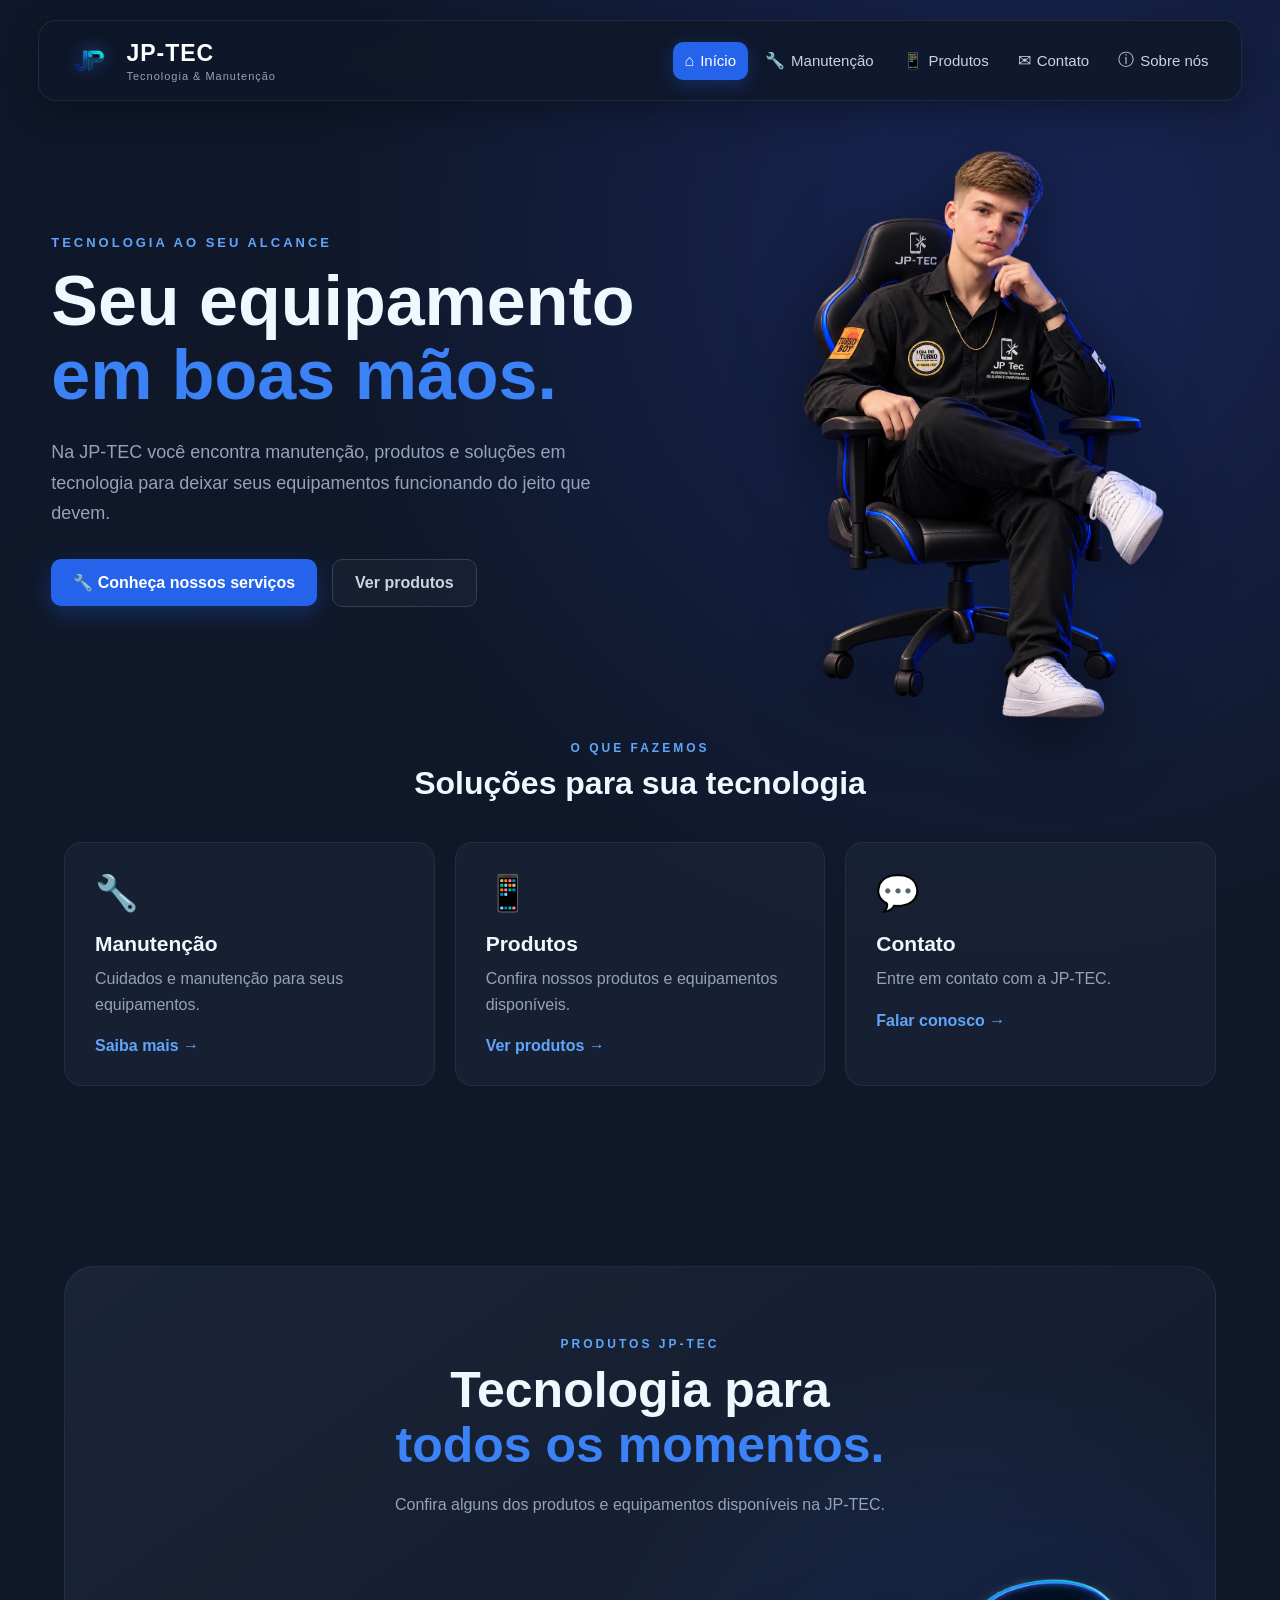
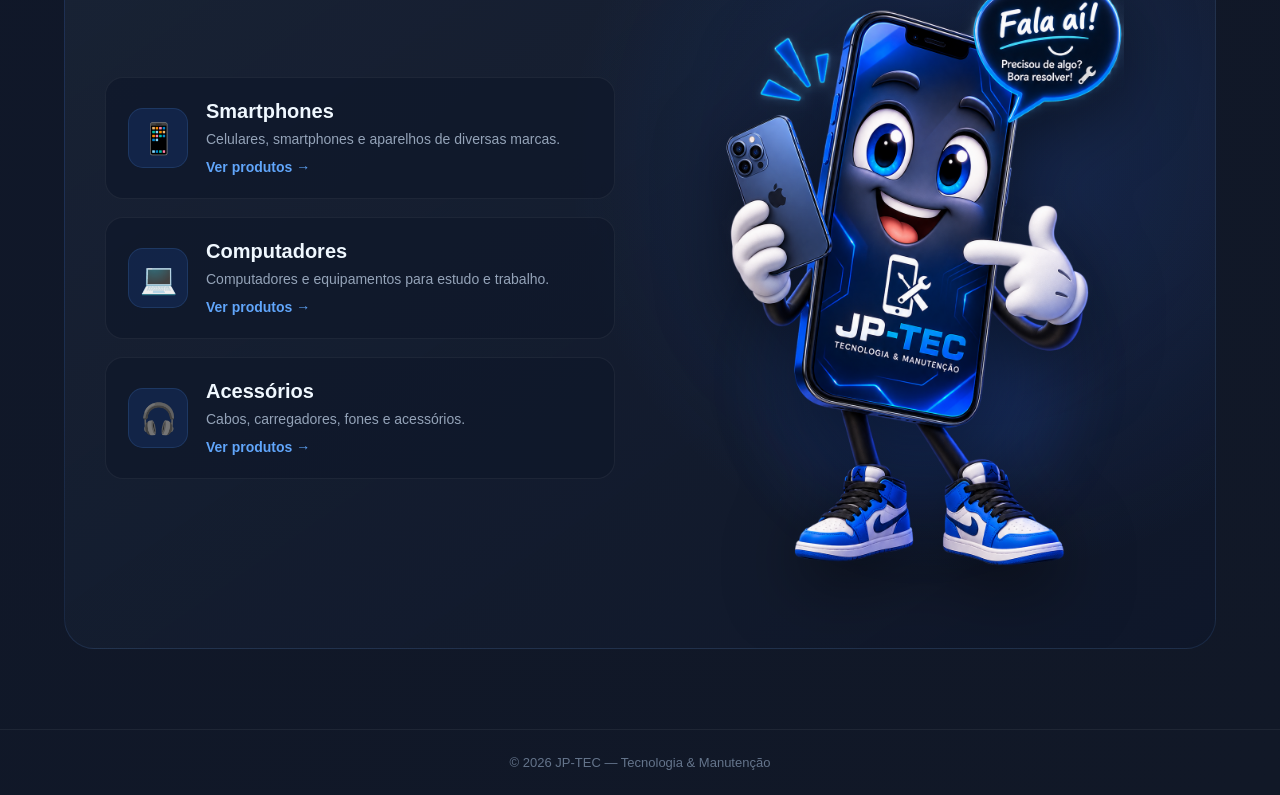
<file: index.html>
<!DOCTYPE html>
<html lang="pt-br">

<head>
    <meta charset="UTF-8">
    <meta name="viewport" content="width=device-width, initial-scale=1.0">

    <link rel="stylesheet" href="estilo.css">

    <title>JP-TEC | Tecnologia e Manutenção</title>
</head>

<body>

    <header id="cabecalho">

        <div id="introducao">
            <img id="logo" src="img/jp.png" alt="Logo da JP-TEC">

            <div>
                <h2>JP-TEC</h2>
                <span>Tecnologia & Manutenção</span>
            </div>
        </div>

        <nav id="paginas">

            <a class="links ativo" href="index.html">
                <span>⌂</span>
                Início
            </a>

            <a class="links" href="manutencao.html">
                <span>🔧</span>
                Manutenção
            </a>

            <a class="links" href="produtos.html">
                <span>📱</span>
                Produtos
            </a>

            <a class="links" href="contato.html">
                <span>✉</span>
                Contato
            </a>

            <a class="links" href="sobre.html">
                <span>ⓘ</span>
                Sobre nós
            </a>

        </nav>

    </header>


    <main>

        <section id="hero">

            <div id="hero-texto">

                <p class="subtitulo">TECNOLOGIA AO SEU ALCANCE</p>

                <h1>
                    Seu equipamento
                    <strong>em boas mãos.</strong>
                </h1>

                <p class="descricao">
                    Na JP-TEC você encontra manutenção,
                    produtos e soluções em tecnologia para
                    deixar seus equipamentos funcionando
                    do jeito que devem.
                </p>

                <div id="botoes">

                    <a href="manutencao.html" class="botao principal">
                        🔧 Conheça nossos serviços
                    </a>

                    <a href="produtos.html" class="botao secundario">
                        Ver produtos
                    </a>

                </div>

            </div>

<div id="personagem-container">

    <div class="personagem-glow"></div>

    <div id="personagem">
        <img 
            src="img/jp (2).png"
            alt="Personagem JP-TEC"
        >
    </div>

</div>

        </section>


        <section id="servicos">

            <div class="titulo-secao">

                <p>O QUE FAZEMOS</p>

                <h2>
                    Soluções para sua tecnologia
                </h2>

            </div>


            <div id="cards">

                <article class="card">

                    <div class="card-icone">
                        🔧
                    </div>

                    <h3>Manutenção</h3>

                    <p>
                        Cuidados e manutenção para
                        seus equipamentos.
                    </p>

                    <a href="manutencao.html">
                        Saiba mais →
                    </a>

                </article>


                <article class="card">

                    <div class="card-icone">
                        📱
                    </div>

                    <h3>Produtos</h3>

                    <p>
                        Confira nossos produtos e
                        equipamentos disponíveis.
                    </p>

                    <a href="produtos.html">
                        Ver produtos →
                    </a>

                </article>


                <article class="card">

                    <div class="card-icone">
                        💬
                    </div>

                    <h3>Contato</h3>

                    <p>
                        Entre em contato com a
                        JP-TEC.
                    </p>

                    <a href="contato.html">
                        Falar conosco →
                    </a>

                </article>

            </div>

        </section>

    </main>

<!-- ==================================================
     PRODUTOS + PERSONAGEM JP-TEC
================================================== -->

<section id="produtos-personagem">

    <div class="produtos-header">

        <p>PRODUTOS JP-TEC</p>

        <h2>
            Tecnologia para
            <strong>todos os momentos.</strong>
        </h2>

        <span>
            Confira alguns dos produtos e equipamentos
            disponíveis na JP-TEC.
        </span>

    </div>


    <div class="produtos-layout">

        <!-- =========================
             LISTA DE PRODUTOS
        ========================== -->

        <div class="produtos-lista">

            <article class="produto-item">

                <div class="produto-icon">
                    📱
                </div>

                <div class="produto-info">

                    <h3>Smartphones</h3>

                    <p>
                        Celulares, smartphones e
                        aparelhos de diversas marcas.
                    </p>

                    <a href="produtos.html">
                        Ver produtos →
                    </a>

                </div>

            </article>


            <article class="produto-item">

                <div class="produto-icon">
                    💻
                </div>

                <div class="produto-info">

                    <h3>Computadores</h3>

                    <p>
                        Computadores e equipamentos
                        para estudo e trabalho.
                    </p>

                    <a href="produtos.html">
                        Ver produtos →
                    </a>

                </div>

            </article>


            <article class="produto-item">

                <div class="produto-icon">
                    🎧
                </div>

                <div class="produto-info">

                    <h3>Acessórios</h3>

                    <p>
                        Cabos, carregadores,
                        fones e acessórios.
                    </p>

                    <a href="produtos.html">
                        Ver produtos →
                    </a>

                </div>

            </article>

        </div>


        <!-- =========================
             PERSONAGEM
        ========================== -->

        <div id="personagem-container">

            <div class="personagem-glow"></div>

            <div id="personagem">

                <img 
                    src="img/celular.png"
                    alt="Personagem JP-TEC"
                >

            </div>


        </div>

    </div>

</section>

<script src="script.js"></script>
    <footer>

        <p>
            © 2026 JP-TEC — Tecnologia & Manutenção
        </p>

    </footer>

</body>

</html>
</file>
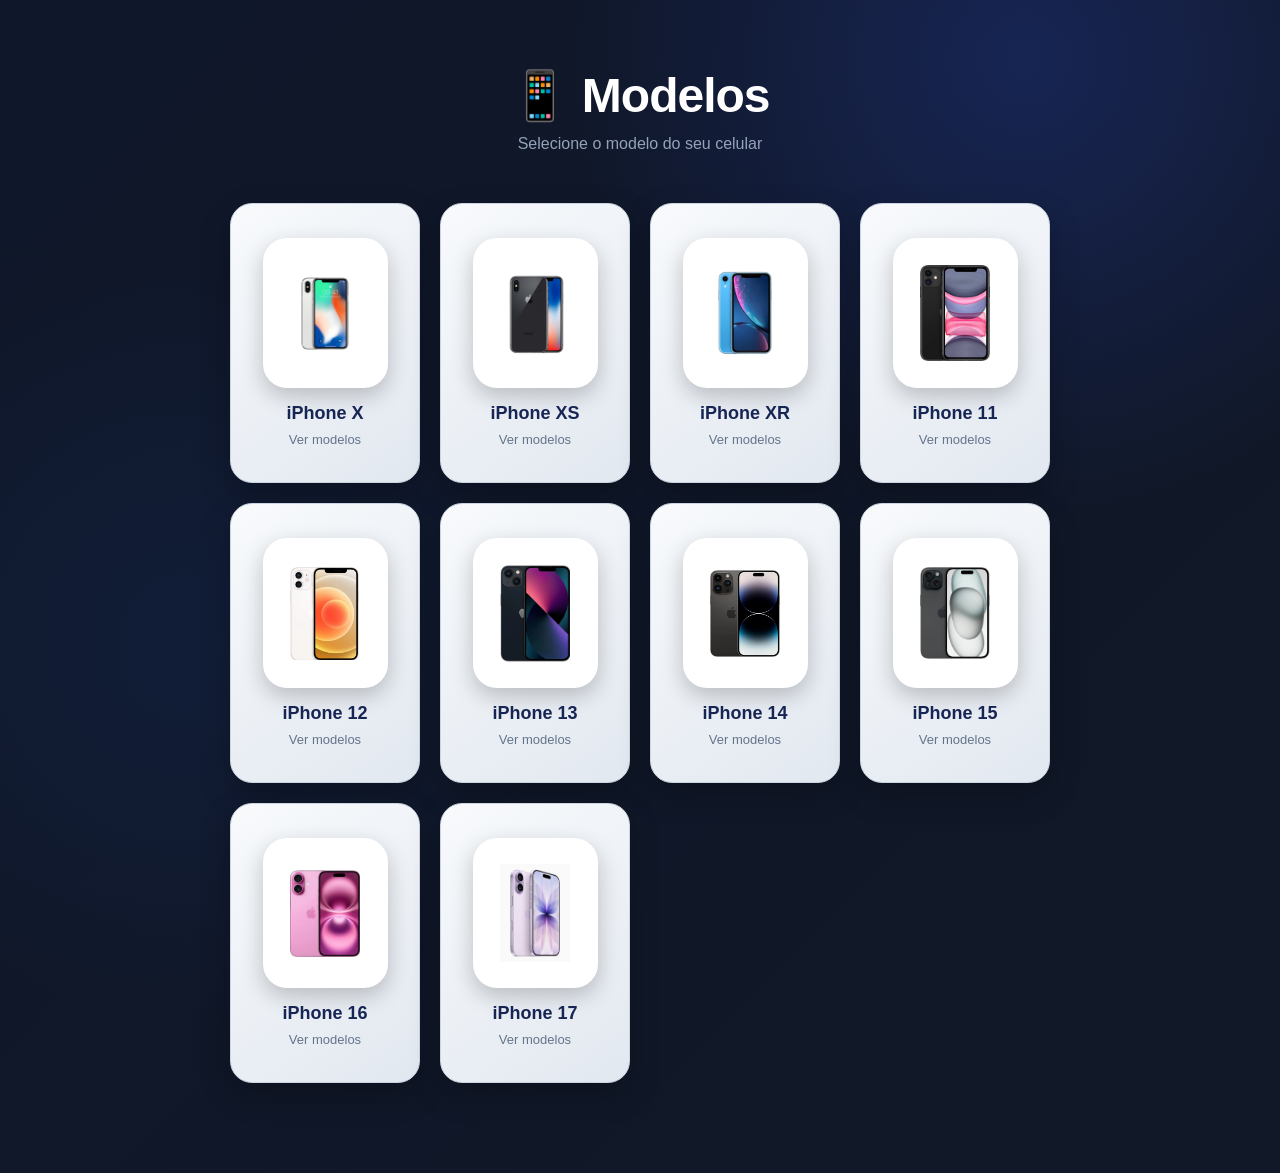
<file: apple.html>
<!DOCTYPE html>
<html lang="pt-br">
<head>
    <meta charset="UTF-8">
    <link rel="stylesheet" href="apple.css">
    <meta name="viewport" content="width=device-width, initial-scale=1.0">
    <title>Preços de Manutenção</title>
</head>

<body>

<div class="container">

    <section class="precos">

        <h1>📱 Modelos</h1>

        <p>Selecione o modelo do seu celular</p>

        <div class="celulares">

            <!-- IPHONE X -->
            <div class="celular-card"
                onclick="abrirModelos('iPhone X')">

                <div class="icone">
                    <img src="img/x.jpg" alt="iPhone X" width="100">
                </div>

                <h2>iPhone X</h2>

                <span>Ver modelos</span>
            </div>


            <!-- IPHONE XS -->
            <div class="celular-card"
                onclick="abrirModelos('iPhone XS')">

                <div class="icone">
                    <img src="img/xs.webp" alt="iPhone XS" width="90">
                </div>

                <h2>iPhone XS</h2>

                <span>Ver modelos</span>
            </div>


            <!-- IPHONE XR -->
            <div class="celular-card"
                onclick="abrirModelos('iPhone XR')">

                <div class="icone">
                    <img src="img/xr.webp" alt="iPhone XR" width="90">
                </div>

                <h2>iPhone XR</h2>

                <span>Ver modelos</span>
            </div>


            <!-- IPHONE 11 -->
            <div class="celular-card"
                onclick="abrirModelos('iPhone 11')">

                <div class="icone">
                    <img src="img/11.jpg" alt="iPhone 11" width="70">
                </div>

                <h2>iPhone 11</h2>

                <span>Ver modelos</span>
            </div>


            <!-- IPHONE 12 -->
            <div class="celular-card"
                onclick="abrirModelos('iPhone 12')">

                <div class="icone">
                    <img src="img/12.png" alt="iPhone 12" width="70">
                </div>

                <h2>iPhone 12</h2>

                <span>Ver modelos</span>
            </div>


            <!-- IPHONE 13 -->
            <div class="celular-card"
                onclick="abrirModelos('iPhone 13')">

                <div class="icone">
                    <img src="img/13.png" alt="iPhone 13" width="70">
                </div>

                <h2>iPhone 13</h2>

                <span>Ver modelos</span>
            </div>


            <!-- IPHONE 14 -->
            <div class="celular-card"
                onclick="abrirModelos('iPhone 14')">

                <div class="icone">
                    <img src="img/14.png" alt="iPhone 14" width="70">
                </div>

                <h2>iPhone 14</h2>

                <span>Ver modelos</span>
            </div>


            <!-- IPHONE 15 -->
            <div class="celular-card"
                onclick="abrirModelos('iPhone 15')">

                <div class="icone">
                    <img src="img/15.jpg" alt="iPhone 15" width="70">
                </div>

                <h2>iPhone 15</h2>

                <span>Ver modelos</span>
            </div>


            <!-- IPHONE 16 -->
            <div class="celular-card"
                onclick="abrirModelos('iPhone 16')">

                <div class="icone">
                    <img src="img/16.png" alt="iPhone 16" width="70">
                </div>

                <h2>iPhone 16</h2>

                <span>Ver modelos</span>
            </div>


            <!-- IPHONE 17 -->
            <div class="celular-card"
                onclick="abrirModelos('iPhone 17')">

                <div class="icone">
                    <img src="img/17.jpg" alt="iPhone 17" width="70">
                </div>

                <h2>iPhone 17</h2>

                <span>Ver modelos</span>
            </div>

        </div>

    </section>


    <!-- =================================
         ESCOLHA DO MODELO
    ================================== -->

    <div class="pagina-preco" id="paginaModelos">

        <div class="preco-card">

            <button class="fechar" onclick="fecharModelos()">
                ×
            </button>

            <div class="icone-grande">
                📱
            </div>

            <h2 id="tituloModelo">
                iPhone 13
            </h2>

            <p class="tipo-servico">
                Escolha a versão
            </p>

            <div class="opcoes-modelos" id="opcoesModelos">
            </div>

        </div>

    </div>


    <!-- =================================
         PÁGINA DO PREÇO
    ================================== -->

    <div class="pagina-preco" id="paginaPreco">

        <div class="preco-card">

            <button class="fechar" onclick="fecharPreco()">
                ×
            </button>

            <div class="icone-grande">
                📱
            </div>

            <h2 id="nomeCelular">
                iPhone 13
            </h2>

            <p class="tipo-servico">
              Descreva seu problema
            </p>

            <textarea id="problemaCelular" placeholder="Digite aqui o problema do seu celular...">
            
            </textarea>

            <a
                class="whatsapp"
                id="botaoWhatsapp"
                href="5577998384275"
                target="_blank"
            >
                💬 Solicitar orçamento
            </a>

        </div>

    </div>


</div>


<script>

    /*
    ==========================================
    MODELOS DISPONÍVEIS
    ==========================================
    */
const modelos = {

    "iPhone X": [
        "iPhone X"
    ],

    "iPhone XS": [
        "iPhone XS",
        "iPhone XS Max"
    ],

    "iPhone XR": [
        "iPhone XR"
    ],

    "iPhone 11": [
        "iPhone 11",
        "iPhone 11 Pro",
        "iPhone 11 Pro Max"
    ],

    "iPhone 12": [
        "iPhone 12",
        "iPhone 12 mini",
        "iPhone 12 Pro",
        "iPhone 12 Pro Max"
    ],

    "iPhone 13": [
        "iPhone 13",
        "iPhone 13 mini",
        "iPhone 13 Pro",
        "iPhone 13 Pro Max"
    ],

    "iPhone 14": [
        "iPhone 14",
        "iPhone 14 Plus",
        "iPhone 14 Pro",
        "iPhone 14 Pro Max"
    ],

    "iPhone 15": [
        "iPhone 15",
        "iPhone 15 Plus",
        "iPhone 15 Pro",
        "iPhone 15 Pro Max"
    ],

    "iPhone 16": [
        "iPhone 16",
        "iPhone 16 Plus",
        "iPhone 16 Pro",
        "iPhone 16 Pro Max"
    ],

    "iPhone 17": [
        "iPhone 17e",
        "iPhone 17",
        "iPhone 17 Air",
        "iPhone 17 Pro",
        "iPhone 17 Pro Max"
    ]

};
    /*
    ==========================================
    ABRIR LISTA DE MODELOS
    ==========================================
    */
function abrirModelos(modelo) {

    document.getElementById("tituloModelo").textContent = modelo;

    const container = document.getElementById("opcoesModelos");

    container.innerHTML = "";

    modelos[modelo].forEach(function(nome) {

        const botao = document.createElement("button");

        botao.className = "botao-modelo";

        botao.innerHTML = `
            <strong>${nome}</strong>
            <span>Solicitar orçamento</span>
        `;

        botao.onclick = function() {

            abrirPreco(nome);

        };

        container.appendChild(botao);

    });

    document
        .getElementById("paginaModelos")
        .classList.add("aberta");
}
    /*
    ==========================================
    FECHAR MODELOS
    ==========================================
    */

    function fecharModelos() {

        document.getElementById(   "paginaModelos"     ).classList.remove("aberta");

    }


    /*
    ==========================================
    ABRIR PREÇO
    ==========================================
    */
function abrirPreco(nome) {

    document.getElementById("nomeCelular").textContent = nome;

    // Limpa o campo quando abrir
    document.getElementById("problemaCelular").value = "";

    const botaoWhatsapp = document.getElementById("botaoWhatsapp");

    botaoWhatsapp.onclick = function(event) {

        event.preventDefault();

        const problema =
            document.getElementById("problemaCelular").value.trim();

        // Verifica se o cliente escreveu alguma coisa
        if (problema === "") {

            alert("Por favor, descreva o problema do celular.");

            return;

        }

        const mensagem =
            "Olá! Gostaria de solicitar um orçamento para o " +
            nome +
            ".\n\n" +
            "Problema apresentado: " +
            problema;

        const numero = "5577998384275";

        const link =
            "https://wa.me/" +
            numero +
            "?text=" +
            encodeURIComponent(mensagem);

        window.open(link, "_blank");

    };

    fecharModelos();

    document
        .getElementById("paginaPreco")
        .classList.add("aberta");
}

    /*
    ==========================================
    FECHAR PREÇO
    ==========================================
    */

    function fecharPreco() {

        document.getElementById(
            "paginaPreco"
        ).classList.remove("aberta");

    }


    /*
    ==========================================
    CLICAR FORA DO CARD
    ==========================================
    */

    document.getElementById(
        "paginaModelos"
    ).addEventListener(
        "click",
        function(event) {

            if (event.target === this) {

                fecharModelos();

            }

        }
    );


    document.getElementById(
        "paginaPreco"
    ).addEventListener(
        "click",
        function(event) {

            if (event.target === this) {

                fecharPreco();

            }

        }
    );

</script>

</body>
</html>
</file>
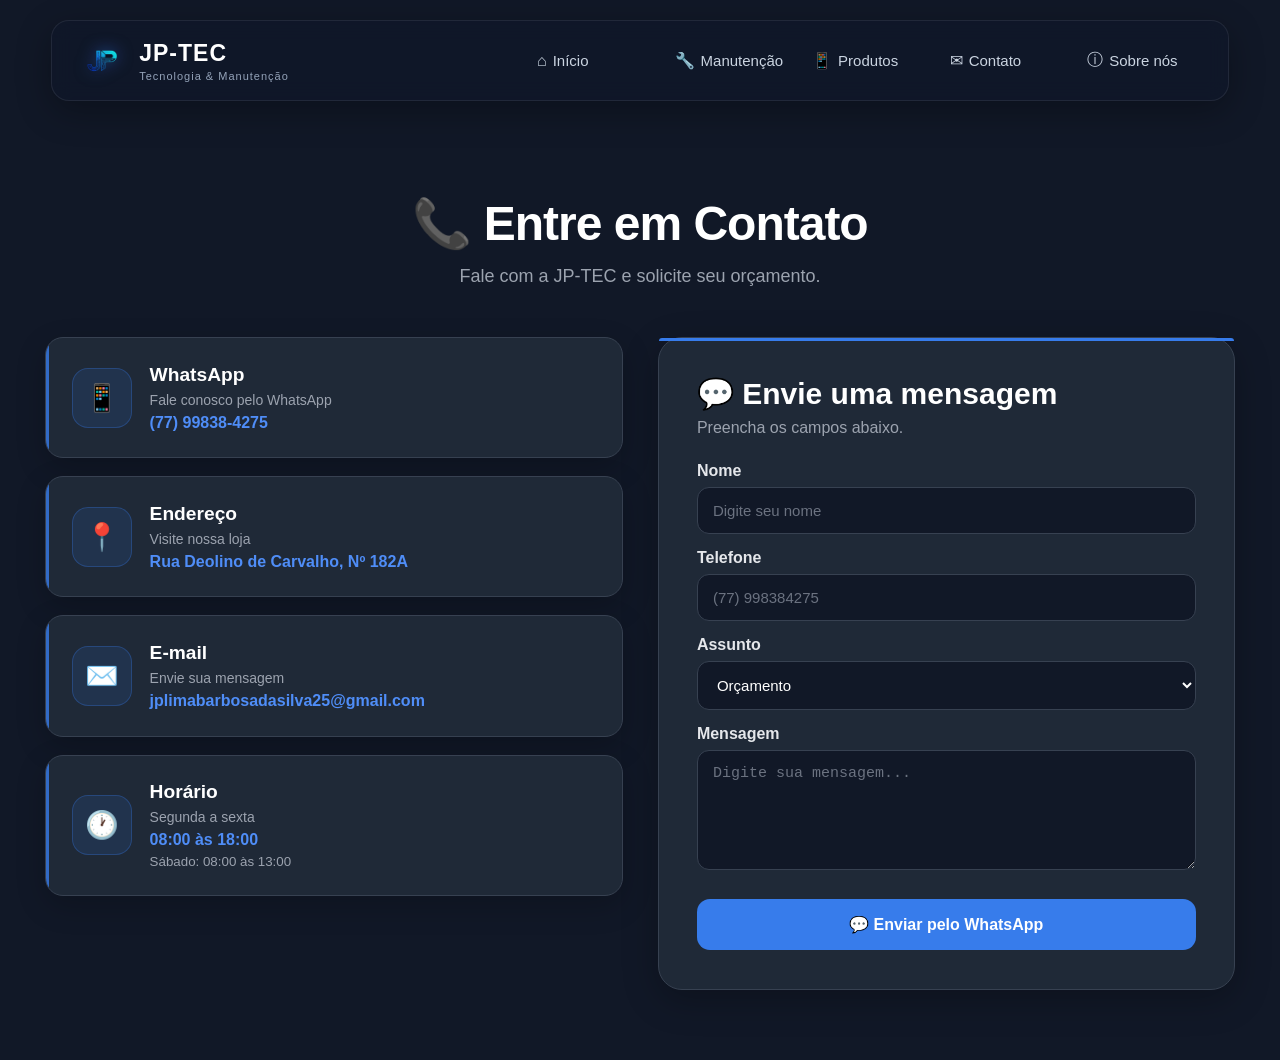
<file: contato.html>
<!DOCTYPE html>
<html lang="pt-br">

<head>
    <meta charset="UTF-8">

    <meta
        name="viewport"
        content="width=device-width, initial-scale=1.0"
    >

    <link rel="stylesheet" href="contato.css">
    <link rel="stylesheet" href="sobre.css">
    <title>Contato - JP-TEC</title>
</head>

<body>
<header id="cabecalho">

        <div id="introducao">
            <img id="logo" src="img/jp.png" alt="Logo da JP-TEC">

            <div>
                <h2>JP-TEC</h2>
                <span>Tecnologia & Manutenção</span>
            </div>
        </div>

        <nav id="paginas">

            <a class="links ativo" href="index.html">
                <span>⌂</span>
                Início
            </a>

            <a class="links" href="manutencao.html">
                <span>🔧</span>
                Manutenção
            </a>

            <a class="links" href="produtos.html">
                <span>📱</span>
                Produtos
            </a>

            <a class="links" href="contato.html">
                <span>✉</span>
                Contato
            </a>

            <a class="links" href="sobre.html">
                <span>ⓘ</span>
                Sobre nós
            </a>

        </nav>

    </header>
<div class="container">

    <!-- ================================
         CABEÇALHO
    ================================= -->

    <section class="cabecalho">

        <h1>📞 Entre em Contato</h1>

        <p>
            Fale com a JP-TEC e solicite seu orçamento.
        </p>

    </section>


    <!-- ================================
         ÁREA DE CONTATO
    ================================= -->

    <section class="contato">

        <div class="informacoes">

            <!-- WHATSAPP -->

            <div class="contato-card">

                <div class="icone">
                    📱
                </div>

                <div>

                    <h2>WhatsApp</h2>

                    <p>
                        Fale conosco pelo WhatsApp
                    </p>

                    <a
                        href="https://wa.me/5577998384275"
                        target="_blank"
                    >
                        (77) 99838-4275
                    </a>

                </div>

            </div>


            <!-- ENDEREÇO -->

            <div class="contato-card">

                <div class="icone">
                    📍
                </div>

                <div>

                    <h2>Endereço</h2>

                    <p>
                        Visite nossa loja
                    </p>

                    <span>
                        Rua Deolino de Carvalho, Nº 182A
                    </span>

                </div>

            </div>


            <!-- EMAIL -->

            <div class="contato-card">

                <div class="icone">
                    ✉️
                </div>

                <div>

                    <h2>E-mail</h2>

                    <p>
                        Envie sua mensagem
                    </p>

                    <a href="mailto:jplimabarbosadasilva25@gmail.com">
                        jplimabarbosadasilva25@gmail.com
                    </a>

                </div>

            </div>


            <!-- HORÁRIO -->

            <div class="contato-card">

                <div class="icone">
                    🕐
                </div>

                <div>

                    <h2>Horário</h2>

                    <p>
                        Segunda a sexta
                    </p>

                    <span>
                        08:00 às 18:00
                    </span>

                    <small>
                        Sábado: 08:00 às 13:00
                    </small>

                </div>

            </div>

        </div>


        <!-- ================================
             FORMULÁRIO
        ================================= -->

        <div class="formulario">

            <h2>💬 Envie uma mensagem</h2>

            <p>
                Preencha os campos abaixo.
            </p>


            <form id="formContato">

                <!-- NOME -->

                <label for="nome">
                    Nome
                </label>

                <input
                    type="text"
                    id="nome"
                    placeholder="Digite seu nome"
                    required
                >


                <!-- TELEFONE -->

                <label for="telefone">
                    Telefone
                </label>

                <input
                    type="tel"
                    id="telefone"
                    placeholder="(77) 998384275"
                    required
                >


                <!-- ASSUNTO -->

                <label for="assunto">
                    Assunto
                </label>

                <select id="assunto">

                    <option value="Orçamento">
                        Orçamento
                    </option>

                    <option value="Troca de vidro">
                        Troca de vidro
                    </option>

                    <option value="Manutenção">
                        Manutenção
                    </option>

                    <option value="Troca de tela">
                        Troca de tela
                    </option>

                    <option value="Outro">
                        Outro
                    </option>

                </select>


                <!-- MENSAGEM -->

                <label for="mensagem">
                    Mensagem
                </label>

                <textarea
                    id="mensagem"
                    rows="5"
                    placeholder="Digite sua mensagem..."
                    required
                ></textarea>


                <!-- BOTÃO -->

                <button type="submit">
                    💬 Enviar pelo WhatsApp
                </button>

            </form>

        </div>

    </section>

</div>


<script>

document
    .getElementById("formContato")
    .addEventListener(
        "submit",
        function(event) {

            event.preventDefault();


            /*
            ==================================
            PEGAR INFORMAÇÕES DO FORMULÁRIO
            ==================================
            */

            const nome =
                document.getElementById("nome").value;

            const telefone =
                document.getElementById("telefone").value;

            const assunto =
                document.getElementById("assunto").value;

            const mensagem =
                document.getElementById("mensagem").value;


            /*
            ==================================
            NÚMERO DA JP-TEC
            ==================================
            */

            const numero =
                "5577998384275";


            /*
            ==================================
            MENSAGEM
            ==================================
            */

            const texto =

                "Olá! Vim pelo site da JP-TEC." +

                "\n\n" +

                "👤 Nome: " +
                nome +

                "\n📱 Telefone: " +
                telefone +

                "\n📌 Assunto: " +
                assunto +

                "\n💬 Mensagem: " +
                mensagem;


            /*
            ==================================
            CRIAR LINK DO WHATSAPP
            ==================================
            */

            const link =

                "https://wa.me/" +
                numero +
                "?text=" +
                encodeURIComponent(texto);


            /*
            ==================================
            ABRIR WHATSAPP
            ==================================
            */

            window.open(
                link,
                "_blank"
            );

        }
    );

</script>


</body>
</html>
</file>
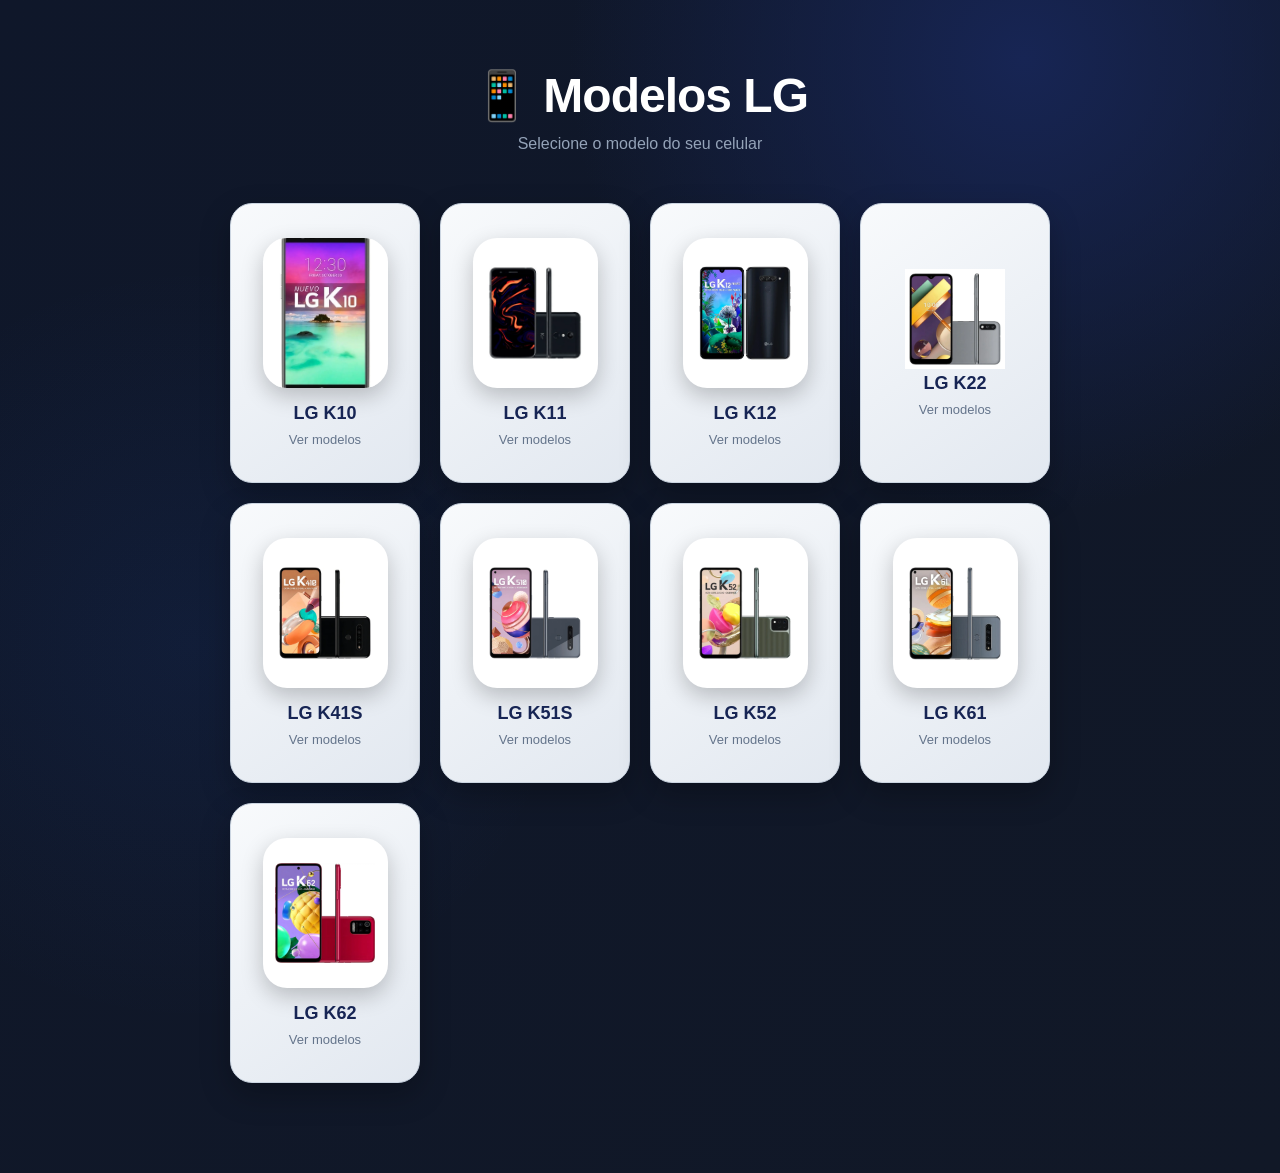
<file: lg.html>
<!DOCTYPE html>
<html lang="pt-br">
<head>
    <meta charset="UTF-8">
    <meta name="viewport" content="width=device-width, initial-scale=1.0">

    <link rel="stylesheet" href="lg.css">

    <title>JP-TEC - LG</title>
</head>

<body>

<div class="container">

    <section class="precos">

        <h1>📱 Modelos LG</h1>

        <p>Selecione o modelo do seu celular</p>

        <div class="celulares">

            <!-- LG K10 -->
            <div class="celular-card"
                onclick="abrirModelos('LG K10')">
                <div class="icone">
                    <img class="imagem" src="img/l10.webp" alt="LG K10">
                </div>
                <h2>LG K10</h2>
                <span>Ver modelos</span>
            </div>

            <!-- LG K11 -->
            <div class="celular-card"
                onclick="abrirModelos('LG K11')">
                <div class="icone">
                    <img class="imagem"  src="img/lgk11.webp" alt="LG K11">
                </div>
                <h2>LG K11</h2>
                <span>Ver modelos</span>
            </div>

            <!-- LG K12 -->
            <div class="celular-card"
                onclick="abrirModelos('LG K12')">
                <div class="icone">
                    <img class="imagem"  src="img/lgk12.webp" alt="LG K12">
                </div>
                <h2>LG K12</h2>
                <span>Ver modelos</span>
            </div>


            <!-- LG K22 -->
            <div class="celular-card"
                onclick="abrirModelos('LG K22')">
                <div class="imagem" class="icone">
                    <img class="imagem" src="img/lgk22.webp" alt="LG K22">
                </div>
                <h2>LG K22</h2>
                <span>Ver modelos</span>
            </div>

            <!-- LG K41S -->
            <div class="celular-card"
                onclick="abrirModelos('LG K41S')">
                <div class="icone">
                    <img src="img/lgk41s.webp" alt="LG K41S"class="imagem" >
                </div>
                <h2>LG K41S</h2>
                <span>Ver modelos</span>
            </div>

        

            <!-- LG K51S -->
            <div class="celular-card"
                onclick="abrirModelos('LG K51S')">
                <div class="icone">
                    <img src="img/lgk51.webp" class="imagem"  alt="LG K51S">
                </div>
                <h2>LG K51S</h2>
                <span>Ver modelos</span>
            </div>

            <!-- LG K52 -->
            <div class="celular-card"
                onclick="abrirModelos('LG K52')">
                <div class="icone">
                    <img src="img/lgk52.webp"class="imagem"  alt="LG K52">
                </div>
                <h2>LG K52</h2>
                <span>Ver modelos</span>
            </div>

            <!-- LG K61 -->
            <div class="celular-card"
                onclick="abrirModelos('LG K61')">
                <div class="icone">
                    <img src="img/lgk61.webp" class="imagem" alt="LG K61">
                </div>
                <h2>LG K61</h2>
                <span>Ver modelos</span>
            </div>

            <!-- LG K62 -->
            <div class="celular-card"
                onclick="abrirModelos('LG K62')">
                <div class="icone">
                    <img src="img/lgk62.webp" class="imagem"  alt="LG K62">
                </div>
                <h2>LG K62</h2>
                <span>Ver modelos</span>
            </div>


        </div>

    </section>


    <!-- JANELA DOS MODELOS -->

    <div class="pagina-preco" id="paginaModelos">

        <div class="preco-card">

            <button class="fechar" onclick="fecharModelos()">
                ×
            </button>

            <div class="icone-grande">
                📱
            </div>

            <h2 id="tituloModelo">
                LG K10
            </h2>

            <p class="tipo-servico">
                Escolha a versão
            </p>

            <div class="opcoes-modelos" id="opcoesModelos">
            </div>

        </div>

    </div>

<!-- PÁGINA DO ORÇAMENTO -->

<div class="pagina-preco" id="paginaPreco">

    <div class="preco-card">

        <button class="fechar" onclick="fecharPreco()">
            ×
        </button>

        <div class="icone-grande">
            📱
        </div>

        <h2 id="nomeCelular">
            LG K10
        </h2>

        <p class="tipo-servico">
            Descreva o problema do aparelho
        </p>

        <textarea
            id="problemaCelular"
            placeholder="Digite aqui o problema do seu celular..."
            rows="5"
        ></textarea>

        <a
            class="whatsapp"
            id="botaoWhatsapp"
            href="#"
        >
            💬 Solicitar orçamento
        </a>

    </div>

</div>

</div>


<script>

const modelos = {

    "LG K10": [
        "LG K10",
        "LG K10 Power"
    ],

    "LG K11": [
        "LG K11",
        "LG K11+"
    ],

    "LG K12": [
        "LG K12",
        "LG K12+"
    ],

    "LG K12+": [
        "LG K12+"
    ],

    "LG K22": [
        "LG K22",
        "LG K22+"
    ],

    "LG K40": [
        "LG K40",
        "LG K40S"
    ],

    "LG K41S": [
        "LG K41S"
    ],

    "LG K50S": [
        "LG K50S"
    ],

    "LG K51S": [
        "LG K51S"
    ],

    "LG K52": [
        "LG K52"
    ],

    "LG K61": [
        "LG K61"
    ],

    "LG K62": [
        "LG K62",
        "LG K62+"
    ],

    "LG G6": [
        "LG G6"
    ],

    "LG G7": [
        "LG G7 ThinQ"
    ],

    "LG G8": [
        "LG G8 ThinQ"
    ],

    "LG V30": [
        "LG V30"
    ],

    "LG V40": [
        "LG V40 ThinQ"
    ],

    "LG V50": [
        "LG V50 ThinQ"
    ],

    "LG V60": [
        "LG V60 ThinQ"
    ],

    "LG Wing": [
        "LG Wing"
    ]

};
function abrirModelos(modelo) {

    document.getElementById("tituloModelo").textContent = modelo;

    const container =
        document.getElementById("opcoesModelos");

    container.innerHTML = "";

    modelos[modelo].forEach(function(nome) {

        const botao =
            document.createElement("button");

        botao.className = "botao-modelo";

        botao.innerHTML = `
            <strong>${nome}</strong>
            <span>Solicitar orçamento</span>
        `;

        botao.onclick = function() {
            abrirPreco(nome);
        };

        container.appendChild(botao);

    });

    document
        .getElementById("paginaModelos")
        .classList.add("aberta");
}


function fecharModelos() {

    document.getElementById(
        "paginaModelos"
    ).classList.remove("aberta");

}

function abrirPreco(nome) {

    document.getElementById("nomeCelular").textContent = nome;

    document.getElementById("problemaCelular").value = "";

    const botaoWhatsapp =
        document.getElementById("botaoWhatsapp");

    botaoWhatsapp.onclick = function(event) {

        event.preventDefault();

        const problema =
            document
                .getElementById("problemaCelular")
                .value
                .trim();

        if (problema === "") {

            alert(
                "Por favor, descreva o problema do celular."
            );

            return;
        }

        const numero =
            "5577998384275";

        const mensagem =
            "Olá! Gostaria de solicitar um orçamento para o " +
            nome +
            ".\n\n" +
            "Problema apresentado:\n" +
            problema;

        const link =
            "https://wa.me/" +
            numero +
            "?text=" +
            encodeURIComponent(mensagem);

        window.open(link, "_blank");

    };

    fecharModelos();

    document
        .getElementById("paginaPreco")
        .classList.add("aberta");
}

function fecharPreco() {

    document.getElementById(
        "paginaPreco"
    ).classList.remove("aberta");

}


document.getElementById(
    "paginaModelos"
).addEventListener(
    "click",
    function(event) {

        if (event.target === this) {
            fecharModelos();
        }

    }
);


document.getElementById(
    "paginaPreco"
).addEventListener(
    "click",
    function(event) {

        if (event.target === this) {
            fecharPreco();
        }

    }
);

</script>

</body>
</html>
</file>
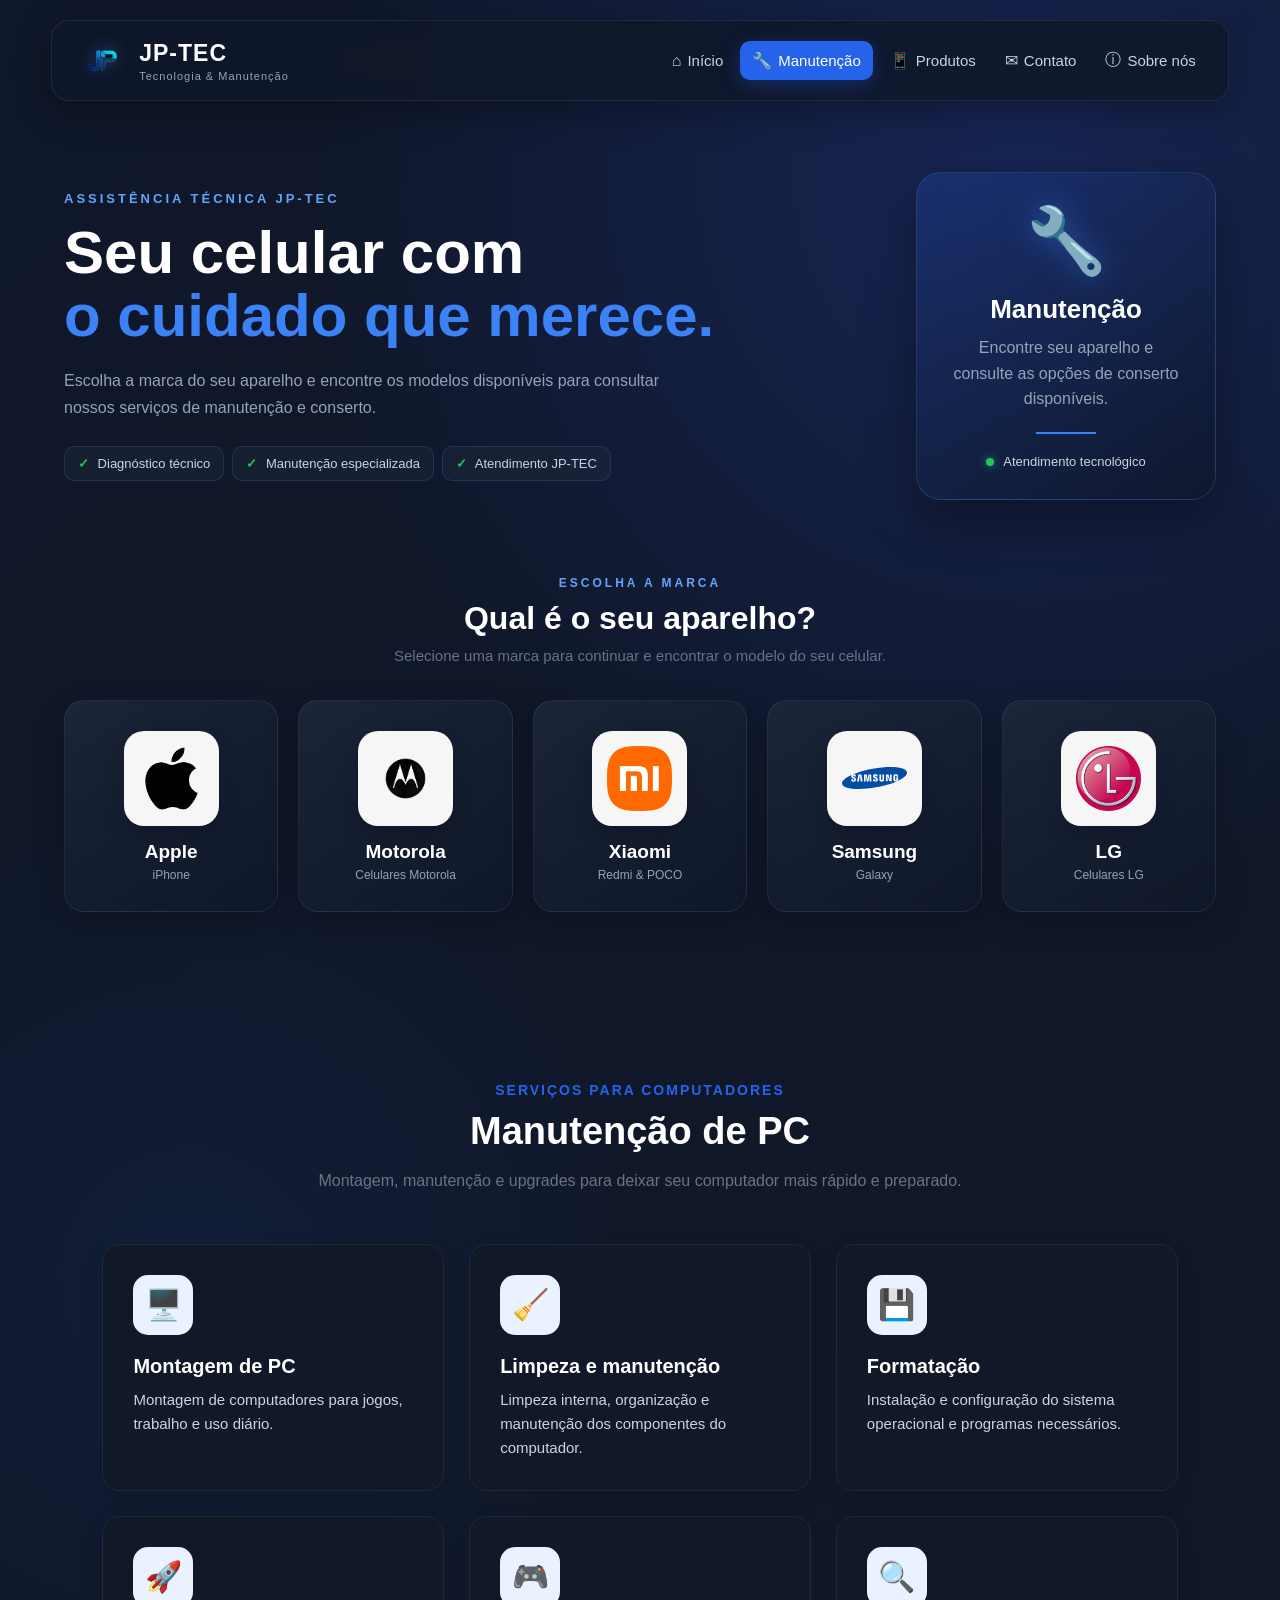
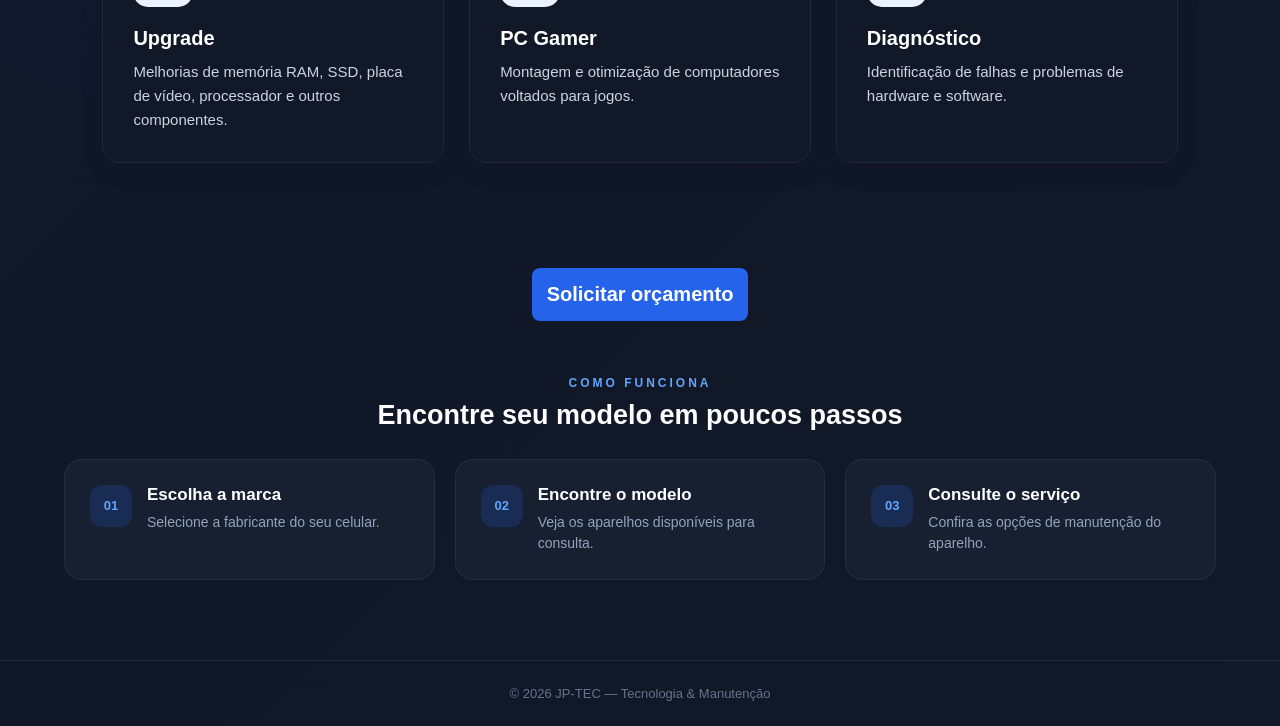
<file: manutencao.html>
<!DOCTYPE html>
<html lang="pt-br">

<head>
    <meta charset="UTF-8">
    <meta name="viewport" content="width=device-width, initial-scale=1.0">

    <link rel="stylesheet" href="manutencao.css">

    <title>JP-TEC | Manutenção</title>
</head>

<body>

    <header id="cabecalho">

        <div id="introducao">

            <img id="logo" src="img/jp.png" alt="Logo da JP-TEC">

            <div>
                <h2>JP-TEC</h2>
                <span>Tecnologia & Manutenção</span>
            </div>

        </div>


        <nav id="paginas">

            <a class="links" href="index.html">
                <span>⌂</span>
                Início
            </a>

            <a class="links ativo" href="manutencao.html">
                <span>🔧</span>
                Manutenção
            </a>

            <a class="links" href="produtos.html">
                <span>📱</span>
                Produtos
            </a>

            <a class="links" href="contato.html">
                <span>✉</span>
                Contato
            </a>

            <a class="links" href="sobre.html">
                <span>ⓘ</span>
                Sobre nós
            </a>

        </nav>

    </header>


    <main>

        <section id="hero-manutencao">

            <div id="hero-texto">

                <p class="subtitulo">
                    ASSISTÊNCIA TÉCNICA JP-TEC
                </p>

                <h1>
                    Seu celular com
                    <strong>o cuidado que merece.</strong>
                </h1>

                <p class="descricao">
                    Escolha a marca do seu aparelho e encontre os modelos
                    disponíveis para consultar nossos serviços de manutenção
                    e conserto.
                </p>


                <div id="indicadores">

                    <div class="indicador">
                        <span>✓</span>
                        Diagnóstico técnico
                    </div>

                    <div class="indicador">
                        <span>✓</span>
                        Manutenção especializada
                    </div>

                    <div class="indicador">
                        <span>✓</span>
                        Atendimento JP-TEC
                    </div>

                </div>

            </div>


            <div id="hero-card">

                <div class="icone-tecnologia">
                    🔧
                </div>

                <h3>Manutenção</h3>

                <p>
                    Encontre seu aparelho e consulte
                    as opções de conserto disponíveis.
                </p>

                <div class="linha"></div>

                <div class="status">
                    <span></span>
                    Atendimento tecnológico
                </div>

            </div>

        </section>



        <section id="marcas">

            <div class="titulo-secao">

                <p>ESCOLHA A MARCA</p>

                <h2>Qual é o seu aparelho?</h2>

                <span>
                    Selecione uma marca para continuar e encontrar
                    o modelo do seu celular.
                </span>

            </div>


            <div id="tipodocelular">


                <article class="tipo">

                    <a href="apple.html">

                        <div class="icone-marca">
                            <img src="img/apple.png" alt="Apple">
                        </div>

                        <h3>Apple</h3>

                        <span>iPhone</span>

                    </a>

                </article>



                <article class="tipo">

                    <a href="motorola.html">

                        <div class="icone-marca">
                            <img src="img/motorola.png" alt="Motorola">
                        </div>

                        <h3>Motorola</h3>

                        <span>Celulares Motorola</span>

                    </a>

                </article>



                <article class="tipo">

                    <a href="xiaomi.html">

                        <div class="icone-marca">
                            <img src="img/Xiaomi.webp" alt="Xiaomi">
                        </div>

                        <h3>Xiaomi</h3>

                        <span>Redmi & POCO</span>

                    </a>

                </article>



                <article class="tipo">

                    <a href="samsung.html">

                        <div class="icone-marca">
                            <img src="img/Samsung.svg" alt="Samsung">
                        </div>

                        <h3>Samsung</h3>

                        <span>Galaxy</span>

                    </a>

                </article>



                <article class="tipo">

                    <a href="lg.html">

                        <div class="icone-marca">
                            <img src="img/lg.webp" alt="LG">
                        </div>

                        <h3>LG</h3>

                        <span>Celulares LG</span>

                    </a>

                </article>


            </div>

        </section>

<!-- ==========================================
     SERVIÇOS PARA PC
========================================== -->

<section id="servicos-pc">

    <div class="titulo-secao">

        <p>SERVIÇOS PARA COMPUTADORES</p>

        <h2>Manutenção de PC</h2>

        <span>
            Montagem, manutenção e upgrades para deixar
            seu computador mais rápido e preparado.
        </span>

    </div>


    <div class="servicos-grid">

        <article class="servico-card">

            <div class="servico-icone">
                🖥️
            </div>

            <h3>Montagem de PC</h3>

            <p>
                Montagem de computadores para jogos,
                trabalho e uso diário.
            </p>

        </article>


        <article class="servico-card">

            <div class="servico-icone">
                🧹
            </div>

            <h3>Limpeza e manutenção</h3>

            <p>
                Limpeza interna, organização e manutenção
                dos componentes do computador.
            </p>

        </article>


        <article class="servico-card">

            <div class="servico-icone">
                💾
            </div>

            <h3>Formatação</h3>

            <p>
                Instalação e configuração do sistema
                operacional e programas necessários.
            </p>

        </article>


        <article class="servico-card">

            <div class="servico-icone">
                🚀
            </div>

            <h3>Upgrade</h3>

            <p>
                Melhorias de memória RAM, SSD, placa de vídeo,
                processador e outros componentes.
            </p>

        </article>


        <article class="servico-card">

            <div class="servico-icone">
                🎮
            </div>

            <h3>PC Gamer</h3>

            <p>
                Montagem e otimização de computadores
                voltados para jogos.
            </p>

        </article>


        <article class="servico-card">

            <div class="servico-icone">
                🔍
            </div>

            <h3>Diagnóstico</h3>

            <p>
                Identificação de falhas e problemas
                de hardware e software.
            </p>

        </article>

    </div>

            
</section>

<a  href="https://wa.me/5577998384275" target="_blank" class="botao-solicitar"> Solicitar orçamento </a>


        <section id="processo">

            <div class="titulo-secao pequeno">

                <p>COMO FUNCIONA</p>

                <h2>Encontre seu modelo em poucos passos</h2>

            </div>


            <div id="passos">


                <div class="passo">

                    <div class="numero">01</div>

                    <div>

                        <h3>Escolha a marca</h3>

                        <p>
                            Selecione a fabricante do seu celular.
                        </p>

                    </div>

                </div>



                <div class="passo">

                    <div class="numero">02</div>

                    <div>

                        <h3>Encontre o modelo</h3>

                        <p>
                            Veja os aparelhos disponíveis para consulta.
                        </p>

                    </div>

                </div>



                <div class="passo">

                    <div class="numero">03</div>

                    <div>

                        <h3>Consulte o serviço</h3>

                        <p>
                            Confira as opções de manutenção do aparelho.
                        </p>

                    </div>

                </div>


            </div>

        </section>

    </main>


    <footer>

        <p>
            © 2026 JP-TEC — Tecnologia & Manutenção
        </p>

    </footer>
    
    <script>
        
const botao = document.getElementById("botaoWhatsapp");

botao.addEventListener("click", function(event) {

    event.preventDefault();

    const numero = "5577998384275";

    const mensagem = `Olá! Sou cliente da JP-TEC.

Gostaria de solicitar um orçamento para meu computador.

Equipamento:
Problema apresentado:

Aguardo o orçamento. Obrigado!`;

    const link = "https://wa.me/" + numero + "?text=" + encodeURIComponent(mensagem);

    window.open(link, "_blank");
});
</script>
</body>

</html>
</file>
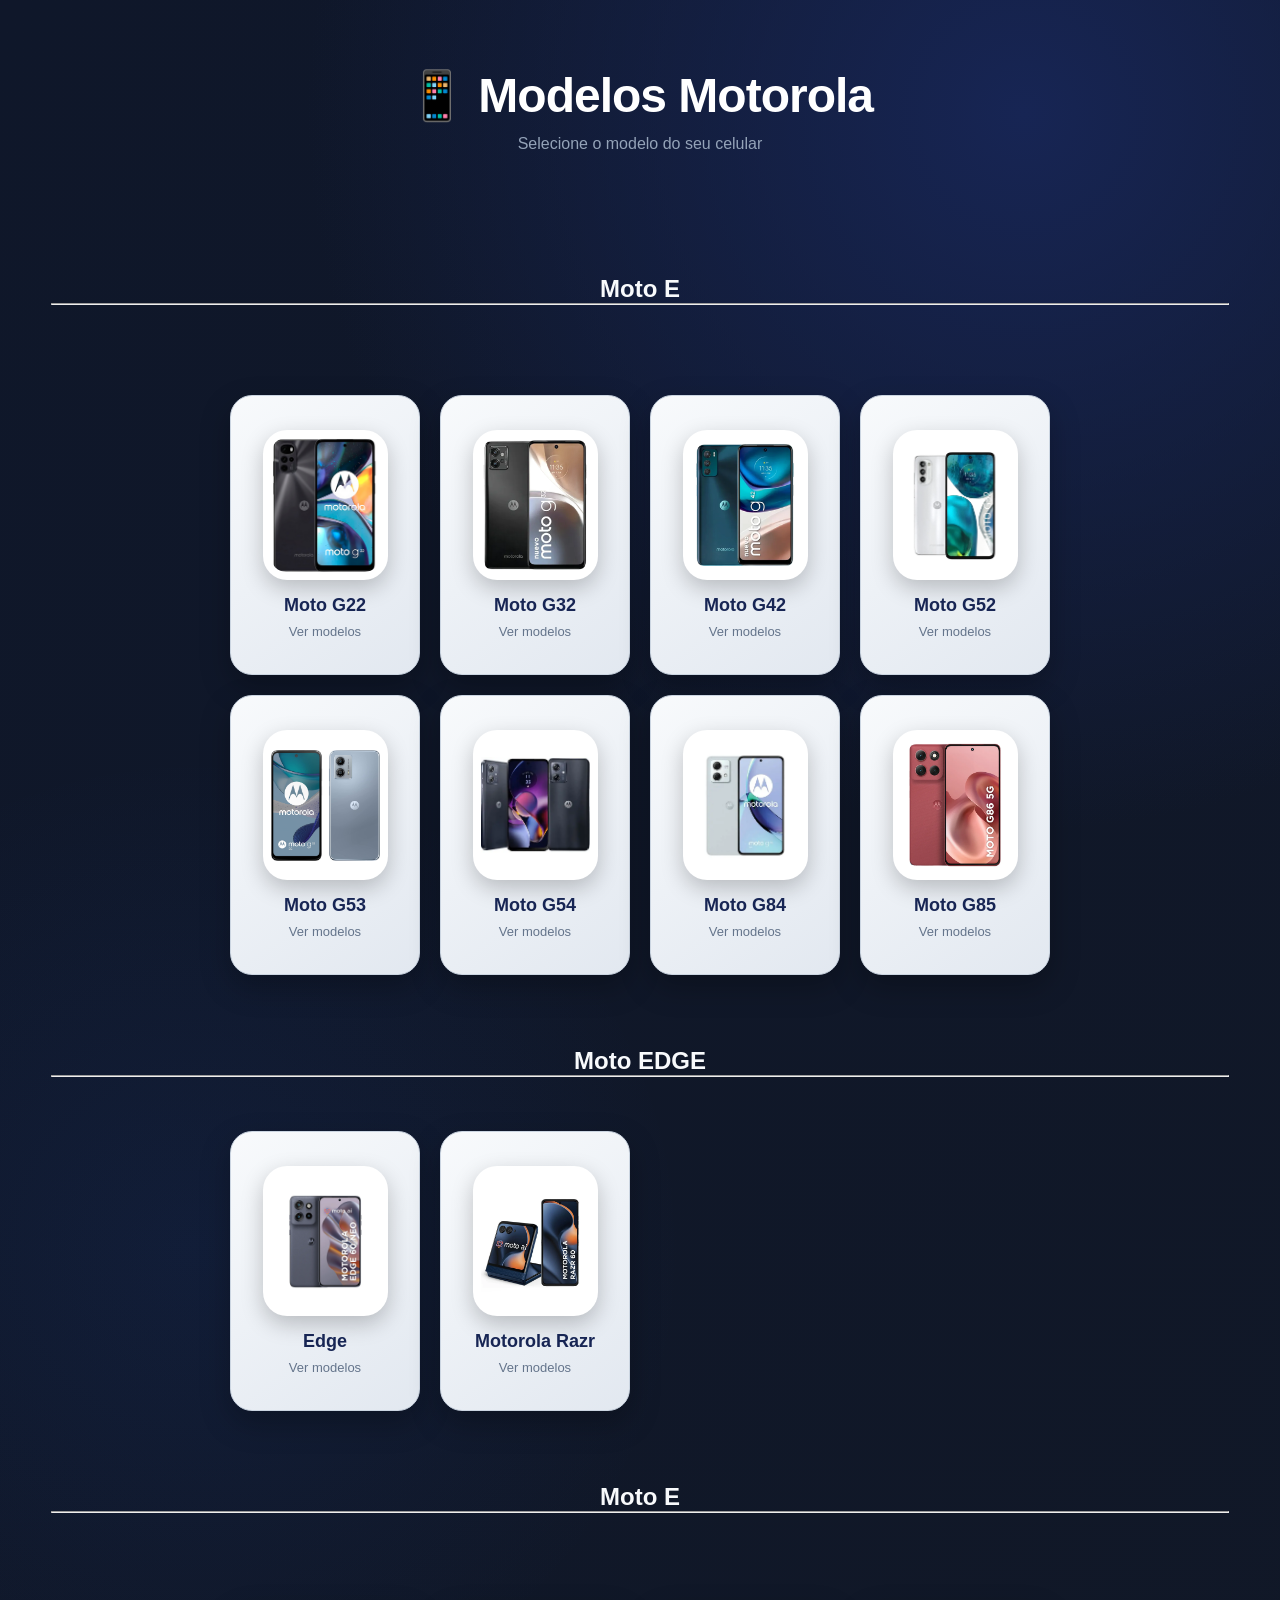
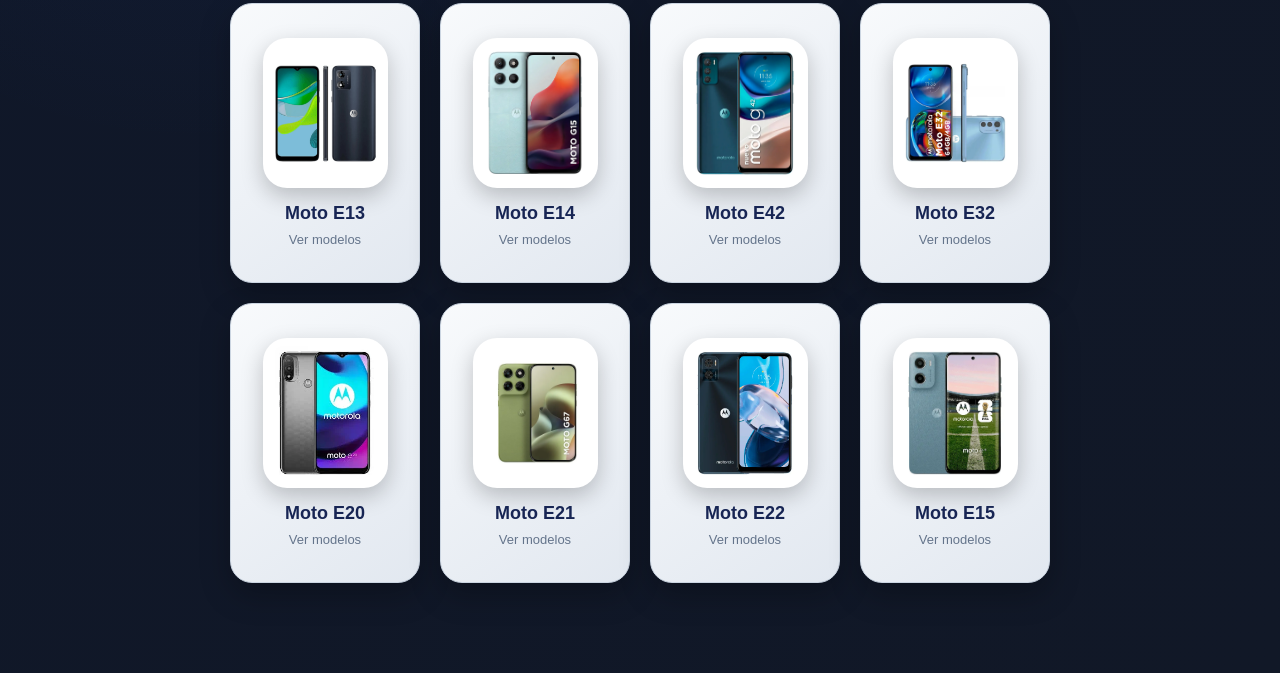
<file: motorola.html>
<!DOCTYPE html>
<html lang="pt-br">

<head>
    <meta charset="UTF-8">

    <meta name="viewport" content="width=device-width, initial-scale=1.0">

    <link rel="stylesheet" href="motorola.css">

    <title>Preços Motorola - JP-TEC</title>
</head>

<body>

<div class="container">

    <section class="precos">

        <h1>📱 Modelos Motorola</h1>

        <p>Selecione o modelo do seu celular</p>

<br><br> <br><br>
            <h2>Moto E</h2>
            <hr>
            <br><br><br><br>
            <br>
        <div class="celulares">

            <!-- MOTO G22 -->
            <div class="celular-card"
                onclick="abrirModelos('Moto G22')">

                <div class="icone">
                    <img src="img/motg22.png" alt="Moto G22">
                </div>

                <h2>Moto G22</h2>

                <span>Ver modelos</span>

            </div>


            <!-- MOTO G32 -->
            <div class="celular-card"
                onclick="abrirModelos('Moto G32')">

                <div class="icone">
                    <img src="img/g32.png" alt="Moto G32">
                </div>

                <h2>Moto G32</h2>

                <span>Ver modelos</span>

            </div>


            <!-- MOTO G42 -->
            <div class="celular-card"
                onclick="abrirModelos('Moto G42')">

                <div class="icone">
                    <img src="img/g42.png" alt="Moto G42">
                </div>

                <h2>Moto G42</h2>

                <span>Ver modelos</span>

            </div>


            <!-- MOTO G52 -->
            <div class="celular-card"
                onclick="abrirModelos('Moto G52')">

                <div class="icone">
                    <img src="img/g52.png" alt="Moto G52">
                </div>

                <h2>Moto G52</h2>

                <span>Ver modelos</span>

            </div>


            <!-- MOTO G53 -->
            <div class="celular-card"
                onclick="abrirModelos('Moto G53')">

                <div class="icone">
                    <img src="img/m53.jpg" alt="Moto G53">
                </div>

                <h2>Moto G53</h2>

                <span>Ver modelos</span>

            </div>


            <!-- MOTO G54 -->
            <div class="celular-card"
                onclick="abrirModelos('Moto G54')">

                <div class="icone">
                    <img src="img/m54.webp" alt="Moto G54">
                </div>

                <h2>Moto G54</h2>

                <span>Ver modelos</span>

            </div>


            <!-- MOTO G84 -->
            <div class="celular-card"
                onclick="abrirModelos('Moto G84')">

                <div class="icone">
                    <img src="img/m84.webp" alt="Moto G84">
                </div>

                <h2>Moto G84</h2>

                <span>Ver modelos</span>

            </div>


            <!-- MOTO G85 -->
            <div class="celular-card"
                onclick="abrirModelos('Moto G85')">

                <div class="icone">
                    <img src="img/m85.webp" alt="Moto G85">
                </div>

                <h2>Moto G85</h2>

                <span>Ver modelos</span>

            </div>

        </div>
        <br><br><br>
        <br>
        <h2>Moto EDGE</h2>
        <hr>
        <br><br><br>
         <div class="celulares">
            <!-- EDGE 40 -->
            <div class="celular-card"
                onclick="abrirModelos('Motorola Edge')">

                <div class="icone">
                    <img src="img/edge.webp" alt="Motorola Edge 40">
                </div>

                <h2>Edge</h2>

                <span>Ver modelos</span>

            </div>


            <!-- RAZR -->
            <div class="celular-card"
                onclick="abrirModelos('Motorola Razr')">

                <div class="icone">
                    <img src="img/mraz.webp" alt="Motorola Razr">
                </div>

                <h2>Motorola Razr</h2>

                <span>Ver modelos</span>

            </div>
            </div>
            <br><br> <br><br>
            <h2>Moto E</h2>
            <hr>
            <br><br><br><br>
            <br>
            <div class="celulares">
             <div class="celular-card"
                onclick="abrirModelos('Moto E13')">

                <div class="icone">
                    <img src="img/MotoE13.jpg" alt="Motorola Edge 40">
                </div>

                <h2>Moto E13</h2>

                <span>Ver modelos</span>

            </div> 

             <div class="celular-card"
                onclick="abrirModelos('Moto E14')">

                <div class="icone">
                    <img src="img/MotoE14.webp" alt="Motorola Edge 40">
                </div>

                <h2>Moto E14</h2>

                <span>Ver modelos</span>

            </div> 

            <div class="celular-card"
                onclick="abrirModelos('Moto E42')">

                <div class="icone">
                    <img src="img/E42.webp" alt="Motorola Edge 40">
                </div>

                <h2>Moto E42</h2>

                <span>Ver modelos</span>

            </div> 

            <div class="celular-card"
                onclick="abrirModelos('Moto E32')">

                <div class="icone">
                    <img src="img/E32.webp" alt="Motorola Edge 40">
                </div>

                <h2>Moto E32</h2>

                <span>Ver modelos</span>

            </div> 
        

        <div class="celular-card"
                onclick="abrirModelos('Moto E20')">

                <div class="icone">
                    <img src="img/motoE20.webp" alt="Motorola Edge 40">
                </div>

                <h2>Moto E20</h2>

                <span>Ver modelos</span>

            </div>


            <div class="celular-card"
                onclick="abrirModelos('Moto E21')">

                <div class="icone">
                    <img src="img/motoE21.webp" alt="Motorola Edge 40">
                </div>

                <h2>Moto E21</h2>

                <span>Ver modelos</span>

            </div> 

            <div class="celular-card"
                onclick="abrirModelos('Moto E22')">

                <div class="icone">
                    <img src="img/MotoE22.webp" width="200px" alt="Motorola Edge 40">
                </div>

                <h2>Moto E22</h2>

                <span>Ver modelos</span>

            </div>

            <div class="celular-card"
                onclick="abrirModelos('Moto E15')">

                <div class="icone">
                    <img src="img/E15.webp" alt="Motorola Edge 40">
                </div>

                <h2>Moto E15</h2>

                <span>Ver modelos</span>

            </div>
            </div>
</div>
    </section>


    <!-- =================================
         ESCOLHA DO MODELO
    ================================== -->

    <div class="pagina-preco" id="paginaModelos">

        <div class="preco-card">

            <button
                class="fechar"
                onclick="fecharModelos()">
                ×
            </button>


            <div class="icone-grande">
                📱
            </div>


            <h2 id="tituloModelo">
                Moto G22
            </h2>


            <p class="tipo-servico">
                Escolha a versão
            </p>


            <div
                class="opcoes-modelos"
                id="opcoesModelos">
            </div>

        </div>

    </div>


    <!-- =================================
         PÁGINA DO PREÇO
    ================================== -->

  <!-- =================================
     PÁGINA DO ORÇAMENTO
================================== -->

<div class="pagina-preco" id="paginaPreco">

    <div class="preco-card">

        <button
            class="fechar"
            onclick="fecharPreco()">
            ×
        </button>

        <div class="icone-grande">
            📱
        </div>

        <h2 id="nomeCelular">
            Moto G22
        </h2>

        <p class="tipo-servico">
            Descreva o problema do aparelho
        </p>

        <textarea
            id="problemaCelular"
            placeholder="Digite aqui o problema do seu celular..."
            rows="5"></textarea>

        <a
            class="whatsapp"
            id="botaoWhatsapp"
            href="#">

            💬 Solicitar orçamento

        </a>

    </div>

</div>

</div>


<script>

    /* ==========================================
       MODELOS MOTOROLA
    ========================================== */
/* ==========================================
   MODELOS MOTOROLA
========================================== */

const modelos = {

    "Moto G22": [
        "Moto G22"
    ],

    "Moto G32": [
        "Moto G32"
    ],

    "Moto G42": [
        "Moto G42"
    ],

    "Moto G52": [
        "Moto G52"
    ],

    "Moto G53": [
        "Moto G53"
    ],

    "Moto G54": [
        "Moto G54"
    ],

    "Moto G84": [
        "Moto G84"
    ],

    "Moto G85": [
        "Moto G85"
    ],

    "Motorola Edge": [
        "Edge 70",
        "Edge 60",
        "Edge 50",
        "Edge 40"
    ],

    "Motorola Razr": [
        "Motorola Razr"
    ],

    "Moto E13": [
        "Moto E13"
    ],

    "Moto E14": [
        "Moto E14"
    ],

    "Moto E42": [
        "Moto E42"
    ],

    "Moto E32": [
        "Moto E32"
    ],

    "Moto E20": [
        "Moto E20"
    ],

    "Moto E21": [
        "Moto E21"
    ],

    "Moto E22": [
        "Moto E22"
    ],

    "Moto E15": [
        "Moto E15"
    ]

};

/* ==========================================
   ABRIR LISTA DE MODELOS
========================================== */

function abrirModelos(modelo) {

    document.getElementById("tituloModelo").textContent = modelo;

    const container =
        document.getElementById("opcoesModelos");

    container.innerHTML = "";

    modelos[modelo].forEach(function(nome) {

        const botao =
            document.createElement("button");

        botao.className =
            "botao-modelo";

        botao.innerHTML = `
            <strong>${nome}</strong>
            <span>Solicitar orçamento</span>
        `;

        botao.onclick = function() {

            abrirPreco(nome);

        };

        container.appendChild(botao);

    });

    document
        .getElementById("paginaModelos")
        .classList.add("aberta");

}


    /* ==========================================
       FECHAR MODELOS
    ========================================== */

    function fecharModelos() {

        document.getElementById(
            "paginaModelos"
        ).classList.remove(
            "aberta"
        );

    }


  /* ==========================================
   ABRIR ORÇAMENTO
========================================== */

function abrirPreco(nome) {

    document.getElementById(
        "nomeCelular"
    ).textContent = nome;

    // Limpa o campo de problema
    document.getElementById(
        "problemaCelular"
    ).value = "";

    const botaoWhatsapp =
        document.getElementById(
            "botaoWhatsapp"
        );

    botaoWhatsapp.onclick = function(event) {

        event.preventDefault();

        const problema =
            document.getElementById(
                "problemaCelular"
            ).value.trim();

        // Verifica se o cliente digitou o problema
        if (problema === "") {

            alert(
                "Por favor, descreva o problema do celular."
            );

            return;

        }

        const numero =
            "5577998384275";

        const mensagem =
            "Olá! Gostaria de solicitar um orçamento para o " +
            nome +
            ".\n\n" +
            "Problema apresentado:\n" +
            problema;

        const link =
            "https://wa.me/" +
            numero +
            "?text=" +
            encodeURIComponent(
                mensagem
            );

        window.open(
            link,
            "_blank"
        );

    };

    fecharModelos();

    document
        .getElementById("paginaPreco")
        .classList.add("aberta");

}

    /* ==========================================
       FECHAR PREÇO
    ========================================== */

    function fecharPreco() {

        document.getElementById(
            "paginaPreco"
        ).classList.remove(
            "aberta"
        );

    }


    /* ==========================================
       CLICAR FORA DOS CARDS
    ========================================== */

    document.getElementById(
        "paginaModelos"
    ).addEventListener(
        "click",
        function(event) {

            if (
                event.target === this
            ) {

                fecharModelos();

            }

        }
    );


    document.getElementById(
        "paginaPreco"
    ).addEventListener(
        "click",
        function(event) {

            if (
                event.target === this
            ) {

                fecharPreco();

            }

        }
    );

</script>

</body>
</html>
</file>
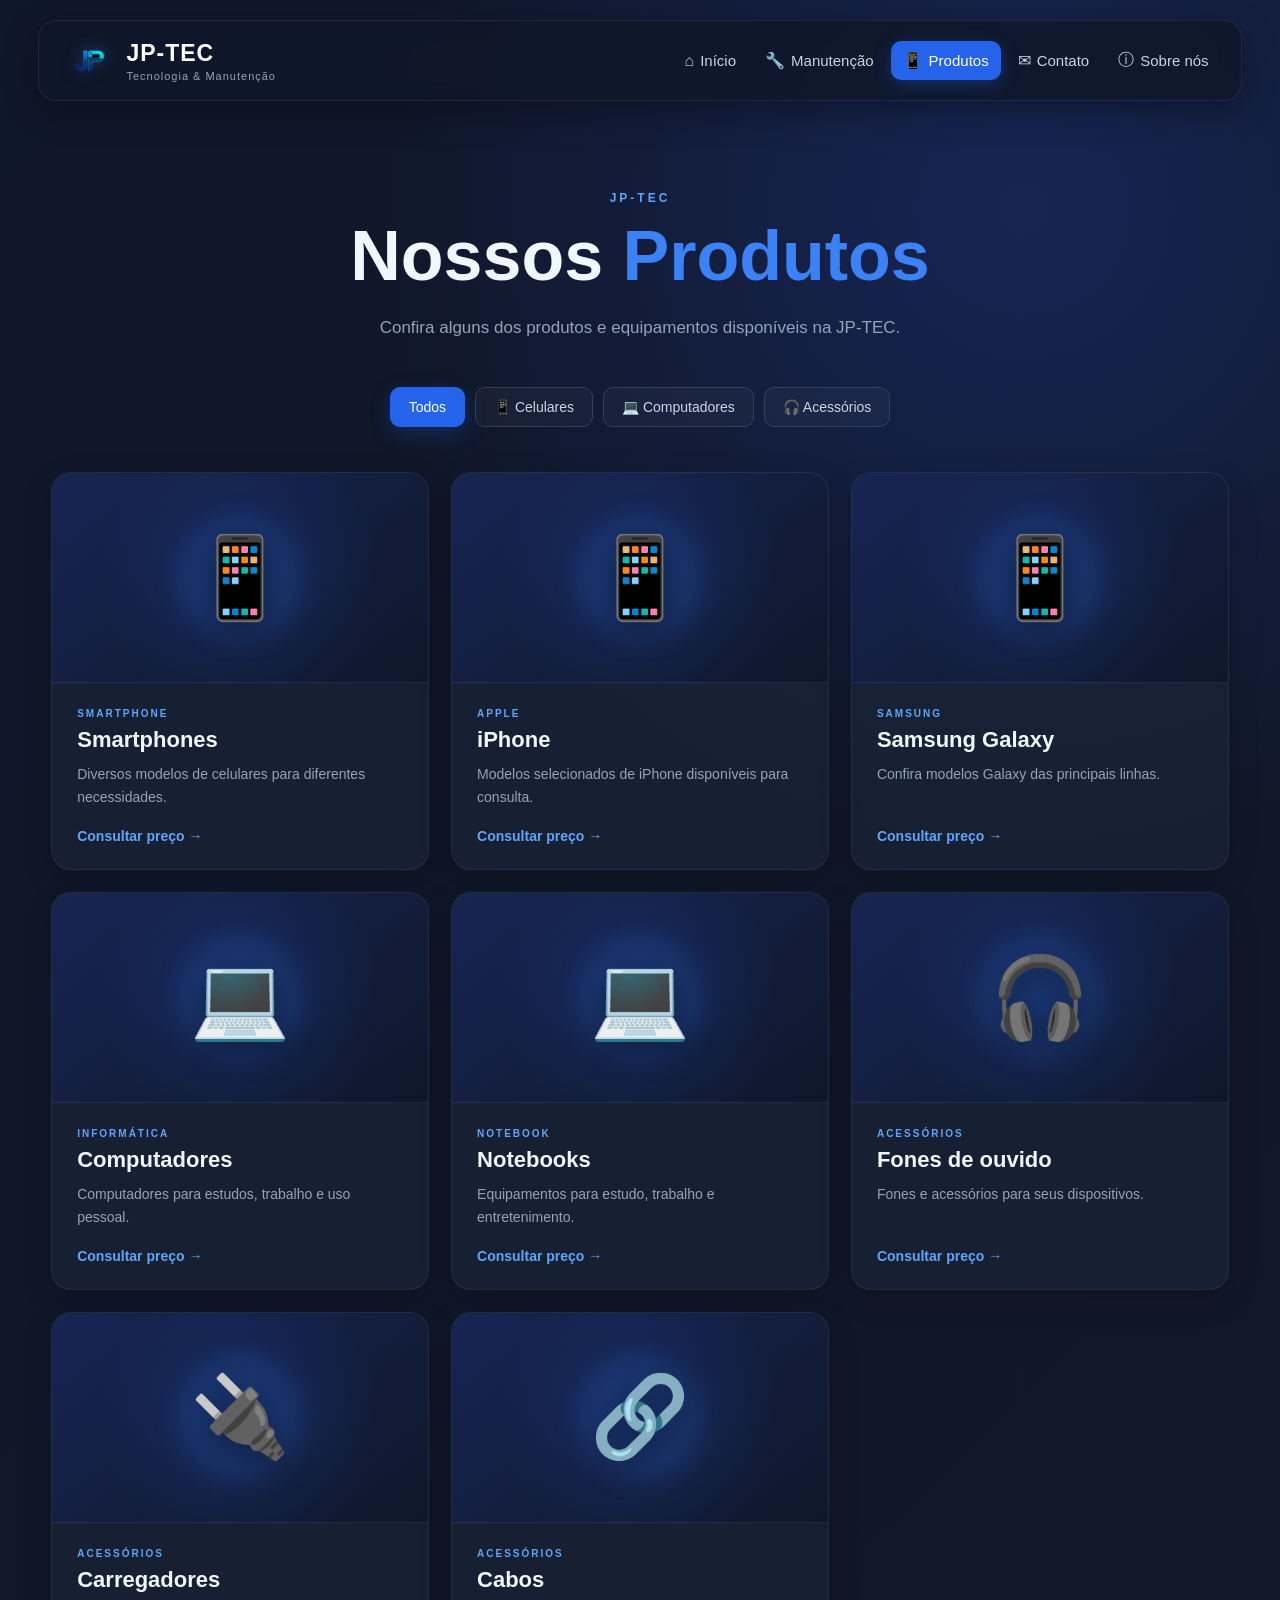
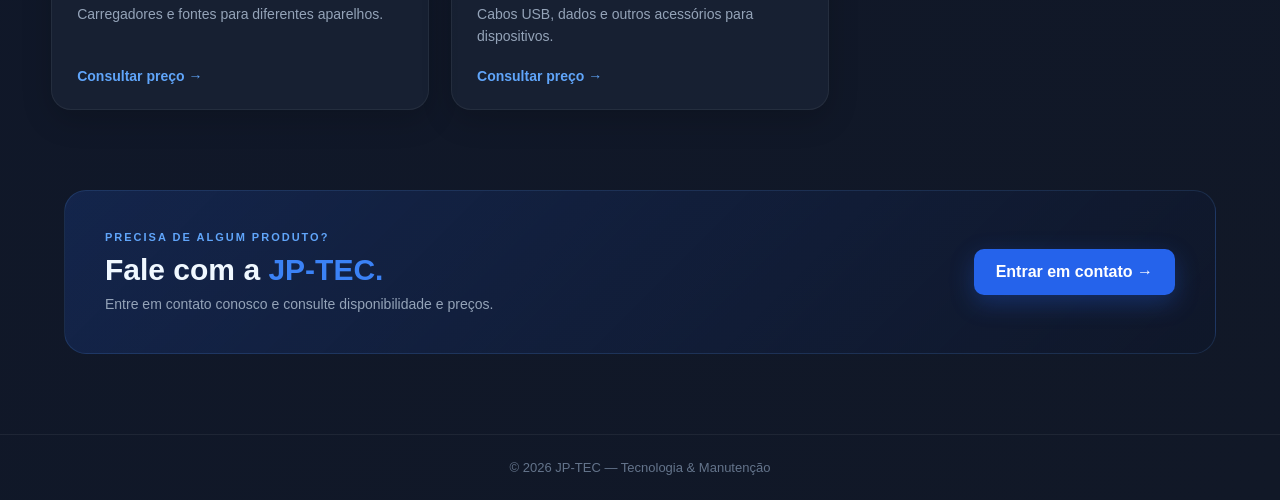
<file: produtos.html>
<!DOCTYPE html>
<html lang="pt-br">

<head>
    <meta charset="UTF-8">
    <meta name="viewport" content="width=device-width, initial-scale=1.0">

    <link rel="stylesheet" href="produto.css">

    <title>Produtos | JP-TEC</title>
</head>

<body>

    <!-- ==========================================
         CABEÇALHO
    =========================================== -->

    <header id="cabecalho">

        <div id="introducao">

            <img
                id="logo"
                src="img/jp.png"
                alt="Logo da JP-TEC"
            >

            <div>

                <h2>JP-TEC</h2>

                <span>
                    Tecnologia & Manutenção
                </span>

            </div>

        </div>


        <nav id="paginas">

            <a class="links" href="index.html">
                <span>⌂</span>
                Início
            </a>

            <a class="links" href="manutencao.html">
                <span>🔧</span>
                Manutenção
            </a>

            <a class="links ativo" href="produtos.html">
                <span>📱</span>
                Produtos
            </a>

            <a class="links" href="contato.html">
                <span>✉</span>
                Contato
            </a>

            <a class="links" href="sobre.html">
                <span>ⓘ</span>
                Sobre nós
            </a>

        </nav>

    </header>


    <main>

        <!-- ==========================================
             TÍTULO
        =========================================== -->

        <section id="titulo">

            <p>JP-TEC</p>

            <h1>
                Nossos
                <strong>Produtos</strong>
            </h1>

            <span>
                Confira alguns dos produtos e equipamentos
                disponíveis na JP-TEC.
            </span>

        </section>


        <!-- ==========================================
             CATEGORIAS
        =========================================== -->

        <section id="categorias">

            <button
                class="categoria ativo"
                data-categoria="todos"
            >
                Todos
            </button>

            <button
                class="categoria"
                data-categoria="celulares"
            >
                📱 Celulares
            </button>

            <button
                class="categoria"
                data-categoria="computadores"
            >
                💻 Computadores
            </button>

            <button
                class="categoria"
                data-categoria="acessorios"
            >
                🎧 Acessórios
            </button>

        </section>


        <!-- ==========================================
             PRODUTOS
        =========================================== -->

        <section id="produtos">


            <!-- CELULAR -->

            <article
                class="produto"
                data-categoria="celulares"
            >

                <div class="produto-imagem">

                    <span>📱</span>

                </div>

                <div class="produto-conteudo">

                    <small>SMARTPHONE</small>

                    <h2>
                        Smartphones
                    </h2>

                    <p>
                        Diversos modelos de celulares
                        para diferentes necessidades.
                    </p>

                    <a href="contato.html">
                        Consultar preço →
                    </a>

                </div>

            </article>


            <!-- IPHONE -->

            <article
                class="produto"
                data-categoria="celulares"
            >

                <div class="produto-imagem">

                    <span>📱</span>

                </div>

                <div class="produto-conteudo">

                    <small>APPLE</small>

                    <h2>
                        iPhone
                    </h2>

                    <p>
                        Modelos selecionados de iPhone
                        disponíveis para consulta.
                    </p>

                    <a href="contato.html">
                        Consultar preço →
                    </a>

                </div>

            </article>


            <!-- SAMSUNG -->

            <article
                class="produto"
                data-categoria="celulares"
            >

                <div class="produto-imagem">

                    <span>📱</span>

                </div>

                <div class="produto-conteudo">

                    <small>SAMSUNG</small>

                    <h2>
                        Samsung Galaxy
                    </h2>

                    <p>
                        Confira modelos Galaxy das
                        principais linhas.
                    </p>

                    <a href="contato.html">
                        Consultar preço →
                    </a>

                </div>

            </article>


            <!-- COMPUTADOR -->

            <article
                class="produto"
                data-categoria="computadores"
            >

                <div class="produto-imagem">

                    <span>💻</span>

                </div>

                <div class="produto-conteudo">

                    <small>INFORMÁTICA</small>

                    <h2>
                        Computadores
                    </h2>

                    <p>
                        Computadores para estudos,
                        trabalho e uso pessoal.
                    </p>

                    <a href="contato.html">
                        Consultar preço →
                    </a>

                </div>

            </article>


            <!-- NOTEBOOK -->

            <article
                class="produto"
                data-categoria="computadores"
            >

                <div class="produto-imagem">

                    <span>💻</span>

                </div>

                <div class="produto-conteudo">

                    <small>NOTEBOOK</small>

                    <h2>
                        Notebooks
                    </h2>

                    <p>
                        Equipamentos para estudo,
                        trabalho e entretenimento.
                    </p>

                    <a href="contato.html">
                        Consultar preço →
                    </a>

                </div>

            </article>


            <!-- FONES -->

            <article
                class="produto"
                data-categoria="acessorios"
            >

                <div class="produto-imagem">

                    <span>🎧</span>

                </div>

                <div class="produto-conteudo">

                    <small>ACESSÓRIOS</small>

                    <h2>
                        Fones de ouvido
                    </h2>

                    <p>
                        Fones e acessórios para
                        seus dispositivos.
                    </p>

                    <a href="contato.html">
                        Consultar preço →
                    </a>

                </div>

            </article>


            <!-- CARREGADORES -->

            <article
                class="produto"
                data-categoria="acessorios"
            >

                <div class="produto-imagem">

                    <span>🔌</span>

                </div>

                <div class="produto-conteudo">

                    <small>ACESSÓRIOS</small>

                    <h2>
                        Carregadores
                    </h2>

                    <p>
                        Carregadores e fontes para
                        diferentes aparelhos.
                    </p>

                    <a href="contato.html">
                        Consultar preço →
                    </a>

                </div>

            </article>


            <!-- CABOS -->

            <article
                class="produto"
                data-categoria="acessorios"
            >

                <div class="produto-imagem">

                    <span>🔗</span>

                </div>

                <div class="produto-conteudo">

                    <small>ACESSÓRIOS</small>

                    <h2>
                        Cabos
                    </h2>

                    <p>
                        Cabos USB, dados e outros
                        acessórios para dispositivos.
                    </p>

                    <a href="contato.html">
                        Consultar preço →
                    </a>

                </div>

            </article>

        </section>


        <!-- ==========================================
             CHAMADA
        =========================================== -->

        <section id="chamada">

            <div>

                <p>PRECISA DE ALGUM PRODUTO?</p>

                <h2>
                    Fale com a
                    <strong>JP-TEC.</strong>
                </h2>

                <span>
                    Entre em contato conosco e consulte
                    disponibilidade e preços.
                </span>

            </div>


            <a
                href="contato.html"
                class="botao"
            >
                Entrar em contato →
            </a>

        </section>

    </main>


    <!-- ==========================================
         RODAPÉ
    =========================================== -->

    <footer>

        <p>
            © 2026 JP-TEC — Tecnologia & Manutenção
        </p>

    </footer>


    <!-- ==========================================
         JAVASCRIPT
    =========================================== -->

    <script>

        const botoes =
            document.querySelectorAll(".categoria");

        const produtos =
            document.querySelectorAll(".produto");


        botoes.forEach(function (botao) {

            botao.addEventListener("click", function () {

                botoes.forEach(function (item) {

                    item.classList.remove("ativo");

                });


                botao.classList.add("ativo");


                const categoria =
                    botao.dataset.categoria;


                produtos.forEach(function (produto) {

                    if (
                        categoria === "todos" ||
                        produto.dataset.categoria === categoria
                    ) {

                        produto.style.display = "flex";

                    } else {

                        produto.style.display = "none";

                    }

                });

            });

        });

    </script>

</body>

</html>
</file>
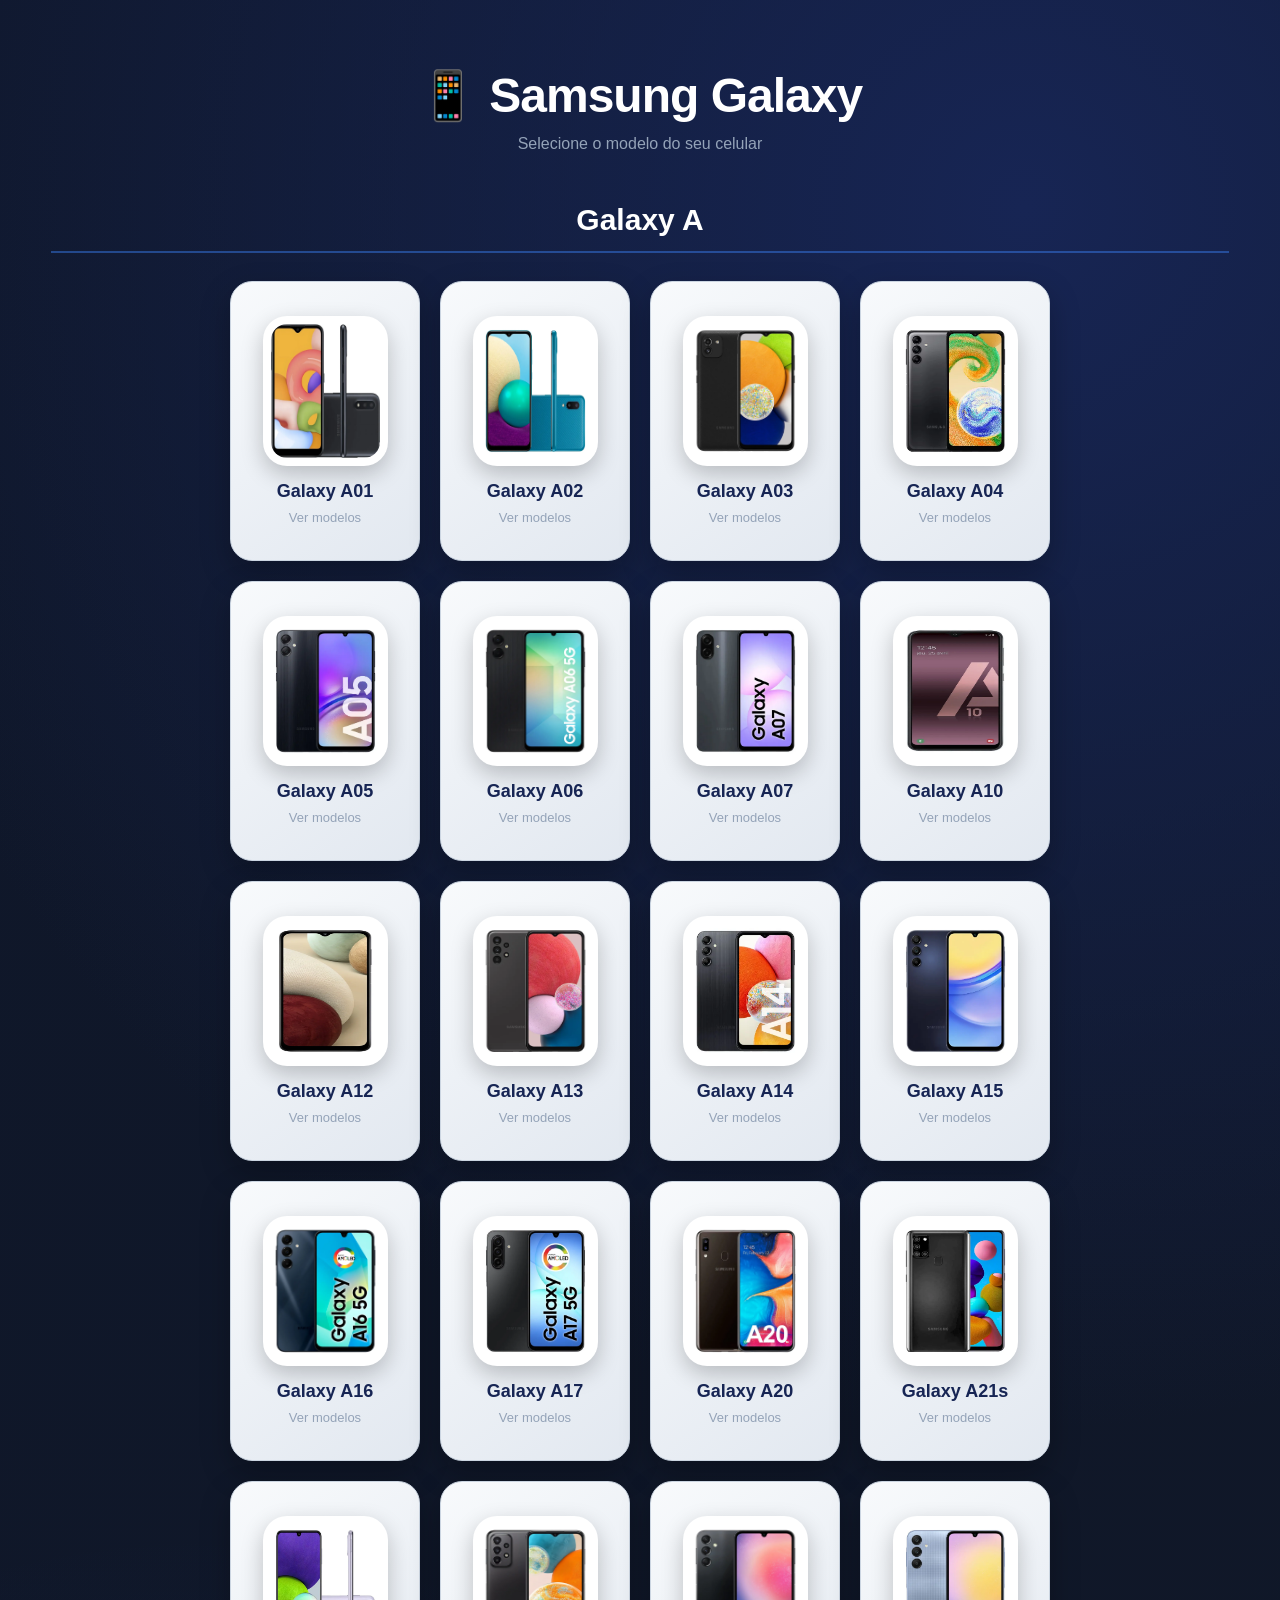
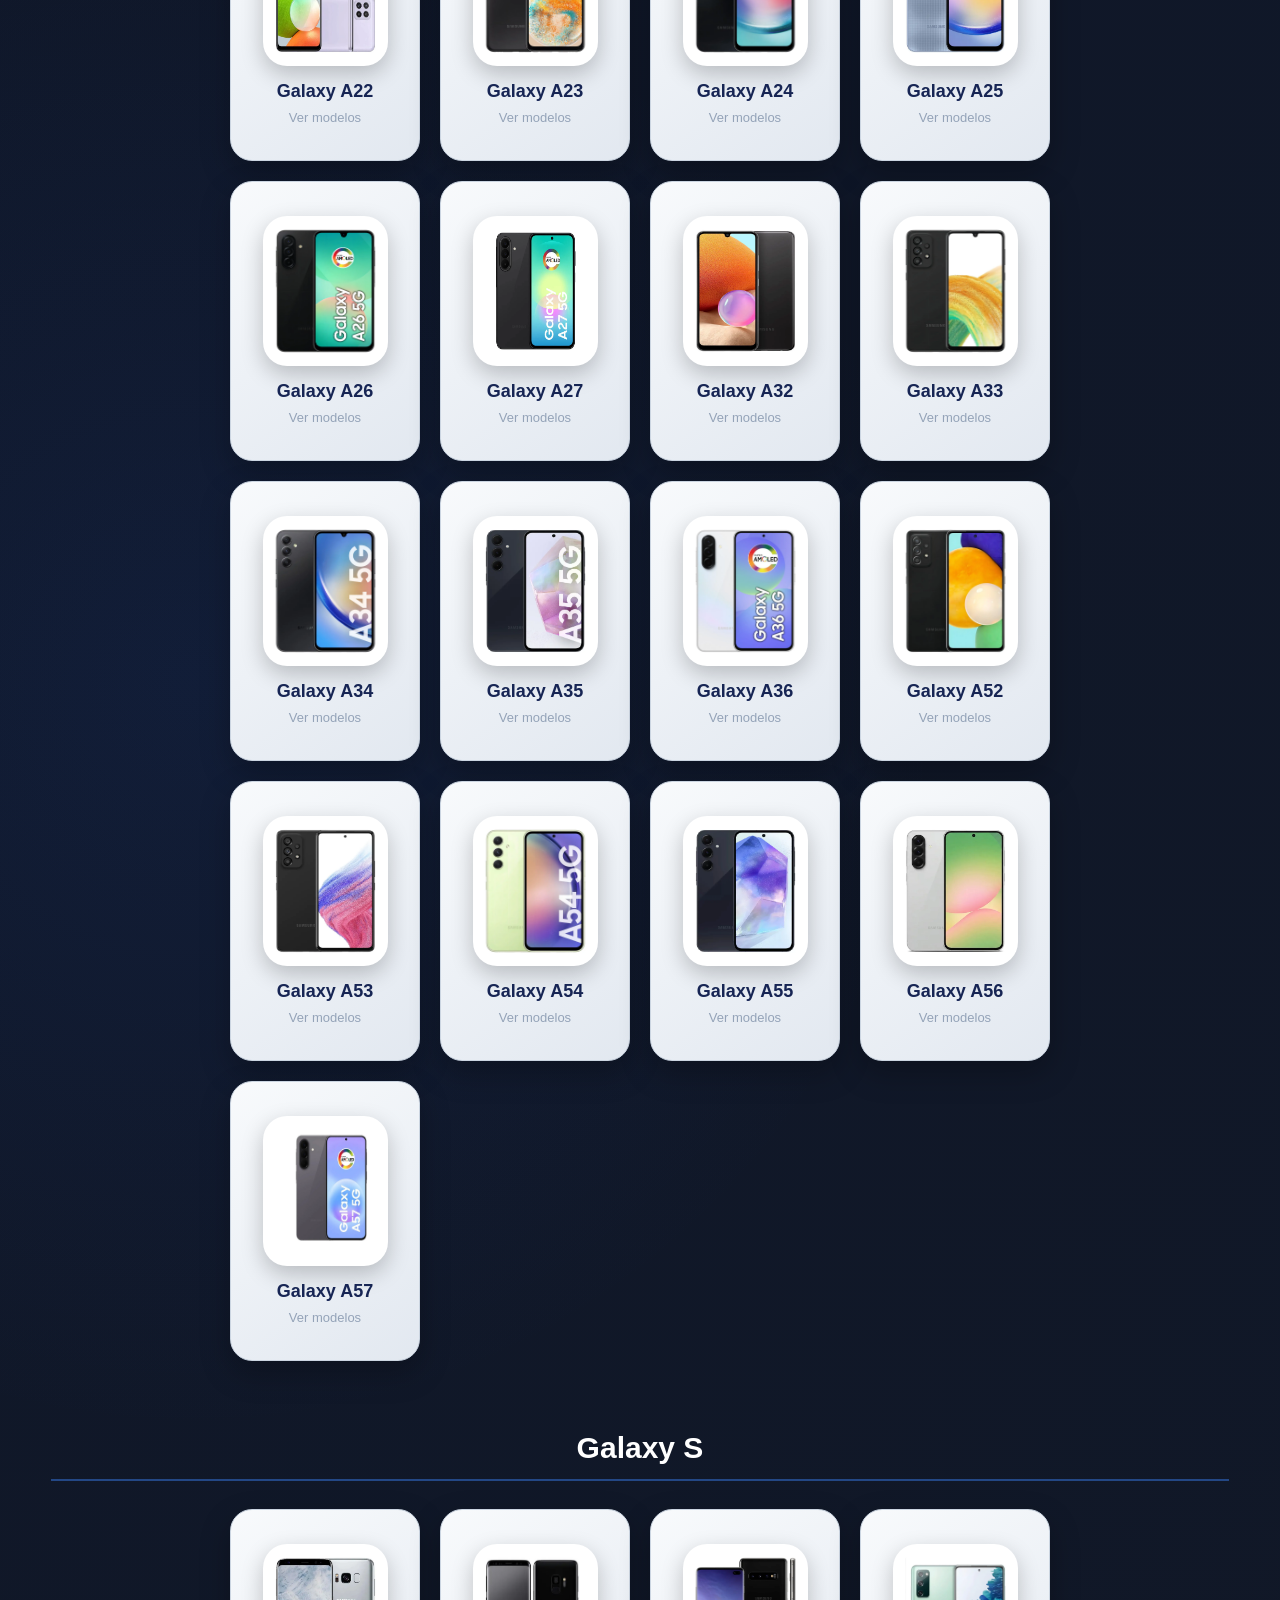
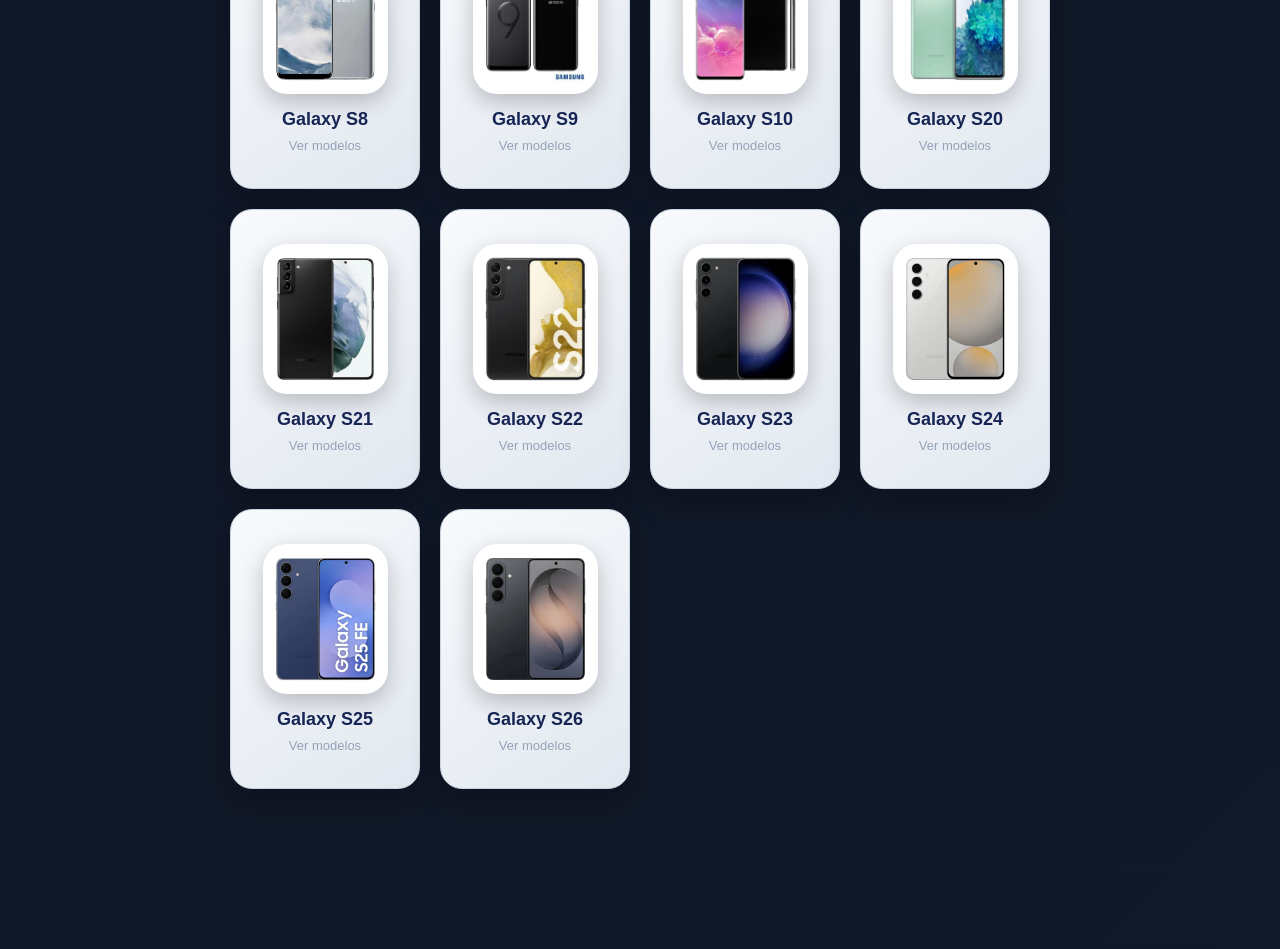
<file: samsung.html>
<!DOCTYPE html>
<html lang="pt-br">

<head>
    <meta charset="UTF-8">
    <meta name="viewport" content="width=device-width, initial-scale=1.0">

    <link rel="stylesheet" href="samsung.css">

    <title>Samsung - JP-TEC</title>
</head>

<body>

<div class="container">

    <section class="precos">

        <h1>📱 Samsung Galaxy</h1>
        <p>Selecione o modelo do seu celular</p>

        <!-- GALAXY A -->
        <div class="categoria">
            <h2>Galaxy A</h2>

            <div class="celulares">

                <div class="celular-card" onclick="abrirModelos('Galaxy A01')">
                    <img class="icone"  src="imgg/gaa01.webp" alt="">
                    <h2>Galaxy A01</h2>
                    <span>Ver modelos</span>
                </div>

                <div class="celular-card" onclick="abrirModelos('Galaxy A02')">
                    <img class="icone"  src="imgg/gaa02.webp" alt="">
                    <h2>Galaxy A02</h2>
                    <span>Ver modelos</span>
                </div>

                <div class="celular-card" onclick="abrirModelos('Galaxy A03')">
                    <img class="icone" width="100px" src="imgg/gaa03.webp" alt="">
                    <h2>Galaxy A03</h2>
                    <span>Ver modelos</span>
                </div>

                <div class="celular-card" onclick="abrirModelos('Galaxy A04')">
                    <img class="icone" src="imgg/gaa04.webp" alt="" width="100px">
                    <h2>Galaxy A04</h2>
                    <span>Ver modelos</span>
                </div>

                <div class="celular-card" onclick="abrirModelos('Galaxy A05')">
                    <img class="icone" src="imgg/gaa05.webp" alt="" width="100px">
                    <h2>Galaxy A05</h2>
                    <span>Ver modelos</span>
                </div>

                <div class="celular-card" onclick="abrirModelos('Galaxy A06')">
                    <img class="icone" src="imgg/gaa06.webp" alt="" width="100px">
                    <h2>Galaxy A06</h2>
                    <span>Ver modelos</span>
                </div>

                <div class="celular-card" onclick="abrirModelos('Galaxy A07')">
                    <img class="icone" src="imgg/gaa07.webp" alt="" width="100px">
                    <h2>Galaxy A07</h2>
                    <span>Ver modelos</span>
                </div>

                <div class="celular-card" onclick="abrirModelos('Galaxy A10')">
                    <img class="icone" src="imgg/a010.webp" alt="" height="130px" width="80px">
                    <h2>Galaxy A10</h2>
                    <span>Ver modelos</span>
                </div>

                

                <div class="celular-card" onclick="abrirModelos('Galaxy A12')">
                    <img class="icone" src="imgg/a012.webp" alt="">
                    <h2>Galaxy A12</h2>
                    <span>Ver modelos</span>
                </div>

                <div class="celular-card" onclick="abrirModelos('Galaxy A13')">
                    <img class="icone" src="imgg/a013.webp" alt="">
                    <h2>Galaxy A13</h2>
                    <span>Ver modelos</span>
                </div>

                <div class="celular-card" onclick="abrirModelos('Galaxy A14')">
                    <img class="icone" src="imgg/a014.webp" alt="">
                    <h2>Galaxy A14</h2>
                    <span>Ver modelos</span>
                </div>

                <div class="celular-card" onclick="abrirModelos('Galaxy A15')">
                    <img class="icone" src="imgg/a15.webp" alt="">
                    <h2>Galaxy A15</h2>
                    <span>Ver modelos</span>
                </div>

                <div class="celular-card" onclick="abrirModelos('Galaxy A16')">
                    <img class="icone" src="imgg/a16.webp" alt="">
                    <h2>Galaxy A16</h2>
                    <span>Ver modelos</span>
                </div>

                <div class="celular-card" onclick="abrirModelos('Galaxy A17')">
                    <img class="icone" src="imgg/a17.webp" alt="">
                    <h2>Galaxy A17</h2>
                    <span>Ver modelos</span>
                </div>

                <div class="celular-card" onclick="abrirModelos('Galaxy A20')">
                    <img class="icone" src="imgg/a20.webp" alt="">
                    <h2>Galaxy A20</h2>
                    <span>Ver modelos</span>
                </div>

                <div class="celular-card" onclick="abrirModelos('Galaxy A21s')">
                    <img class="icone" src="imgg/a21.webp" alt="">
                    <h2>Galaxy A21s</h2>
                    <span>Ver modelos</span>
                </div>

                <div class="celular-card" onclick="abrirModelos('Galaxy A22')">
                    <img class="icone" src="imgg/a22.webp" alt="">
                    <h2>Galaxy A22</h2>
                    <span>Ver modelos</span>
                </div>

                <div class="celular-card" onclick="abrirModelos('Galaxy A23')">
                    <img class="icone" src="imgg/a23.webp" alt="">
                    <h2>Galaxy A23</h2>
                    <span>Ver modelos</span>
                </div>

                <div class="celular-card" onclick="abrirModelos('Galaxy A24')">
                    <img class="icone" src="imgg/a24.webp" alt="">
                    <h2>Galaxy A24</h2>
                    <span>Ver modelos</span>
                </div>

                <div class="celular-card" onclick="abrirModelos('Galaxy A25')">
                    <img class="icone" src="imgg/a25.webp" alt="">
                    <h2>Galaxy A25</h2>
                    <span>Ver modelos</span>
                </div>

                <div class="celular-card" onclick="abrirModelos('Galaxy A26')">
                    <img class="icone" src="imgg/a26.webp" alt="">
                    <h2>Galaxy A26</h2>
                    <span>Ver modelos</span>
                </div>

                <div class="celular-card" onclick="abrirModelos('Galaxy A27')">
                    <img class="icone" src="imgg/a27.webp" alt="">
                    <h2>Galaxy A27</h2>
                    <span>Ver modelos</span>
                </div>

                <div class="celular-card" onclick="abrirModelos('Galaxy A32')">
                    <img class="icone" src="imgg/a32.webp" alt="">
                    <h2>Galaxy A32</h2>
                    <span>Ver modelos</span>
                </div>

                <div class="celular-card" onclick="abrirModelos('Galaxy A33')">
                    <img class="icone" src="imgg/a33.webp" alt="">
                    <h2>Galaxy A33</h2>
                    <span>Ver modelos</span>
                </div>

                <div class="celular-card" onclick="abrirModelos('Galaxy A34')">
                    <img class="icone" src="imgg/a34.webp" alt="">
                    <h2>Galaxy A34</h2>
                    <span>Ver modelos</span>
                </div>

                <div class="celular-card" onclick="abrirModelos('Galaxy A35')">
                    <img class="icone" src="imgg/a35.webp" alt="">
                    <h2>Galaxy A35</h2>
                    <span>Ver modelos</span>
                </div>

                <div class="celular-card" onclick="abrirModelos('Galaxy A36')">
                    <img class="icone" src="imgg/a36.webp" alt="">
                    <h2>Galaxy A36</h2>
                    <span>Ver modelos</span>
                </div>

                <div class="celular-card" onclick="abrirModelos('Galaxy A52')">
                    <img class="icone" src="imgg/a52.webp" alt="">
                    <h2>Galaxy A52</h2>
                    <span>Ver modelos</span>
                </div>

                <div class="celular-card" onclick="abrirModelos('Galaxy A53')">
                    <img class="icone" src="imgg/a53.webp" alt="">
                    <h2>Galaxy A53</h2>
                    <span>Ver modelos</span>
                </div>

                <div class="celular-card" onclick="abrirModelos('Galaxy A54')">
                    <img class="icone" src="imgg/a54.webp" alt="">
                    <h2>Galaxy A54</h2>
                    <span>Ver modelos</span>
                </div>

                <div class="celular-card" onclick="abrirModelos('Galaxy A55')">
                    <img class="icone" src="imgg/a55.webp" alt="">
                    <h2>Galaxy A55</h2>
                    <span>Ver modelos</span>
                </div>

                <div class="celular-card" onclick="abrirModelos('Galaxy A56')">
                    <img class="icone" src="imgg/a56.webp" alt="">
                    <h2>Galaxy A56</h2>
                    <span>Ver modelos</span>
                </div>

                <div class="celular-card" onclick="abrirModelos('Galaxy A57')">
                    <img class="icone" src="imgg/a57.webp" alt="">
                    <h2>Galaxy A57</h2>
                    <span>Ver modelos</span>
                </div>

            </div>
        </div>


        <!-- GALAXY S -->
        <div class="categoria">
            <h2>Galaxy S</h2>

            <div class="celulares">

                <div class="celular-card" onclick="abrirModelos('Galaxy S8')">
                    <img class="icone" src="img/s8.webp" alt="">
                    <h2>Galaxy S8</h2>
                    <span>Ver modelos</span>
                </div>

                <div class="celular-card" onclick="abrirModelos('Galaxy S9')">
                    <img class="icone" src="img/s9.webp" alt="">
                    <h2>Galaxy S9</h2>
                    <span>Ver modelos</span>
                </div>

                <div class="celular-card" onclick="abrirModelos('Galaxy S10')">
                    <img class="icone" src="img/s10.webp" alt="">
                    <h2>Galaxy S10</h2>
                    <span>Ver modelos</span>
                </div>

                <div class="celular-card" onclick="abrirModelos('Galaxy S20')">
                    <img class="icone" src="img/s20.webp" alt="">
                    <h2>Galaxy S20</h2>
                    <span>Ver modelos</span>
                </div>

                <div class="celular-card" onclick="abrirModelos('Galaxy S21')">
                    <img class="icone" src="img/s21.webp" alt="">
                    <h2>Galaxy S21</h2>
                    <span>Ver modelos</span>
                </div>

                <div class="celular-card" onclick="abrirModelos('Galaxy S22')">
                    <img class="icone" src="img/s22.webp" alt="">
                    <h2>Galaxy S22</h2>
                    <span>Ver modelos</span>
                </div>

                <div class="celular-card" onclick="abrirModelos('Galaxy S23')">
                    <img class="icone" src="img/s23.webp" alt="">
                    <h2>Galaxy S23</h2>
                    <span>Ver modelos</span>
                </div>

                <div class="celular-card" onclick="abrirModelos('Galaxy S24')">
                    <img class="icone" src="img/s24.webp" alt="">
                    <h2>Galaxy S24</h2>
                    <span>Ver modelos</span>
                </div>

                <div class="celular-card" onclick="abrirModelos('Galaxy S25')">
                    <img class="icone" src="img/s25.webp" alt="">
                    <h2>Galaxy S25</h2>
                    <span>Ver modelos</span>
                </div>

                <div class="celular-card" onclick="abrirModelos('Galaxy S26')">
                    <img class="icone" src="img/s26.webp" alt="">
                    <h2>Galaxy S26</h2>
                    <span>Ver modelos</span>
                </div>
 
            </div>
        </div>

        <!-- GALAXY NOTE -->
        
           
        </div>


    </section>

    <!-- JANELA DE MODELOS -->
    <div class="pagina-preco" id="paginaModelos">

        <div class="preco-card">

            <button class="fechar" onclick="fecharModelos()">×</button>

            <div class="icone-grande">📱</div>

            <h2 id="tituloModelo">Galaxy A15</h2>

            <p class="tipo-servico">Escolha a versão</p>

            <div class="opcoes-modelos" id="opcoesModelos"></div>

        </div>

    </div>
<!-- JANELA DE ORÇAMENTO -->
<div class="pagina-preco" id="paginaPreco">

    <div class="preco-card">

        <button class="fechar" onclick="fecharPreco()">×</button>

        <div class="icone-grande">
            📱
        </div>

        <h2 id="nomeCelular">
            Galaxy A15
        </h2>

        <p class="tipo-servico">
            Descreva o problema do aparelho
        </p>

        <textarea
            id="problemaCelular"
            placeholder="Digite aqui o problema do seu celular..."
            rows="5"
        ></textarea>

        <a
            class="whatsapp"
            id="botaoWhatsapp"
            href="#"
        >
            💬 Solicitar orçamento
        </a>

    </div>

</div>


<script src="samsung.js"></script>

</body>
</html>
</file>
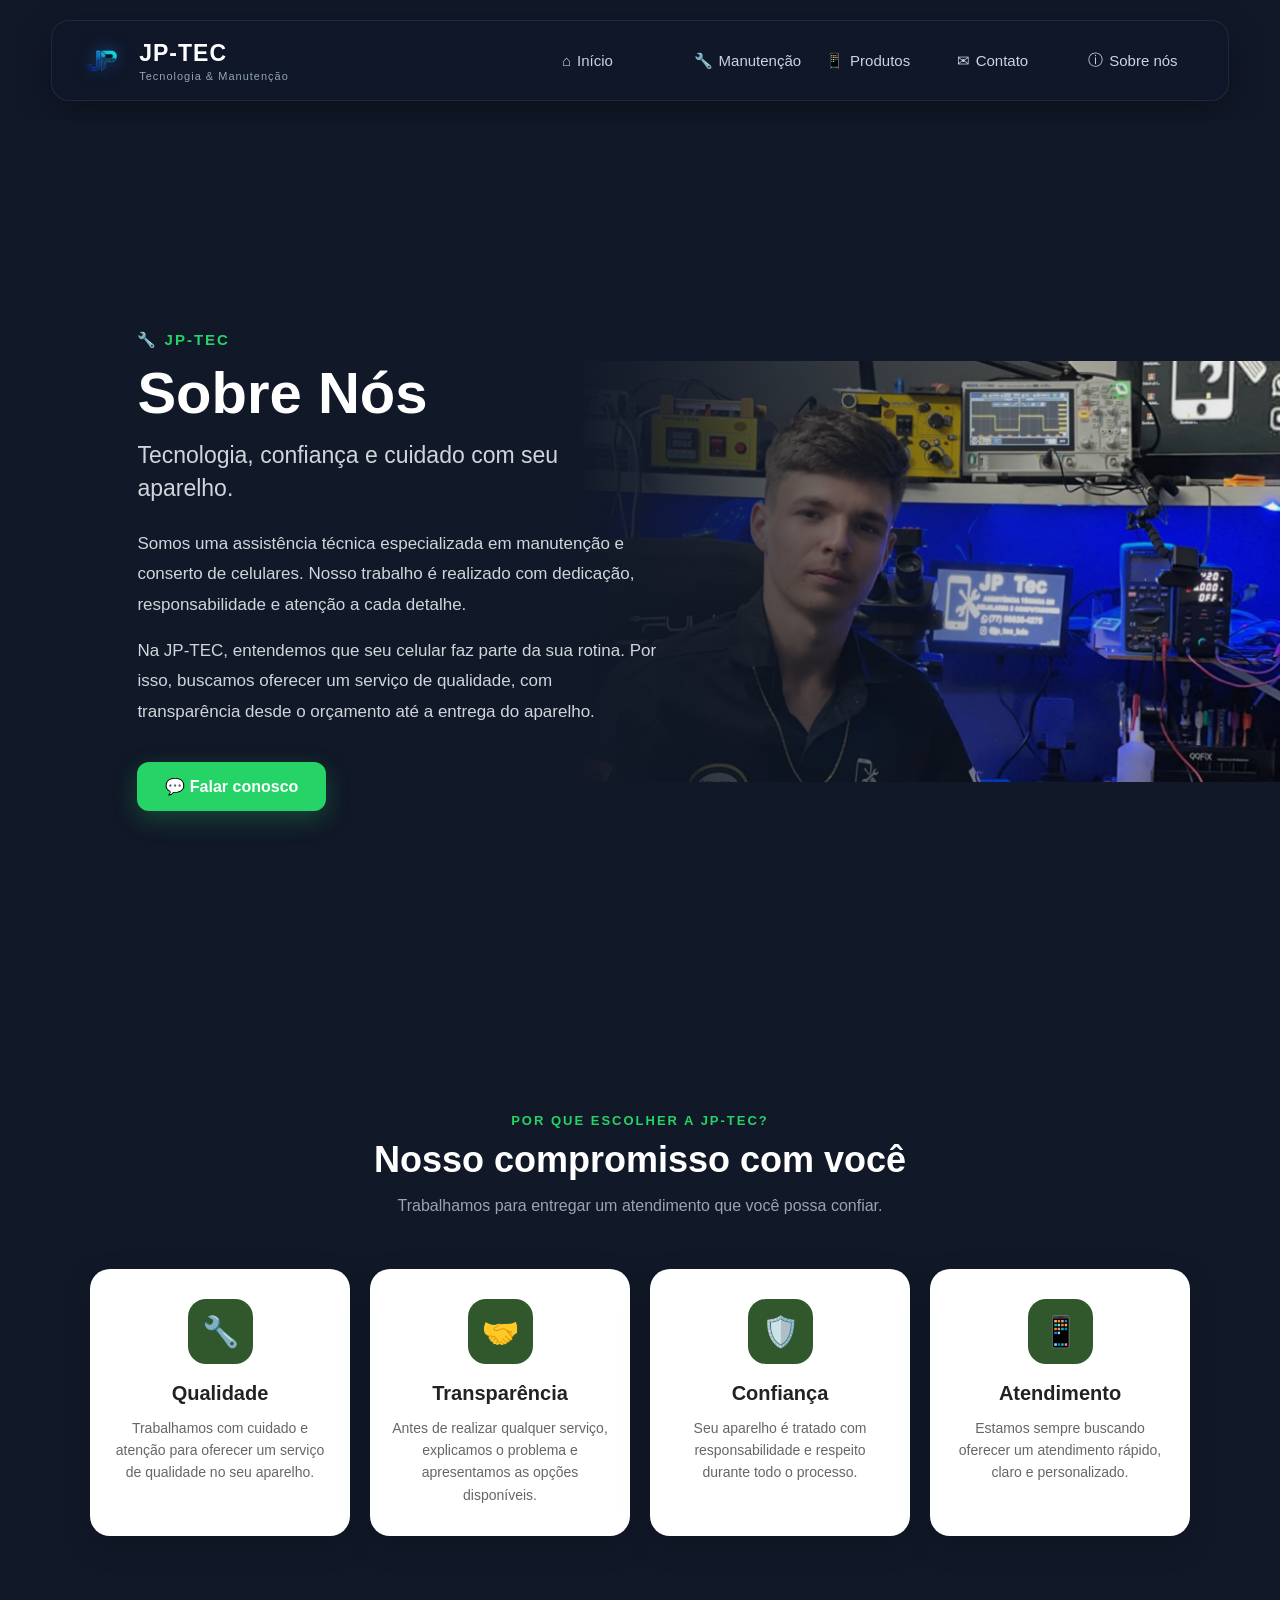
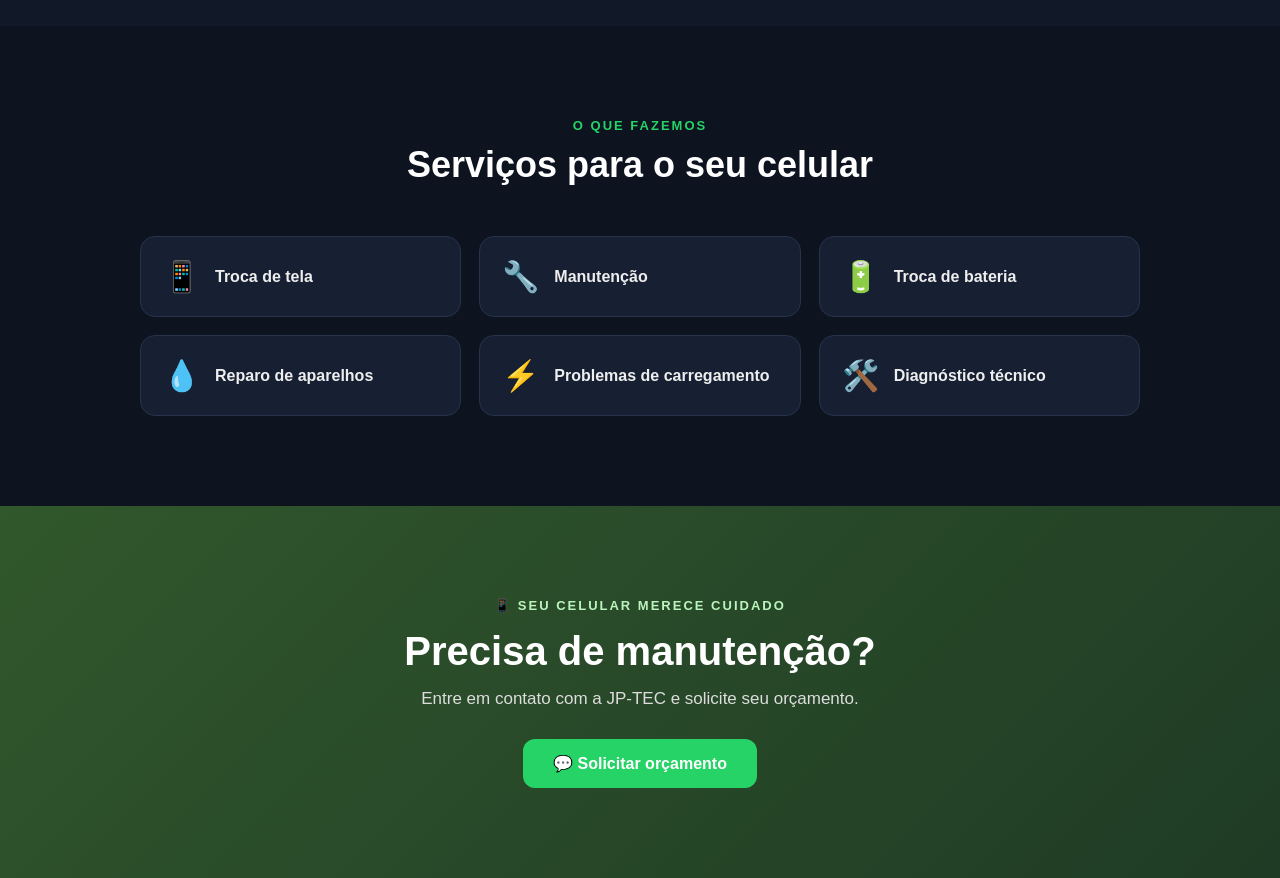
<file: sobre.html>
<!DOCTYPE html>
<html lang="pt-br">

<head>

    <meta charset="UTF-8">

    <meta
        name="viewport"
        content="width=device-width, initial-scale=1.0"
    >

    <link rel="stylesheet" href="sobre.css">

    <title>Sobre Nós - JP-TEC</title>

</head>

<body>
    
 <header id="cabecalho">

        <div id="introducao">

            <img id="logo" src="img/jp.png" alt="Logo da JP-TEC">

            <div>
                <h2>JP-TEC</h2>
                <span>Tecnologia & Manutenção</span>
            </div>

        </div>


        <nav id="paginas">

            <a class="links" href="index.html">
                <span>⌂</span>
                Início
            </a>

            <a class="links ativo" href="manutencao.html">
                <span>🔧</span>
                Manutenção
            </a>

            <a class="links" href="produtos.html">
                <span>📱</span>
                Produtos
            </a>

            <a class="links" href="contato.html">
                <span>✉</span>
                Contato
            </a>

            <a class="links" href="sobre.html">
                <span>ⓘ</span>
                Sobre nós
            </a>

        </nav>

    </header>

<!-- =========================================
     SOBRE A JP-TEC
========================================= -->

<section id="sobre-nos">

    <!-- FOTO DE FUNDO -->

    <div class="sobre-fundo"></div>


    <!-- CONTEÚDO -->

    <div class="sobre-conteudo">

        <span class="subtitulo">
            🔧 JP-TEC
        </span>

        <h1>
            Sobre Nós
        </h1>

        <h2>
            Tecnologia, confiança e cuidado com seu aparelho.
        </h2>


        <p>
            Somos uma assistência técnica especializada
            em manutenção e conserto de celulares.
            Nosso trabalho é realizado com dedicação,
            responsabilidade e atenção a cada detalhe.
        </p>

        <p>
            Na JP-TEC, entendemos que seu celular faz
            parte da sua rotina. Por isso, buscamos
            oferecer um serviço de qualidade, com
            transparência desde o orçamento até a
            entrega do aparelho.
        </p>


        <!-- BOTÃO WHATSAPP -->

        <a
            href="https://wa.me/5577998384275"
            target="_blank"
            class="btn-sobre"
        >
            💬 Falar conosco
        </a>

    </div>

</section>



<!-- =========================================
     NOSSOS VALORES
========================================= -->

<section class="valores">

    <div class="titulo-secao">

        <span>
            POR QUE ESCOLHER A JP-TEC?
        </span>

        <h2>
            Nosso compromisso com você
        </h2>

        <p>
            Trabalhamos para entregar um atendimento
            que você possa confiar.
        </p>

    </div>


    <div class="cards-valores">


        <!-- QUALIDADE -->

        <div class="valor-card">

            <div class="valor-icone">
                🔧
            </div>

            <h3>
                Qualidade
            </h3>

            <p>
                Trabalhamos com cuidado e atenção
                para oferecer um serviço de qualidade
                no seu aparelho.
            </p>

        </div>


        <!-- TRANSPARÊNCIA -->

        <div class="valor-card">

            <div class="valor-icone">
                🤝
            </div>

            <h3>
                Transparência
            </h3>

            <p>
                Antes de realizar qualquer serviço,
                explicamos o problema e apresentamos
                as opções disponíveis.
            </p>

        </div>


        <!-- CONFIANÇA -->

        <div class="valor-card">

            <div class="valor-icone">
                🛡️
            </div>

            <h3>
                Confiança
            </h3>

            <p>
                Seu aparelho é tratado com responsabilidade
                e respeito durante todo o processo.
            </p>

        </div>


        <!-- ATENDIMENTO -->

        <div class="valor-card">

            <div class="valor-icone">
                📱
            </div>

            <h3>
                Atendimento
            </h3>

            <p>
                Estamos sempre buscando oferecer
                um atendimento rápido, claro e
                personalizado.
            </p>

        </div>

    </div>

</section>



<!-- =========================================
     SERVIÇOS
========================================= -->

<section class="servicos">

    <div class="titulo-secao">

        <span>
            O QUE FAZEMOS
        </span>

        <h2>
            Serviços para o seu celular
        </h2>

    </div>


    <div class="lista-servicos">


        <div class="servico">
            <span>📱</span>
            <p>Troca de tela</p>
        </div>


        <div class="servico">
            <span>🔧</span>
            <p>Manutenção</p>
        </div>


        <div class="servico">
            <span>🔋</span>
            <p>Troca de bateria</p>
        </div>


        <div class="servico">
            <span>💧</span>
            <p>Reparo de aparelhos</p>
        </div>


        <div class="servico">
            <span>⚡</span>
            <p>Problemas de carregamento</p>
        </div>


        <div class="servico">
            <span>🛠️</span>
            <p>Diagnóstico técnico</p>
        </div>

    </div>

</section>



<!-- =========================================
     CHAMADA FINAL
========================================= -->

<section class="chamada">

    <div>

        <span>
            📱 SEU CELULAR MERECE CUIDADO
        </span>

        <h2>
            Precisa de manutenção?
        </h2>

        <p>
            Entre em contato com a JP-TEC
            e solicite seu orçamento.
        </p>

        <a href="https://wa.me/5577998384275" target="_blank"  >💬 Solicitar orçamento</a>

    </div>

</section>


</body>
</html>
</file>
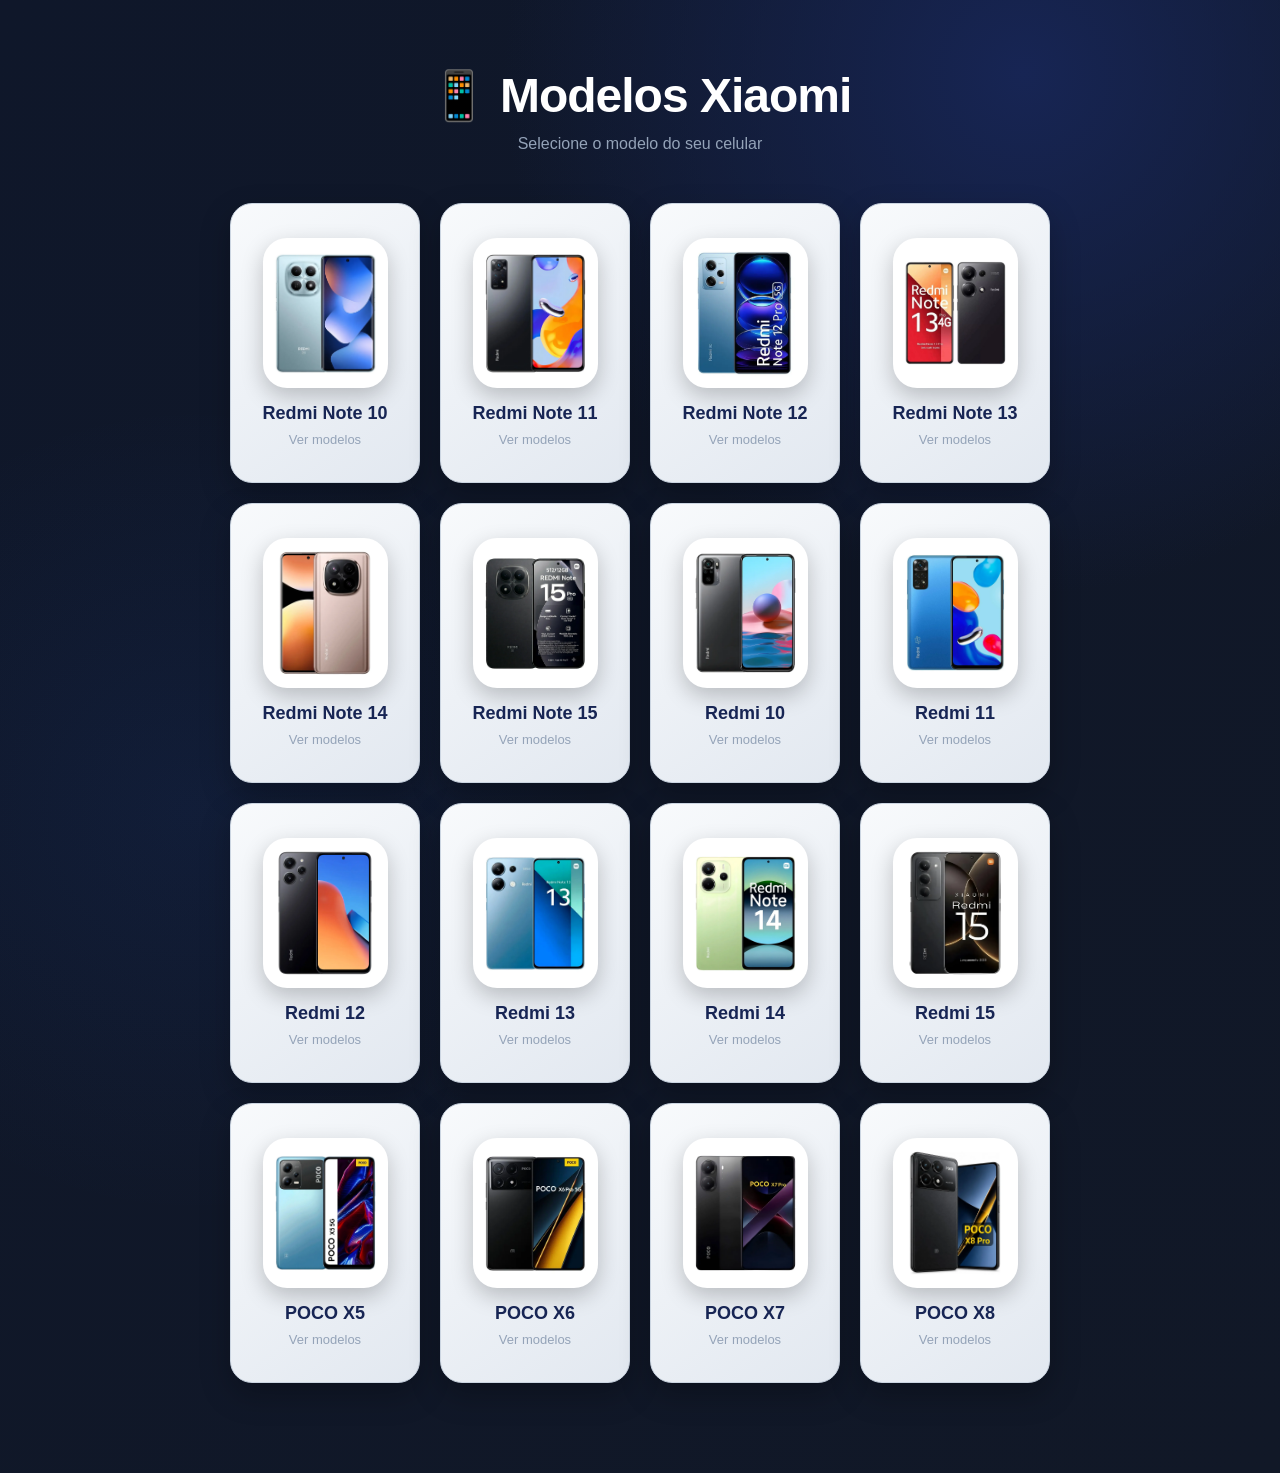
<file: xiaomi.html>
<!DOCTYPE html>
<html lang="pt-br">

<head>
    <meta charset="UTF-8">

    <meta name="viewport" content="width=device-width, initial-scale=1.0">

    <link rel="stylesheet" href="xiaomi.css">

    <title>Preços Xiaomi - JP-TEC</title>
</head>

<body>

<div class="container">

    <section class="precos">

        <h1>📱 Modelos Xiaomi</h1>

        <p>Selecione o modelo do seu celular</p>


        <div class="celulares">

            <!-- REDMI NOTE 10 -->
            <div class="celular-card"
                onclick="abrirModelos('Redmi Note 10')">

                <div class="icone">
                    <img src="img/n10.webp" alt="Redmi Note 10">
                </div>

                <h2>Redmi Note 10</h2>

                <span>Ver modelos</span>

            </div>


            <!-- REDMI NOTE 11 -->
            <div class="celular-card"
                onclick="abrirModelos('Redmi Note 11')">

                <div class="icone">
                    <img src="img/note11.webp" alt="Redmi Note 11">
                </div>

                <h2>Redmi Note 11</h2>

                <span>Ver modelos</span>

            </div>


            <!-- REDMI NOTE 12 -->
            <div class="celular-card"
                onclick="abrirModelos('Redmi Note 12')">

                <div class="icone">
                    <img src="img/n12.webp" alt="Redmi Note 12">
                </div>

                <h2>Redmi Note 12</h2>

                <span>Ver modelos</span>

            </div>


            <!-- REDMI NOTE 13 -->
            <div class="celular-card"
                onclick="abrirModelos('Redmi Note 13')">

                <div class="icone">
                    <img src="img/n13.webp" alt="Redmi Note 13">
                </div>

                <h2>Redmi Note 13</h2>

                <span>Ver modelos</span>

            </div>


            <!-- REDMI NOTE 14 -->
            <div class="celular-card"
                onclick="abrirModelos('Redmi Note 14')">

                <div class="icone">
                    <img src="img/n14.webp" alt="Redmi Note 14">
                </div>

                <h2>Redmi Note 14</h2>

                <span>Ver modelos</span>

            </div>

            <div class="celular-card"
                onclick="abrirModelos('Redmi Note 15')">

                <div class="icone">
                    <img src="img/n15.webp" alt="Redmi Note 14">
                </div>

                <h2>Redmi Note 15</h2>

                <span>Ver modelos</span>

            </div>


            <!-- REDMI 10 -->
            <div class="celular-card"
                onclick="abrirModelos('Redmi 10')">

                <div class="icone">
                    <img src="img/r10.webp" alt="Redmi 10">
                </div>

                <h2>Redmi 10</h2>

                <span>Ver modelos</span>

            </div>


            <!-- REDMI 11 -->
            <div class="celular-card"
                onclick="abrirModelos('Redmi 11')">

                <div class="icone">
                    <img src="img/r11.webp" alt="Redmi 12">
                </div>

                <h2>Redmi 11</h2>

                <span>Ver modelos</span>

            </div>
   <!-- REDMI 12 -->
            <div class="celular-card"
                onclick="abrirModelos('Redmi 12')">

                <div class="icone">
                    <img src="img/r12.webp" alt="Redmi 12">
                </div>

                <h2>Redmi 12</h2>

                <span>Ver modelos</span>

            </div>

            <!-- REDMI 13 -->
            <div class="celular-card"
                onclick="abrirModelos('Redmi 13')">

                <div class="icone">
                    <img src="img/r13.webp" alt="Redmi 13">
                </div>

                <h2>Redmi 13</h2>

                <span>Ver modelos</span>

            </div>

            
            <!-- REDMI 14C -->
            <div class="celular-card"
                onclick="abrirModelos('Redmi 14C')">

                <div class="icone">
                    <img src="img/r14.webp" alt="Redmi 14C">
                </div>

                <h2>Redmi 14</h2>

                <span>Ver modelos</span>

            </div>


            <div class="celular-card"
                onclick="abrirModelos('Redmi 15')">

                <div class="icone">
                    <img src="img/r15.webp" alt="Redmi 15">
                </div>

                <h2>Redmi 15</h2>

                <span>Ver modelos</span>

            </div>


            


            <!-- POCO X5 -->
            <div class="celular-card"
                onclick="abrirModelos('POCO X5')">

                <div class="icone">
                    <img src="img/pocox5.webp" alt="POCO X5">
                </div>

                <h2>POCO X5</h2>

                <span>Ver modelos</span>

            </div>


            <!-- POCO X6 -->
            <div class="celular-card"
                onclick="abrirModelos('POCO X6')">

                <div class="icone">
                    <img src="img/pocox6.webp" alt="POCO X6">
                </div>

                <h2>POCO X6</h2>

                <span>Ver modelos</span>

            </div>


            <!-- POCO X7 -->
            <div class="celular-card"
                onclick="abrirModelos('POCO X7')">

                <div class="icone">
                    <img src="img/pocox7.webp" alt="POCO X7">
                </div>

                <h2>POCO X7</h2>

                <span>Ver modelos</span>

            </div>
            <!-- POCO X8 -->
            <div class="celular-card"
                onclick="abrirModelos('POCO X8')">

                <div class="icone">
                    <img src="img/pocox8.webp" alt="POCO X3">
                </div>

                <h2>POCO X8</h2>

                <span>Ver modelos</span>

            </div>

        </div>

    </section>


    <!-- ================================
         JANELA DOS MODELOS
    ================================= -->

    <div class="pagina-preco" id="paginaModelos">

        <div class="preco-card">

            <button
                class="fechar"
                onclick="fecharModelos()">
                ×
            </button>

            <div class="icone-grande">
                📱
            </div>

            <h2 id="tituloModelo">
                Redmi Note 10
            </h2>

            <p class="tipo-servico">
                Escolha a versão
            </p>

            <div
                class="opcoes-modelos"
                id="opcoesModelos">
            </div>

        </div>

    </div>
<!-- ================================
     PÁGINA DO ORÇAMENTO
================================= -->

<div class="pagina-preco" id="paginaPreco">

    <div class="preco-card">

        <button
            class="fechar"
            onclick="fecharPreco()">
            ×
        </button>

        <div class="icone-grande">
            📱
        </div>

        <h2 id="nomeCelular">
            Redmi Note 10
        </h2>

        <p class="tipo-servico">
            Descreva o problema do aparelho
        </p>

        <textarea
            id="problemaCelular"
            placeholder="Digite aqui o problema do seu celular..."
            rows="5"></textarea>

        <a
            class="whatsapp"
            id="botaoWhatsapp"
            href="#">

            💬 Solicitar orçamento

        </a>

    </div>

    </div>

</div>


<script>
const modelos = {

    "Redmi Note 10": [
        "Redmi Note 10",
        "Redmi Note 10S",
        "Redmi Note 10 Pro"
    ],

    "Redmi Note 11": [
        "Redmi Note 11",
        "Redmi Note 11S",
        "Redmi Note 11 Pro"
    ],

    "Redmi Note 12": [
        "Redmi Note 12",
        "Redmi Note 12 5G",
        "Redmi Note 12 Pro",
        "Redmi Note 12 Pro 5G"
    ],

    "Redmi Note 13": [
        "Redmi Note 13",
        "Redmi Note 13 5G",
        "Redmi Note 13 Pro",
        "Redmi Note 13 Pro 5G"
    ],

    "Redmi Note 14": [
        "Redmi Note 14",
        "Redmi Note 14 5G",
        "Redmi Note 14 Pro",
        "Redmi Note 14 Pro 5G",
        "Redmi Note 14 Pro+ 5G"
    ],

    "Redmi Note 15": [
        "Redmi Note 15"
    ],

    "Redmi 10": [
        "Redmi 10",
        "Redmi 10C",
        "Redmi 10 5G"
    ],

    "Redmi 11": [
        "Redmi 11",
        "Redmi 11 Pro"
    ],

    "Redmi 12": [
        "Redmi 12",
        "Redmi 12 5G"
    ],

    "Redmi 13": [
        "Redmi 13",
        "Redmi 13 5G"
    ],

    "Redmi 14C": [
        "Redmi 14C"
    ],

    "Redmi 15": [
        "Redmi 15",
        "Redmi 15 Pro 5G"
    ],

    "POCO X5": [
        "POCO X5",
        "POCO X5 Pro"
    ],

    "POCO X6": [
        "POCO X6",
        "POCO X6 Pro"
    ],

    "POCO X7": [
        "POCO X7",
        "POCO X7 Pro"
    ],

    "POCO X8": [
        "POCO X8",
        "POCO X8 NFC",
        "POCO X8 Pro"
    ]

};

/* ==========================================
   ABRIR MODELOS
========================================== */
function abrirModelos(modelo) {

    document.getElementById(
        "tituloModelo"
    ).textContent = modelo;

    const container =
        document.getElementById(
            "opcoesModelos"
        );

    container.innerHTML = "";

    modelos[modelo].forEach(
        function(nome) {

            const botao =
                document.createElement(
                    "button"
                );

            botao.className =
                "botao-modelo";

            botao.innerHTML = `
                <strong>${nome}</strong>
                <span>Solicitar orçamento</span>
            `;

            botao.onclick =
                function() {

                    abrirPreco(nome);

                };

            container.appendChild(
                botao
            );

        }
    );

    document.getElementById(
        "paginaModelos"
    ).classList.add(
        "aberta"
    );

}

/* ==========================================
   FECHAR MODELOS
========================================== */

function fecharModelos() {

    document.getElementById(
        "paginaModelos"
    ).classList.remove(
        "aberta"
    );

}


/* ==========================================
   ABRIR PREÇO
========================================== */
function abrirPreco(nome) {

    document.getElementById(
        "nomeCelular"
    ).textContent = nome;

    // Limpa o campo ao abrir
    document.getElementById(
        "problemaCelular"
    ).value = "";

    const botaoWhatsapp =
        document.getElementById(
            "botaoWhatsapp"
        );

    botaoWhatsapp.onclick =
        function(event) {

            event.preventDefault();

            const problema =
                document.getElementById(
                    "problemaCelular"
                ).value.trim();

            // Não deixa enviar vazio
            if (problema === "") {

                alert(
                    "Por favor, descreva o problema do celular."
                );

                return;

            }

            const numero =
                "5577998384275";

            const mensagem =
                "Olá! Gostaria de solicitar um orçamento para o " +
                nome +
                ".\n\n" +
                "Problema apresentado:\n" +
                problema;

            const link =
                "https://wa.me/" +
                numero +
                "?text=" +
                encodeURIComponent(
                    mensagem
                );

            window.open(
                link,
                "_blank"
            );

        };

    fecharModelos();

    document.getElementById(
        "paginaPreco"
    ).classList.add(
        "aberta"
    );

}

/* ==========================================
   FECHAR PREÇO
========================================== */

function fecharPreco() {

    document.getElementById(
        "paginaPreco"
    ).classList.remove(
        "aberta"
    );

}


/* ==========================================
   CLICAR FORA
========================================== */

document.getElementById(
    "paginaModelos"
).addEventListener(
    "click",
    function(event) {

        if (
            event.target === this
        ) {

            fecharModelos();

        }

    }
);


document.getElementById(
    "paginaPreco"
).addEventListener(
    "click",
    function(event) {

        if (
            event.target === this
        ) {

            fecharPreco();

        }

    }
);

</script>

</body>
</html>
</file>
<file: estilo.css>
* {
    box-sizing: border-box;
    margin: 0;
    padding: 0;
}

body {
    background:
        radial-gradient(circle at 80% 10%, #172554 0%, transparent 30%),
        linear-gradient(135deg, #0f172a, #111827);

    color: aliceblue;

    font-family: Arial, Helvetica, sans-serif;

    min-height: 100vh;
}


/* ================================
   CABEÇALHO
================================ */

#cabecalho {
    width: 92%;
    max-width: 1400px;

    margin: 20px auto;

    padding: 12px 20px;

    display: flex;
    align-items: center;
    justify-content: space-between;

    background: rgba(15, 23, 42, 0.88);

    border: 1px solid rgba(255, 255, 255, 0.08);

    border-radius: 18px;

    box-shadow:
        0 10px 35px rgba(0, 0, 0, 0.3);

    backdrop-filter: blur(10px);
}


/* ================================
   INTRODUÇÃO
================================ */

#introducao {
    display: flex;

    align-items: center;

    gap: 12px;
}


#logo {
    width: 55px;
    height: 55px;

    object-fit: contain;

    filter:
        drop-shadow(0 0 8px rgba(59, 130, 246, 0.5));

    transition: 0.3s;
}


#logo:hover {
    transform: scale(1.08);
}


#introducao h2 {
    font-size: 23px;

    letter-spacing: 1px;

    color: white;
}


#introducao span {
    display: block;

    margin-top: 3px;

    color: #94a3b8;

    font-size: 11px;

    letter-spacing: 1px;
}


/* ================================
   MENU
================================ */

#paginas {
    display: flex;

    align-items: center;

    gap: 5px;
}


.links {
    display: flex;

    align-items: center;

    gap: 6px;

    padding: 10px 12px;

    border-radius: 10px;

    color: #cbd5e1;

    text-decoration: none;

    font-size: 15px;

    white-space: nowrap;

    transition: 0.3s;
}


.links span {
    font-size: 16px;
}


.links:hover {
    color: white;

    background: rgba(59, 130, 246, 0.15);

    transform: translateY(-2px);
}


.links.ativo {
    color: white;

    background: #2563eb;

    box-shadow:
        0 5px 18px rgba(37, 99, 235, 0.3);
}


/* ================================
   HERO
================================ */

#hero {
    width: 90%;
    max-width: 1200px;

    min-height: 500px;

    margin: 20px auto;

    display: flex;

    align-items: center;

    justify-content: space-between;

    gap: 60px;
}


/* ================================
   TEXTO HERO
================================ */

#hero-texto {
    max-width: 650px;
}


.subtitulo {
    color: #60a5fa;

    font-size: 13px;

    font-weight: bold;

    letter-spacing: 3px;

    margin-bottom: 15px;
}


#hero h1 {
    font-size: clamp(40px, 6vw, 70px);

    line-height: 1.05;

    margin-bottom: 25px;
}


#hero h1 strong {
    display: block;

    color: #3b82f6;
}


.descricao {
    max-width: 580px;

    color: #94a3b8;

    font-size: 18px;

    line-height: 1.7;

    margin-bottom: 30px;
}


/* ================================
   BOTÕES
================================ */

#botoes {
    display: flex;

    align-items: center;

    gap: 15px;

    flex-wrap: wrap;
}


.botao {
    display: inline-block;

    padding: 14px 22px;

    border-radius: 10px;

    text-decoration: none;

    font-weight: bold;

    transition: 0.3s;
}


.botao.principal {
    color: white;

    background: #2563eb;

    box-shadow:
        0 8px 25px rgba(37, 99, 235, 0.3);
}


.botao.principal:hover {
    background: #3b82f6;

    transform: translateY(-3px);
}


.botao.secundario {
    color: #cbd5e1;

    background: rgba(255, 255, 255, 0.03);

    border: 1px solid #334155;
}


.botao.secundario:hover {
    color: white;

    border-color: #3b82f6;

    transform: translateY(-3px);
}


/* ================================
   CARD PRINCIPAL
================================ */

#hero-card {
    width: 300px;

    min-width: 300px;

    padding: 35px;

    text-align: center;

    border-radius: 25px;

    background:
        linear-gradient(
            145deg,
            rgba(37, 99, 235, 0.2),
            rgba(15, 23, 42, 0.8)
        );

    border: 1px solid rgba(96, 165, 250, 0.2);

    box-shadow:
        0 20px 50px rgba(0, 0, 0, 0.35);

    transition: 0.4s;
}


#hero-card:hover {
    transform: translateY(-8px);

    border-color:
        rgba(96, 165, 250, 0.5);
}


.icone-tecnologia {
    font-size: 65px;

    margin-bottom: 15px;

    filter:
        drop-shadow(
            0 0 15px rgba(59, 130, 246, 0.5)
        );
}


#hero-card h3 {
    font-size: 25px;

    margin-bottom: 10px;
}


#hero-card p {
    color: #94a3b8;

    line-height: 1.6;
}


.linha {
    width: 60px;

    height: 2px;

    background: #3b82f6;

    margin: 20px auto;
}


.status {
    color: #cbd5e1;

    font-size: 13px;
}


.status span {
    display: inline-block;

    width: 8px;
    height: 8px;

    margin-right: 6px;

    background: #22c55e;

    border-radius: 50%;
}


/* ================================
   SERVIÇOS
================================ */

#servicos {
    width: 90%;
    max-width: 1200px;

    margin: 0 auto;

    padding-bottom: 80px;
}


.titulo-secao {
    text-align: center;

    margin-bottom: 40px;
}


.titulo-secao p {
    color: #60a5fa;

    font-size: 12px;

    font-weight: bold;

    letter-spacing: 3px;

    margin-bottom: 10px;
}


.titulo-secao h2 {
    font-size: 32px;
}


/* ================================
   CARDS
================================ */

#cards {
    display: grid;

    grid-template-columns:
        repeat(3, 1fr);

    gap: 20px;
}


.card {
    padding: 30px;

    border-radius: 18px;

    background: rgba(30, 41, 59, 0.55);

    border: 1px solid rgba(255, 255, 255, 0.06);

    transition: 0.3s;
}


.card:hover {
    transform: translateY(-6px);

    background: rgba(30, 41, 59, 0.8);

    border-color:
        rgba(59, 130, 246, 0.5);

    box-shadow:
        0 15px 30px rgba(0, 0, 0, 0.2);
}


.card-icone {
    font-size: 35px;

    margin-bottom: 18px;
}


.card h3 {
    font-size: 21px;

    margin-bottom: 10px;
}


.card p {
    color: #94a3b8;

    line-height: 1.6;

    margin-bottom: 20px;
}


.card a {
    color: #60a5fa;

    text-decoration: none;

    font-weight: bold;

    transition: 0.3s;
}


.card a:hover {
    color: white;
}
/* ==================================================
   PRODUTOS + PERSONAGEM
================================================== */

#produtos-personagem {

    width: 90%;

    max-width: 1200px;

    margin: 100px auto 80px;

    padding: 70px 40px;

    border-radius: 30px;

    background:
        radial-gradient(
            circle at 80% 50%,
            rgba(37, 99, 235, 0.18),
            transparent 40%
        ),
        linear-gradient(
            145deg,
            rgba(30, 41, 59, 0.75),
            rgba(15, 23, 42, 0.9)
        );

    border: 1px solid rgba(96, 165, 250, 0.12);

    overflow: hidden;

    position: relative;
}


/* ================================
   TÍTULO
================================ */

.produtos-header {

    text-align: center;

    max-width: 700px;

    margin: 0 auto 60px;
}


.produtos-header p {

    color: #60a5fa;

    font-size: 12px;

    font-weight: bold;

    letter-spacing: 3px;

    margin-bottom: 12px;
}


.produtos-header h2 {

    font-size: clamp(30px, 5vw, 50px);

    line-height: 1.1;

    margin-bottom: 18px;
}


.produtos-header h2 strong {

    display: block;

    color: #3b82f6;
}


.produtos-header span {

    color: #94a3b8;

    font-size: 16px;

    line-height: 1.7;
}


/* ================================
   LAYOUT
================================ */

.produtos-layout {

    display: grid;

    grid-template-columns: 1fr 1fr;

    align-items: center;

    gap: 50px;
}


/* ================================
   LISTA
================================ */

.produtos-lista {

    display: flex;

    flex-direction: column;

    gap: 18px;
}


.produto-item {

    display: flex;

    align-items: center;

    gap: 18px;

    padding: 22px;

    border-radius: 18px;

    background: rgba(15, 23, 42, 0.7);

    border: 1px solid rgba(255, 255, 255, 0.06);

    transition: 0.3s;
}


.produto-item:hover {

    transform: translateX(8px);

    border-color:
        rgba(59, 130, 246, 0.5);

    background:
        rgba(30, 41, 59, 0.9);

    box-shadow:
        0 15px 30px rgba(0, 0, 0, 0.2);
}


.produto-icon {

    width: 60px;

    height: 60px;

    min-width: 60px;

    display: flex;

    align-items: center;

    justify-content: center;

    border-radius: 15px;

    font-size: 30px;

    background:
        rgba(37, 99, 235, 0.15);

    border:
        1px solid rgba(96, 165, 250, 0.15);
}


.produto-info h3 {

    font-size: 20px;

    margin-bottom: 6px;
}


.produto-info p {

    color: #94a3b8;

    font-size: 14px;

    line-height: 1.5;

    margin-bottom: 8px;
}


.produto-info a {

    color: #60a5fa;

    text-decoration: none;

    font-size: 14px;

    font-weight: bold;

    transition: 0.3s;
}


.produto-info a:hover {

    color: white;
}


/* ==================================================
   PERSONAGEM
================================================== */

#personagem-container {

    height: 600px;

    position: relative;

    display: flex;

    align-items: flex-end;

    justify-content: center;

    perspective: 1000px;

    overflow: visible;
}


/* LUZ ATRÁS DO PERSONAGEM */

.personagem-glow {

    position: absolute;

    width: 400px;

    height: 400px;

    border-radius: 50%;

    background:
        radial-gradient(
            circle,
            rgba(37, 99, 235, 0.35),
            transparent 65%
        );

    filter: blur(20px);

    pointer-events: none;
}


/* PERSONAGEM */

#personagem {

    width: 80%;
    
    max-width: 480px;

    position: relative;

    z-index: 2;

    transform-style: preserve-3d;

    transition:
        transform 0.12s ease-out;

    will-change: transform;
}

/* ========================================
   MOVIMENTO DO PERSONAGEM
======================================== */

#personagem {
    animation: personagemMovimento 3s ease-in-out infinite;
}

@keyframes personagemMovimento {
    0%, 100% {
        transform: translateY(0) rotate(0deg);
    }

    25% {
        transform: translateY(-10px) rotate(-1deg);
    }

    50% {
        transform: translateY(-10px) rotate(0deg);
    }

    75% {
        transform: translateY(-10px) rotate(1deg);
    }
}
#personagem img {

    width: 100%;

    height: auto;

    display: block;

    object-fit: contain;

    filter:
        drop-shadow(
            0 20px 35px rgba(0, 0, 0, 0.5)
        );

    user-select: none;

    pointer-events: none;
}



/* ================================
   STATUS
================================ */

.personagem-status {

    position: absolute;

    bottom: 15px;

    z-index: 5;

    padding: 10px 18px;

    border-radius: 30px;

    background:
        rgba(15, 23, 42, 0.9);

    border:
        1px solid rgba(255, 255, 255, 0.08);

    color: #cbd5e1;

    font-size: 13px;

    backdrop-filter: blur(10px);

    box-shadow:
        0 10px 30px rgba(0, 0, 0, 0.3);
}


.personagem-status span {

    display: inline-block;

    width: 8px;

    height: 8px;

    margin-right: 7px;

    border-radius: 50%;

    background: #22c55e;

    box-shadow:
        0 0 10px #22c55e;
}


/* ==================================================
   TABLET
================================================== */

@media (max-width: 800px) {

    #produtos-personagem {

        width: 94%;

        padding: 50px 25px;

    }


    .produtos-layout {

        grid-template-columns: 1fr;

        gap: 30px;

    }


    #personagem-container {

        height: 500px;

        order: -1;

    }


    #personagem {

        max-width: 400px;

    }

}


/* ==================================================
   CELULAR
================================================== */

@media (max-width: 600px) {

    #produtos-personagem {

        width: 94%;

        padding: 45px 18px;

        border-radius: 24px;

    }


    .produtos-header {

        margin-bottom: 35px;

    }


    .produtos-header h2 {

        font-size: 32px;

    }


    .produtos-header span {

        font-size: 14px;

    }


    #personagem-container {

        height: 430px;

    }


    #personagem {

        max-width: 330px;

    }


    .personagem-glow {

        width: 280px;

        height: 280px;

    }


    .produto-item {

        padding: 17px;

    }


    .produto-icon {

        width: 50px;

        height: 50px;

        min-width: 50px;

        font-size: 25px;

    }


    .produto-info h3 {

        font-size: 18px;

    }


    .produto-info p {

        font-size: 13px;

    }

}


/* ==================================================
   CELULAR FINO
================================================== */

@media (max-width: 350px) {

    #personagem-container {

        height: 370px;

    }


    #personagem {

        max-width: 290px;

    }


    .produtos-header h2 {

        font-size: 28px;

    }


    .produto-item {

        gap: 12px;

    }

}

/* ================================
   FOOTER
================================ */

footer {
    text-align: center;

    padding: 25px;

    margin-top: 20px;

    border-top:
        1px solid rgba(255, 255, 255, 0.06);

    color: #64748b;

    font-size: 13px;
}


/* ==================================================
   TV / MONITOR GRANDE
================================================== */

@media (min-width: 1600px) {

    #cabecalho {
        padding: 15px 30px;
    }

    #logo {
        width: 60px;
        height: 60px;
    }

    #introducao h2 {
        font-size: 27px;
    }

    .links {
        font-size: 18px;

        padding: 12px 15px;
    }

    #hero {
        max-width: 1400px;

        min-height: 600px;
    }
}


/* ==================================================
   PC / NOTEBOOK
   1000px até 1599px
================================================== */

@media (min-width: 1000px) and (max-width: 1599px) {

    #cabecalho {
        width: 94%;
    }

    #hero {
        width: 92%;

        gap: 40px;
    }

    .links {
        font-size: 15px;
    }
}


/* ==================================================
   NOTEBOOK PEQUENO / TABLET GRANDE
   801px até 999px
================================================== */

@media (min-width: 801px) and (max-width: 999px) {

    #cabecalho {
        width: 95%;
    }

    #paginas {
        gap: 2px;
    }

    .links {
        font-size: 14px;

        padding: 8px 7px;
    }

    #hero {
        width: 94%;

        gap: 25px;
    }

    #hero-card {
        width: 270px;

        min-width: 270px;

        padding: 25px;
    }

    #cards {
        gap: 15px;
    }

    .card {
        padding: 22px;
    }
}


/* ==================================================
   TABLET
   601px até 800px
================================================== */

@media (min-width: 601px) and (max-width: 800px) {

    #cabecalho {
        width: 94%;

        flex-direction: column;

        gap: 15px;

        padding: 15px;
    }

    #introducao {
        justify-content: center;

        margin-left: 0;
    }

    #paginas {
        width: 100%;

        display: grid;

        grid-template-columns:
            repeat(3, 1fr);

        gap: 8px;
    }

    .links {
        justify-content: center;

        font-size: 15px;

        padding: 10px 5px;

        text-align: center;
    }

    #hero {
        width: 90%;

        margin-top: 40px;

        flex-direction: column;

        text-align: center;

        gap: 40px;
    }

    #hero-texto {
        max-width: 650px;
    }

    .descricao {
        margin-left: auto;
        margin-right: auto;
    }

    #botoes {
        justify-content: center;
    }

    #hero-card {
        width: 300px;
    }

    #cards {
        grid-template-columns:
            repeat(2, 1fr);
    }
}


/* ==================================================
   CELULAR GRANDE
   451px até 600px
================================================== */

@media (min-width: 451px) and (max-width: 600px) {

    #cabecalho {
        width: 94%;

        flex-direction: column;

        gap: 15px;

        padding: 15px;
    }

    #introducao {
        justify-content: center;

        margin-left: 0;
    }

    #paginas {
        width: 100%;

        display: grid;

        grid-template-columns:
            1fr 1fr;

        gap: 8px;
    }

    .links {
        justify-content: center;

        font-size: 14px;

        text-align: center;

        white-space: normal;

        padding: 9px 4px;
    }

    #hero {
        width: 90%;

        margin-top: 40px;

        flex-direction: column;

        text-align: center;

        gap: 40px;
    }

    #hero h1 {
        font-size: 43px;
    }

    .descricao {
        font-size: 16px;

        margin-left: auto;
        margin-right: auto;
    }

    #botoes {
        justify-content: center;
    }

    .botao {
        padding: 12px 15px;
    }

    #hero-card {
        width: 280px;

        min-width: 280px;

        padding: 28px;
    }

    #cards {
        grid-template-columns: 1fr;
    }
}


/* ==================================================
   CELULAR FINO
   até 450px
================================================== */

@media (max-width: 450px) {

    #cabecalho {
        width: 94%;

        flex-direction: column;

        gap: 12px;

        padding: 12px;
    }

    #introducao {
        justify-content: center;

        margin-left: 0;

        gap: 10px;
    }

    #logo {
        width: 45px;
        height: 45px;
    }

    #introducao h2 {
        font-size: 20px;
    }

    #introducao span {
        font-size: 9px;
    }

    #paginas {
        width: 100%;

        display: grid;

        grid-template-columns:
            1fr 1fr;

        gap: 6px;
    }

    .links {
        justify-content: center;

        font-size: 13px;

        text-align: center;

        white-space: normal;

        padding: 8px 3px;
    }

    #hero {
        width: 90%;

        margin-top: 35px;

        flex-direction: column;

        text-align: center;

        gap: 35px;
    }

    #hero h1 {
        font-size: 37px;
    }

    .subtitulo {
        font-size: 10px;

        letter-spacing: 2px;
    }

    .descricao {
        font-size: 15px;

        line-height: 1.6;
    }

    #botoes {
        flex-direction: column;

        width: 100%;
    }

    .botao {
        width: 100%;

        text-align: center;
    }

    #hero-card {
        width: 100%;

        min-width: 0;

        max-width: 290px;

        padding: 25px;
    }

    #servicos {
        width: 90%;
    }

    .titulo-secao h2 {
        font-size: 26px;
    }

    #cards {
        grid-template-columns: 1fr;
    }

    .card {
        padding: 25px;
    }
}


/* ==================================================
   CELULAR MUITO FINO
   até 350px
================================================== */

@media (max-width: 350px) {

    #cabecalho {
        padding: 10px;
    }

    #logo {
        width: 40px;
        height: 40px;
    }

    #introducao h2 {
        font-size: 18px;
    }

    #introducao span {
        font-size: 8px;
    }

    .links {
        font-size: 12px;

        padding: 7px 2px;
    }

    #hero {
        width: 92%;
    }

    #hero h1 {
        font-size: 32px;
    }

    .subtitulo {
        font-size: 9px;
    }

    .descricao {
        font-size: 14px;
    }

    #hero-card {
        max-width: 260px;
    }

    .titulo-secao h2 {
        font-size: 23px;
    }

    .card {
        padding: 20px;
    }
}
</file>
<file: apple.css>
* {
    margin: 0;
    padding: 0;
    box-sizing: border-box;
    font-family: Arial, Helvetica, sans-serif;
}

html {
    scroll-behavior: smooth;
}

body {
    min-height: 100vh;

    color: #f8fafc;

    background:
        radial-gradient(
            circle at 80% 5%,
            #172554 0%,
            transparent 30%
        ),
        radial-gradient(
            circle at 15% 55%,
            rgba(37, 99, 235, 0.08) 0%,
            transparent 30%
        ),
        linear-gradient(
            135deg,
            #0f172a,
            #111827
        );
}


/* =================================
   CONTAINER
================================= */

.container {
    width: 100%;
    min-height: 100vh;
}


/* =================================
   SEÇÃO PRINCIPAL
================================= */

.precos {
    width: 92%;
    max-width: 1400px;

    margin: 0 auto;

    padding: 70px 0 90px;

    text-align: center;
}


/* =================================
   TÍTULO
================================= */

.precos > h1 {
    color: #ffffff;

    font-size: clamp(32px, 4vw, 48px);

    line-height: 1.1;

    margin-bottom: 12px;

    letter-spacing: -1px;
}

.precos > p {
    color: #94a3b8;

    font-size: 16px;

    margin-bottom: 50px;
}


/* =================================
   CATEGORIA
================================= */

.categoria {
    width: 100%;
    max-width: 1250px;

    margin: 0 auto 70px;
}

.categoria > h2 {
    color: #ffffff;

    font-size: 30px;

    margin-bottom: 28px;

    padding-bottom: 14px;

    text-align: left;

    border-bottom:
        2px solid
        rgba(59, 130, 246, 0.45);
}


/* =================================
   GRID
================================= */

.celulares {
    width: 100%;

    display: grid;

    grid-template-columns:
        repeat(5, 1fr);

    gap: 20px;

    justify-content: center;
}


/* =================================
   CARD
================================= */

.celular-card {
    width: 100%;
    min-height: 280px;

    padding: 20px 15px;

    display: flex;

    flex-direction: column;

    align-items: center;

    justify-content: center;

    text-align: center;

    cursor: pointer;

    background:
        linear-gradient(
            145deg,
            #f8fafc,
            #e2e8f0
        );

    border:
        1px solid
        #cbd5e1;

    border-radius: 22px;

    box-shadow:
        0 12px 30px
        rgba(0, 0, 0, 0.25);

    transition:
        transform 0.35s ease,
        border-color 0.35s ease,
        box-shadow 0.35s ease,
        background 0.35s ease;
}


/* =================================
   IMAGEM DO CELULAR
================================= */

.celular-card .icone {
    width: 125px;
    height: 150px;

    padding: 8px;

    display: flex;

    align-items: center;
    justify-content: center;

    margin-bottom: 15px;

    background: #ffffff;

    border-radius: 24px;

    box-shadow:
        0 8px 22px
        rgba(0, 0, 0, 0.22);

    overflow: hidden;

    object-fit: contain;

    transition:
        transform 0.35s ease,
        box-shadow 0.35s ease;
}


/* =================================
   HOVER CARD
================================= */

.celular-card:hover {
    transform:
        translateY(-8px);

    border-color:
        rgba(59, 130, 246, 0.55);

    background:
        linear-gradient(
            145deg,
            rgba(37, 99, 235, 0.20),
            rgba(15, 23, 42, 0.88)
        );

    box-shadow:
        0 20px 45px
        rgba(0, 0, 0, 0.35);
}


.celular-card:hover .icone {
    transform:
        scale(1.06);

    box-shadow:
        0 12px 30px
        rgba(37, 99, 235, 0.20);
}


/* =================================
   TEXTO
================================= */

.celular-card h2 {
    color: #172554;

    font-size: 18px;

    margin-bottom: 8px;

    transition:
        color 0.3s ease;
}

.celular-card:hover h2 {
    color: #60a5fa;
}


.celular-card span {
    color: #64748b;

    font-size: 13px;

    font-weight: normal;

    transition:
        color 0.3s ease;
}

.celular-card:hover span {
    color: #60a5fa;
}


/* =================================
   JANELA
================================= */

.pagina-preco {
    position: fixed;

    inset: 0;

    z-index: 999;

    display: none;

    justify-content: center;

    align-items: center;

    padding: 20px;

    background:
        rgba(2, 6, 23, 0.78);

    backdrop-filter:
        blur(8px);
}


.pagina-preco.aberta {
    display: flex;
}


/* =================================
   CARD DA JANELA
================================= */

.preco-card {
    position: relative;

    width: 100%;
    max-width: 450px;

    max-height: 90vh;

    overflow-y: auto;

    padding: 40px 30px;

    text-align: center;

    background:
        linear-gradient(
            145deg,
            rgba(30, 41, 59, 0.98),
            rgba(15, 23, 42, 0.98)
        );

    border:
        1px solid
        rgba(96, 165, 250, 0.20);

    border-radius: 26px;

    box-shadow:
        0 30px 80px
        rgba(0, 0, 0, 0.55);

    animation:
        abrir 0.3s ease;
}


@keyframes abrir {

    from {
        opacity: 0;

        transform:
            scale(0.88)
            translateY(20px);
    }

    to {
        opacity: 1;

        transform:
            scale(1)
            translateY(0);
    }
}


/* =================================
   BOTÃO FECHAR
================================= */

.fechar {
    position: absolute;

    top: 15px;
    right: 15px;

    width: 40px;
    height: 40px;

    display: flex;

    align-items: center;
    justify-content: center;

    border: none;

    border-radius: 50%;

    background:
        rgba(255, 255, 255, 0.07);

    color: #cbd5e1;

    font-size: 27px;

    line-height: 1;

    cursor: pointer;

    transition:
        background 0.3s ease,
        color 0.3s ease,
        transform 0.3s ease;
}


.fechar:hover {
    background:
        rgba(239, 68, 68, 0.18);

    color: #ffffff;

    transform:
        rotate(90deg);
}


/* =================================
   ÍCONE DA JANELA
================================= */

.icone-grande {
    width: 85px;
    height: 85px;

    display: flex;

    align-items: center;
    justify-content: center;

    margin: 0 auto 18px;

    border-radius: 22px;

    background:
        rgba(37, 99, 235, 0.15);

    border:
        1px solid
        rgba(96, 165, 250, 0.15);

    font-size: 42px;

    box-shadow:
        0 10px 30px
        rgba(37, 99, 235, 0.15);
}


/* =================================
   TÍTULO DA JANELA
================================= */

.preco-card h2 {
    color: #ffffff;

    font-size: 28px;

    margin-bottom: 10px;
}


.tipo-servico {
    color: #94a3b8;

    font-size: 14px;

    margin-bottom: 20px;
}


/* =================================
   LISTA DE MODELOS
================================= */

.opcoes-modelos {
    width: 100%;

    margin-top: 15px;

    overflow: hidden;

    border:
        1px solid
        rgba(255, 255, 255, 0.07);

    border-radius: 15px;

    background:
        rgba(15, 23, 42, 0.65);
}


/* =================================
   BOTÃO DOS MODELOS
================================= */

.botao-modelo {
    width: 100%;

    min-height: 58px;

    display: flex;

    align-items: center;

    justify-content: space-between;

    gap: 15px;

    padding: 15px 18px;

    border: none;

    border-bottom:
        1px solid
        rgba(255, 255, 255, 0.06);

    background:
        rgba(30, 41, 59, 0.65);

    color: #ffffff;

    text-align: left;

    cursor: pointer;

    transition:
        background 0.25s ease,
        transform 0.25s ease;
}


.botao-modelo:last-child {
    border-bottom: none;
}


.botao-modelo:hover {
    background:
        rgba(37, 99, 235, 0.18);

    transform:
        translateX(4px);
}


.botao-modelo strong {
    color: #ffffff;

    font-size: 15px;
}


.botao-modelo span {
    color: #60a5fa;

    font-size: 15px;

    font-weight: bold;

    white-space: nowrap;
}


#problemaCelular{
    margin: 10px;
    width: 240px;
    height: 30px;
}

/* =================================
   PREÇO
================================= */

.preco {
    color: #60a5fa;

    font-size: 43px;

    font-weight: bold;

    margin:
        15px 0 28px;

    text-shadow:
        0 0 20px
        rgba(59, 130, 246, 0.18);
}


/* =================================
   WHATSAPP
================================= */

.whatsapp {
    display: flex;

    align-items: center;

    justify-content: center;

    width: 100%;

    padding: 15px;

    background:
        #16a34a;

    color: #ffffff;

    text-decoration: none;

    border-radius: 14px;

    font-size: 15px;

    font-weight: bold;

    box-shadow:
        0 8px 20px
        rgba(22, 163, 74, 0.20);

    transition:
        background 0.3s ease,
        transform 0.3s ease,
        box-shadow 0.3s ease;
}


.whatsapp:hover {
    background:
        #22c55e;

    transform:
        translateY(-3px);

    box-shadow:
        0 12px 25px
        rgba(22, 163, 74, 0.30);
}


/* =================================
   SCROLL
================================= */

.preco-card::-webkit-scrollbar {
    width: 6px;
}

.preco-card::-webkit-scrollbar-track {
    background: transparent;
}

.preco-card::-webkit-scrollbar-thumb {
    background:
        rgba(96, 165, 250, 0.35);

    border-radius: 10px;
}


/* =================================
   TV / MONITOR GRANDE
================================= */

@media (min-width: 1600px) {

    .precos {
        max-width: 1500px;

        padding-top: 80px;
    }

    .celulares {
        gap: 25px;
    }

    .celular-card {
        min-height: 300px;
    }

    .celular-card .icone {
        width: 135px;
        height: 160px;
    }

    .celular-card h2 {
        font-size: 20px;
    }
}


/* =================================
   PC / NOTEBOOK
================================= */

@media (min-width: 1000px) and (max-width: 1599px) {

    .celulares {
        grid-template-columns:
            repeat(4, 190px);
    }
}


/* =================================
   TABLET
================================= */

@media (min-width: 651px) and (max-width: 999px) {

    .precos {
        width: 94%;

        padding:
            55px 0 70px;
    }

    .celulares {
        grid-template-columns:
            repeat(3, 190px);

        gap: 16px;
    }

    .celular-card {
        min-height: 260px;
    }

    .celular-card .icone {
        width: 110px;
        height: 140px;
    }
}


/* =================================
   CELULAR
================================= */

@media (max-width: 650px) {

    .precos {
        width: 94%;

        padding:
            45px 0 60px;
    }

    .precos > h1 {
        font-size: 30px;
    }

    .precos > p {
        font-size: 14px;

        margin-bottom: 35px;
    }

    .categoria {
        margin-bottom: 50px;
    }

    .categoria > h2 {
        font-size: 24px;

        text-align: center;

        margin-bottom: 20px;
    }

    .celulares {
        grid-template-columns:
            repeat(2, 1fr);

        gap: 12px;
    }

    .celular-card {
        width: 100%;

        min-height: 230px;

        padding:
            15px 8px;

        border-radius: 18px;
    }

    .celular-card .icone {
        width: 85px;
        height: 120px;

        margin-bottom: 12px;

        border-radius: 18px;
    }

    .celular-card h2 {
        font-size: 15px;
    }

    .celular-card span {
        font-size: 11px;
    }


    /* JANELA */

    .pagina-preco {
        padding: 15px;
    }

    .preco-card {
        max-width: 100%;

        padding:
            35px 18px 25px;

        border-radius: 22px;
    }

    .icone-grande {
        width: 70px;
        height: 70px;

        font-size: 34px;

        border-radius: 18px;
    }

    .preco-card h2 {
        font-size: 23px;
    }

    .tipo-servico {
        font-size: 13px;
    }

    .botao-modelo {
        padding:
            14px 12px;
    }

    .botao-modelo strong {
        font-size: 13px;
    }

    .botao-modelo span {
        font-size: 12px;
    }

    .preco {
        font-size: 35px;
    }
}


/* =================================
   CELULAR FINO
================================= */

@media (max-width: 350px) {

    .precos {
        width: 92%;
    }

    .precos > h1 {
        font-size: 26px;
    }

    .precos > p {
        font-size: 13px;
    }

    .celulares {
        gap: 8px;
    }

    .celular-card {
        min-height: 205px;
    }

    .celular-card .icone {
        width: 72px;
        height: 105px;
    }

    .celular-card h2 {
        font-size: 13px;
    }

    .celular-card span {
        font-size: 9px;
    }

    .preco-card {
        padding:
            32px 14px 20px;
    }

    .preco-card h2 {
        font-size: 21px;
    }

    .preco {
        font-size: 31px;
    }
}
</file>
<file: contato.css>
* {
    margin: 0;
    padding: 0;
    box-sizing: border-box;
}

html {
    scroll-behavior: smooth;
}

body {
    background: #111827;
    color: #ddd;
    min-height: 100vh;
    font-family: Arial, sans-serif;
}


#cabecalho {
    width: 92%;
    max-width: 1400px;

    margin: 20px auto;

    padding: 12px 20px;

    display: flex;
    align-items: center;
    justify-content: space-between;

    background: rgba(15, 23, 42, 0.88);

    border: 1px solid rgba(255, 255, 255, 0.08);

    border-radius: 18px;

    box-shadow:
        0 10px 35px rgba(0, 0, 0, 0.3);

    backdrop-filter: blur(10px);
}


#introducao {
    display: flex;

    align-items: center;

    gap: 12px;
}


#logo {
    width: 55px;
    height: 55px;

    object-fit: contain;

    filter:
        drop-shadow(0 0 8px rgba(59, 130, 246, 0.5));

    transition: 0.3s;
}


#logo:hover {
    transform: scale(1.08);
}


#introducao h2 {
    font-size: 23px;

    letter-spacing: 1px;

    color: white;
}


#introducao span {
    display: block;

    margin-top: 3px;

    color: #94a3b8;

    font-size: 11px;

    letter-spacing: 1px;
}

.links {
    display: flex;

    align-items: center;

    gap: 6px;

    padding: 10px 12px;

    border-radius: 10px;

    color: #cbd5e1;

    text-decoration: none;

    font-size: 15px;

    white-space: nowrap;

    transition: 0.3s;
}


.links span {
    font-size: 16px;
}


.links:hover {
    color: white;

    background: rgba(59, 130, 246, 0.15);

    transform: translateY(-2px);
}
#paginas {
    display: flex;

    align-items: center;

    gap: 5px;
}

/* ================================
   CONTAINER
================================ */

.container {
    width: 100%;
    max-width: 1400px;
    margin: auto;
    padding: 0 30px 70px;
}


/* ================================
   CABEÇALHO
================================ */

.cabecalho {
    text-align: center;
    padding: 75px 20px 50px;
}

.cabecalho h1 {
    color: white;
    font-size: clamp(30px, 4vw, 48px);
    margin-bottom: 14px;
    letter-spacing: -1px;
}

.cabecalho h1::first-letter {
    color: #377ceb;
}

.cabecalho p {
    color: #9ca3af;
    font-size: clamp(15px, 1.5vw, 18px);
}


/* ================================
   ÁREA PRINCIPAL
================================ */

.contato {
    display: grid;

    grid-template-columns:
        minmax(0, 1fr)
        minmax(0, 1fr);

    gap: clamp(25px, 4vw, 55px);

    align-items: start;
}


/* ================================
   INFORMAÇÕES
================================ */

.informacoes {
    display: grid;
    gap: 18px;
}


/* ================================
   CARDS DE CONTATO
================================ */

.contato-card {
    position: relative;

    background: #1f2937;
    color: white;

    border: 1px solid #374151;

    border-radius: 18px;

    padding: clamp(20px, 2vw, 26px);

    display: flex;
    align-items: center;

    gap: 18px;

    box-shadow:
        0 10px 30px rgba(0, 0, 0, .20);

    transition:
        transform .3s,
        border-color .3s,
        box-shadow .3s;

    overflow: hidden;
}


/* brilho lateral */

.contato-card::before {
    content: "";

    position: absolute;

    left: 0;
    top: 0;

    width: 3px;
    height: 100%;

    background: #377ceb;

    opacity: .8;
}


.contato-card:hover {
    transform: translateY(-5px);

    border-color: #377ceb;

    box-shadow:
        0 15px 35px rgba(0, 0, 0, .35);
}


/* ================================
   ÍCONES
================================ */

.contato-card .icone {
    flex-shrink: 0;

    width: 60px;
    height: 60px;

    border-radius: 16px;

    background: rgba(55, 124, 235, .12);

    border: 1px solid rgba(55, 124, 235, .3);

    display: flex;
    align-items: center;
    justify-content: center;

    font-size: 27px;

    transition: .3s;
}


.contato-card:hover .icone {
    background: rgba(55, 124, 235, .20);

    transform: scale(1.05);
}


/* ================================
   TEXTO DOS CARDS
================================ */

.contato-card h2 {
    font-size: clamp(17px, 1.5vw, 21px);

    margin-bottom: 6px;

    color: white;
}


.contato-card p {
    color: #9ca3af;

    font-size: 14px;

    margin-bottom: 6px;
}


.contato-card a {
    color: #4f8df7;

    font-weight: bold;

    text-decoration: none;

    overflow-wrap: anywhere;

    transition: .2s;
}


.contato-card a:hover {
    color: #79a9ff;
}


.contato-card span {
    color: #4f8df7;

    font-weight: bold;

    overflow-wrap: anywhere;
}


.contato-card small {
    display: block;

    color: #9ca3af;

    margin-top: 5px;
}


/* ================================
   FORMULÁRIO
================================ */

.formulario {
    background: #1f2937;

    color: white;

    border: 1px solid #374151;

    border-radius: 24px;

    padding: clamp(25px, 3vw, 40px);

    box-shadow:
        0 10px 35px rgba(0, 0, 0, .25);

    min-width: 0;

    position: relative;
}


.formulario::before {
    content: "";

    position: absolute;

    top: 0;
    left: 0;
    right: 0;

    height: 3px;

    background: #377ceb;

    border-radius: 24px 24px 0 0;
}


.formulario h2 {
    color: white;

    font-size: clamp(22px, 2.5vw, 30px);

    margin-bottom: 8px;
}


.formulario > p {
    color: #9ca3af;

    margin-bottom: 25px;
}


/* ================================
   LABEL
================================ */

.formulario label {
    display: block;

    font-weight: bold;

    color: #e5e7eb;

    margin-bottom: 7px;

    margin-top: 15px;
}


/* ================================
   CAMPOS
================================ */

.formulario input,
.formulario select,
.formulario textarea {
    width: 100%;

    padding: 14px 15px;

    border: 1px solid #374151;

    border-radius: 12px;

    outline: none;

    font-size: 15px;

    background: #111827;

    color: white;

    transition:
        border-color .2s,
        box-shadow .2s,
        background .2s;

    max-width: 100%;
}


.formulario input::placeholder,
.formulario textarea::placeholder {
    color: #6b7280;
}


.formulario input:focus,
.formulario select:focus,
.formulario textarea:focus {

    border-color: #377ceb;

    background: #151f30;

    box-shadow:
        0 0 0 3px rgba(55, 124, 235, .12);
}


.formulario select {
    cursor: pointer;
}


.formulario textarea {
    resize: vertical;

    min-height: 120px;
}


/* ================================
   BOTÃO
================================ */

.formulario button {
    width: 100%;

    margin-top: 25px;

    padding: 16px;

    border: none;

    border-radius: 13px;

    background: #377ceb;

    color: white;

    font-size: 16px;

    font-weight: bold;

    cursor: pointer;

    transition:
        transform .25s,
        background .25s,
        box-shadow .25s;
}


.formulario button:hover {
    background: #2868cf;

    transform: translateY(-2px);

    box-shadow:
        0 8px 20px rgba(55, 124, 235, .25);
}


.formulario button:active {
    transform: scale(.98);
}


/* ==================================================
   TELAS MUITO GRANDES
================================================== */

@media (min-width: 1600px) {

    .container {
        max-width: 1500px;

        padding-left: 50px;
        padding-right: 50px;
    }

    .cabecalho {
        padding-top: 90px;
        padding-bottom: 60px;
    }

    .contato {
        gap: 55px;
    }

    .contato-card {
        padding: 28px;
    }

    .formulario {
        padding: 45px;
    }
}


/* ==================================================
   PC / NOTEBOOK
   1000px até 1599px
================================================== */

@media (min-width: 1000px) and (max-width: 1599px) {

    .container {
        max-width: 1250px;
    }

    .contato {
        gap: 35px;
    }
}


/* ==================================================
   TABLET GRANDE
   801px até 999px
================================================== */

@media (min-width: 801px) and (max-width: 999px) {

    .container {
        padding-left: 25px;
        padding-right: 25px;
    }

    .contato {
        grid-template-columns: 1fr;

        gap: 25px;
    }

    .informacoes {
        grid-template-columns: 1fr 1fr;
    }

    .formulario {
        width: 100%;
    }
}


/* ==================================================
   TABLET
   601px até 800px
================================================== */

@media (min-width: 601px) and (max-width: 800px) {

    .container {
        padding-left: 20px;
        padding-right: 20px;
    }

    .cabecalho {
        padding-top: 50px;
    }

    .contato {
        grid-template-columns: 1fr;

        gap: 25px;
    }

    .informacoes {
        grid-template-columns: 1fr 1fr;

        gap: 15px;
    }

    .contato-card {
        padding: 18px;

        gap: 14px;
    }

    .contato-card .icone {
        width: 52px;
        height: 52px;

        font-size: 24px;
    }

    .formulario {
        padding: 28px;
    }
}


/* ==================================================
   CELULAR GRANDE
   451px até 600px
================================================== */

@media (min-width: 451px) and (max-width: 600px) {

    .container {
        padding-left: 15px;
        padding-right: 15px;
    }

    .cabecalho {
        padding: 45px 10px 30px;
    }

    .contato {
        grid-template-columns: 1fr;

        gap: 20px;
    }

    .informacoes {
        grid-template-columns: 1fr;

        gap: 15px;
    }

    .contato-card {
        padding: 18px;
    }

    .formulario {
        padding: 24px 20px;

        border-radius: 20px;
    }
}


/* ==================================================
   CELULAR
   até 450px
================================================== */

@media (max-width: 450px) {

    .container {
        padding-left: 10px;
        padding-right: 10px;

        padding-bottom: 35px;
    }

    .cabecalho {
        padding: 35px 5px 25px;
    }

    .cabecalho h1 {
        font-size: 27px;
    }

    .cabecalho p {
        font-size: 14px;
    }

    .contato {
        grid-template-columns: 1fr;

        gap: 15px;
    }

    .informacoes {
        grid-template-columns: 1fr;

        gap: 12px;
    }

    .contato-card {
        padding: 15px;

        border-radius: 15px;

        gap: 12px;
    }

    .contato-card .icone {
        width: 48px;
        height: 48px;

        border-radius: 12px;

        font-size: 21px;
    }

    .contato-card h2 {
        font-size: 17px;
    }

    .contato-card p {
        font-size: 13px;
    }

    .contato-card a,
    .contato-card span {
        font-size: 14px;
    }

    .formulario {
        padding: 22px 15px;

        border-radius: 18px;
    }

    .formulario h2 {
        font-size: 22px;
    }

    .formulario > p {
        font-size: 14px;
    }

    .formulario input,
    .formulario select,
    .formulario textarea {
        padding: 13px;

        font-size: 14px;
    }

    .formulario button {
        padding: 15px;

        font-size: 15px;
    }
}


/* ==================================================
   CELULAR MUITO ESTREITO
   até 350px
================================================== */

@media (max-width: 350px) {

    .container {
        padding-left: 8px;
        padding-right: 8px;
    }

    .cabecalho h1 {
        font-size: 24px;
    }

    .contato-card {
        padding: 13px;
    }

    .contato-card .icone {
        width: 43px;
        height: 43px;

        font-size: 19px;
    }

    .formulario {
        padding: 18px 12px;
    }
}
</file>
<file: sobre.css>
/* =========================================
   CONFIGURAÇÃO GERAL
========================================= */

* {
    margin: 0;
    padding: 0;
    box-sizing: border-box;
}

html {
    scroll-behavior: smooth;
}

body {
    font-family: Arial, sans-serif;
    background: #111827;
    color: white;
}


/* =========================================
   PRIMEIRA SEÇÃO - SOBRE
========================================= */


#cabecalho {
    width: 92%;
    max-width: 1400px;

    margin: 20px auto;

    padding: 12px 20px;

    display: flex;
    align-items: center;
    justify-content: space-between;

    gap: 20px;

    background: rgba(15, 23, 42, 0.88);

    border: 1px solid rgba(255, 255, 255, 0.08);

    border-radius: 18px;

    box-shadow:
        0 10px 35px rgba(0, 0, 0, 0.3);

    backdrop-filter: blur(10px);
}


#introducao {
    display: flex;
    align-items: center;
    gap: 12px;
}


#logo {
    width: 55px;
    height: 55px;

    object-fit: contain;

    filter:
        drop-shadow(
            0 0 8px rgba(59, 130, 246, 0.5)
        );

    transition: 0.3s;
}


#logo:hover {
    transform: scale(1.08);
}


#introducao h2 {
    color: white;

    font-size: 23px;

    letter-spacing: 1px;
}


#introducao span {
    display: block;

    margin-top: 3px;

    color: #94a3b8;

    font-size: 11px;

    letter-spacing: 1px;
}


.links {
    display: flex;

    align-items: center;
    
    gap: 6px;

    padding: 10px 12px;

    border-radius: 10px;

    color: #cbd5e1;

    text-decoration: none;

    font-size: 15px;

    white-space: nowrap;

    transition: 0.3s;
}
#paginas{
    display: grid;
    grid-template-columns: 1fr 1fr 1fr 1fr 1fr;
}

#sobre-nos {
    min-height: 100vh;

    position: relative;

    display: flex;
    align-items: center;

    overflow: hidden;

    padding: 80px 8%;

    background: #111827;
}


/* =========================================
   FOTO DO DONO
========================================= */

.sobre-fundo {
    position: absolute;

    top: 0;
    right: 0;

    width: 55%;
    height: 100%;

    background-image: url("img/dono 1.png");

    /*
       CONTAIN faz a imagem aparecer inteira.
       Não corta a cabeça.
    */

    background-size: contain;

    background-repeat: no-repeat;

    background-position: center right;

    z-index: 0;
}


/* =========================================
   DEGRADÊ SOBRE A FOTO
========================================= */

.sobre-fundo::after {
    content: "";

    position: absolute;

    inset: 0;

    background:
        linear-gradient(
            90deg,
            #111827 0%,
            rgba(17, 24, 39, 0.85) 15%,
            rgba(17, 24, 39, 0.25) 60%,
            rgba(17, 24, 39, 0.05) 100%
        );
}


/* =========================================
   CONTEÚDO
========================================= */

.sobre-conteudo {
    position: relative;

    z-index: 2;

    width: 55%;

    max-width: 700px;

    padding: 35px;

    text-align: left;
}


/* =========================================
   PEQUENO TÍTULO
========================================= */

.subtitulo {
    display: inline-block;

    color: #25D366;

    font-size: 15px;

    font-weight: bold;

    letter-spacing: 2px;

    margin-bottom: 12px;
}


/* =========================================
   TÍTULO PRINCIPAL
========================================= */

.sobre-conteudo h1 {
    font-size: 58px;

    line-height: 1.1;

    margin-bottom: 15px;

    color: white;
}


/* =========================================
   SUBTÍTULO
========================================= */

.sobre-conteudo h2 {
    font-size: 23px;

    line-height: 1.4;

    font-weight: normal;

    color: #d1d5db;

    margin-bottom: 25px;
}


/* =========================================
   TEXTOS
========================================= */

.sobre-conteudo p {
    font-size: 17px;

    line-height: 1.8;

    color: #d1d5db;

    margin-bottom: 15px;

    max-width: 650px;
}


/* =========================================
   BOTÃO WHATSAPP
========================================= */

.btn-sobre {
    display: inline-block;

    margin-top: 20px;

    padding: 15px 28px;

    background: #25D366;

    color: white;

    text-decoration: none;

    font-size: 16px;

    font-weight: bold;

    border-radius: 12px;

    transition: 0.3s;

    box-shadow:
        0 8px 25px rgba(37, 211, 102, 0.25);
}

.btn-sobre:hover {
    background: #1ebe5d;

    transform: translateY(-4px);

    box-shadow:
        0 12px 30px rgba(37, 211, 102, 0.35);
}


/* =========================================
   TÍTULOS DAS OUTRAS SEÇÕES
========================================= */

.titulo-secao {
    text-align: center;

    max-width: 700px;

    margin: 0 auto 50px;
}

.titulo-secao span {
    color: #25D366;

    font-size: 13px;

    font-weight: bold;

    letter-spacing: 2px;
}

.titulo-secao h2 {
    font-size: 36px;

    margin-top: 10px;

    margin-bottom: 12px;
}

.titulo-secao p {
    color: #9ca3af;

    font-size: 16px;

    line-height: 1.6;
}


/* =========================================
   VALORES
========================================= */

.valores {
    padding: 90px 7%;

    background: #111827;
}


.cards-valores {
    max-width: 1100px;

    margin: auto;

    display: grid;

    grid-template-columns:
        repeat(4, 1fr);

    gap: 20px;
}


.valor-card {
    background: white;

    color: #222;

    padding: 30px 22px;

    border-radius: 20px;

    text-align: center;

    transition: 0.3s;

    box-shadow:
        0 10px 30px
        rgba(0, 0, 0, 0.15);
}


.valor-card:hover {
    transform: translateY(-8px);

    box-shadow:
        0 18px 40px
        rgba(0, 0, 0, 0.25);
}


.valor-icone {
    width: 65px;
    height: 65px;

    margin: 0 auto 18px;

    display: flex;

    align-items: center;
    justify-content: center;

    border-radius: 18px;

    background: #31572c;

    font-size: 30px;
}


.valor-card h3 {
    font-size: 20px;

    margin-bottom: 12px;
}


.valor-card p {
    color: #666;

    font-size: 14px;

    line-height: 1.6;
}


/* =========================================
   SERVIÇOS
========================================= */

.servicos {
    padding: 90px 7%;

    background: #0d1420;
}


.lista-servicos {
    max-width: 1000px;

    margin: auto;

    display: grid;

    grid-template-columns:
        repeat(3, 1fr);

    gap: 18px;
}


.servico {
    display: flex;

    align-items: center;

    gap: 15px;

    padding: 22px;

    background: #172033;

    border: 1px solid #26334a;

    border-radius: 15px;

    transition: 0.3s;
}


.servico:hover {
    transform: translateY(-5px);

    border-color: #25D366;

    background: #1b263b;
}


.servico span {
    font-size: 30px;
}
.servico p {
    color: #eee;

    font-size: 16px;

    font-weight: bold;
}


/* =========================================
   CHAMADA FINAL
========================================= */

.chamada {
    padding: 90px 20px;

    text-align: center;

    background:
        linear-gradient(
            135deg,
            #31572c,
            #1f3b25
        );
}


.chamada span {
    color: #b9f5bd;

    font-size: 13px;

    font-weight: bold;

    letter-spacing: 2px;
}


.chamada h2 {
    font-size: 40px;

    margin: 15px 0;
}


.chamada p {
    color: #ddd;

    font-size: 17px;

    margin-bottom: 30px;
}


.chamada a {
    display: inline-block;

    padding: 15px 30px;

    background: #25D366;

    color: white;

    text-decoration: none;

    font-weight: bold;

    border-radius: 12px;

    transition: 0.3s;
}


.chamada a:hover {
    background: #1ebe5d;

    transform: translateY(-3px);
}


/* =========================================
   TABLET
========================================= */

@media (max-width: 900px) {

    #sobre-nos {
        padding: 60px 5%;
    }

    .sobre-conteudo {
        width: 60%;
    }

    .sobre-fundo {
        width: 55%;
    }

    .sobre-conteudo h1 {
        font-size: 45px;
    }

    .cards-valores {
        grid-template-columns:
            repeat(2, 1fr);
    }

    .lista-servicos {
        grid-template-columns:
            repeat(2, 1fr);
    }
}


/* =========================================
   CELULAR
========================================= */
/* =========================================
   RESPONSIVIDADE - TABLET
========================================= */

@media (max-width: 1100px) {

    #cabecalho {
        width: 94%;
        padding: 12px 16px;
    }

    #paginas {
        grid-template-columns: repeat(3, 1fr);
    }

    #sobre-nos {
        padding: 70px 5%;
    }

    .sobre-conteudo {
        width: 58%;
        padding: 25px;
    }

    .sobre-conteudo h1 {
        font-size: 48px;
    }

    .sobre-fundo {
        width: 55%;
    }

    .cards-valores {
        grid-template-columns: repeat(2, 1fr);
    }

    .lista-servicos {
        grid-template-columns: repeat(2, 1fr);
    }
}


/* =========================================
   TABLET PEQUENO
========================================= */

@media (max-width: 800px) {

    #cabecalho {
        flex-direction: column;
        gap: 15px;
    }

    #introducao {
        width: 100%;
        justify-content: center;
    }

    #paginas {
        width: 100%;
        grid-template-columns: repeat(2, 1fr);
        gap: 5px;
    }

    .links {
        justify-content: center;
        font-size: 14px;
    }


    /* SOBRE */

    #sobre-nos {
        min-height: auto;

        padding: 60px 30px 450px;

        display: block;
    }

    .sobre-conteudo {
        width: 100%;
        max-width: 700px;

        margin: auto;

        padding: 20px;

        text-align: center;
    }

    .sobre-conteudo h1 {
        font-size: 44px;
    }

    .sobre-conteudo h2 {
        font-size: 20px;
    }

    .sobre-conteudo p {
        max-width: 600px;
        margin-left: auto;
        margin-right: auto;
    }


    /* FOTO */

    .sobre-fundo {
        top: auto;
        bottom: 0;

        left: 0;
        right: 0;

        width: 100%;
        height: 450px;

        background-size: contain;
        background-position: center bottom;
    }


    /* VALORES */

    .valores {
        padding: 70px 30px;
    }

    .cards-valores {
        grid-template-columns: repeat(2, 1fr);
    }


    /* SERVIÇOS */

    .servicos {
        padding: 70px 30px;
    }

    .lista-servicos {
        grid-template-columns: repeat(2, 1fr);
    }


    /* CHAMADA */

    .chamada {
        padding: 70px 30px;
    }
}


/* =========================================
   CELULAR
========================================= */

@media (max-width: 600px) {

    /* =====================================
       CABEÇALHO
    ===================================== */

    #cabecalho {
        width: 94%;

        margin: 12px auto;

        padding: 12px;

        border-radius: 15px;

        flex-direction: column;
    }

    #introducao {
        width: 100%;

        justify-content: center;

        gap: 10px;
    }

    #logo {
        width: 48px;
        height: 48px;
    }

    #introducao h2 {
        font-size: 20px;
    }

    #introducao span {
        font-size: 10px;
    }


    /* =====================================
       MENU
    ===================================== */

    #paginas {
        width: 100%;

        display: grid;

        grid-template-columns: repeat(2, 1fr);

        gap: 5px;
    }

    .links {
        width: 100%;

        padding: 9px 5px;

        font-size: 13px;

        text-align: center;

        justify-content: center;
    }


    /* =====================================
       SOBRE
    ===================================== */

    #sobre-nos {

        min-height: auto;

        padding:
            45px 15px 400px;

        display: block;
    }


    .sobre-conteudo {

        width: 100%;

        max-width: 100%;

        padding: 10px;

        text-align: center;
    }


    .subtitulo {

        font-size: 12px;

        letter-spacing: 1.5px;

        margin-bottom: 10px;
    }


    .sobre-conteudo h1 {

        font-size: clamp(32px, 9vw, 40px);

        line-height: 1.1;

        margin-bottom: 15px;
    }


    .sobre-conteudo h2 {

        font-size: 18px;

        line-height: 1.4;

        margin-bottom: 20px;
    }


    .sobre-conteudo p {

        font-size: 14px;

        line-height: 1.7;

        margin-bottom: 12px;
    }


    /* =====================================
       FOTO
    ===================================== */

    .sobre-fundo {

        top: auto;

        bottom: 0;

        left: 0;

        right: 0;

        width: 100%;

        height: 400px;

        background-size: contain;

        background-position: center bottom;
    }


    .sobre-fundo::after {

        background:
            linear-gradient(
                180deg,
                #111827 0%,
                rgba(17, 24, 39, 0.45) 30%,
                rgba(17, 24, 39, 0.10) 70%,
                rgba(17, 24, 39, 0) 100%
            );
    }


    /* =====================================
       BOTÃO
    ===================================== */

    .btn-sobre {

        width: 100%;

        padding: 14px 20px;

        font-size: 15px;

        margin-top: 15px;
    }


    /* =====================================
       TÍTULOS
    ===================================== */

    .titulo-secao {

        margin-bottom: 35px;
    }

    .titulo-secao span {

        font-size: 11px;
    }

    .titulo-secao h2 {

        font-size: 27px;

        line-height: 1.2;
    }

    .titulo-secao p {

        font-size: 14px;

        line-height: 1.6;
    }


    /* =====================================
       VALORES
    ===================================== */

    .valores {

        padding: 60px 15px;
    }

    .cards-valores {

        grid-template-columns: 1fr;

        gap: 15px;
    }

    .valor-card {

        padding: 25px 18px;

        border-radius: 16px;
    }

    .valor-icone {

        width: 58px;
        height: 58px;

        font-size: 26px;
    }


    /* =====================================
       SERVIÇOS
    ===================================== */

    .servicos {

        padding: 60px 15px;
    }

    .lista-servicos {

        grid-template-columns: 1fr;

        gap: 12px;
    }

    .servico {

        padding: 18px;

        gap: 12px;
    }

    .servico span {

        font-size: 26px;
    }

    .servico p {

        font-size: 14px;
    }


    /* =====================================
       CHAMADA FINAL
    ===================================== */

    .chamada {

        padding: 60px 15px;
    }

    .chamada span {

        font-size: 11px;
    }

    .chamada h2 {

        font-size: 28px;

        line-height: 1.2;
    }

    .chamada p {

        font-size: 15px;

        line-height: 1.6;
    }

    .chamada a {

        width: 100%;

        padding: 14px 20px;

        font-size: 15px;
    }
}


/* =========================================
   CELULARES MUITO PEQUENOS
========================================= */

@media (max-width: 380px) {

    #cabecalho {
        width: 96%;
    }

    #introducao h2 {
        font-size: 18px;
    }

    #introducao span {
        font-size: 9px;
    }

    #paginas {
        grid-template-columns: 1fr 1fr;
    }

    .links {
        font-size: 12px;
        padding: 8px 3px;
    }

    #sobre-nos {
        padding-bottom: 350px;
    }

    .sobre-fundo {
        height: 350px;
    }

    .sobre-conteudo h1 {
        font-size: 31px;
    }

    .sobre-conteudo h2 {
        font-size: 17px;
    }

    .sobre-conteudo p {
        font-size: 13px;
    }
}
</file>
<file: lg.css>
* {
    margin: 0;
    padding: 0;
    box-sizing: border-box;
    font-family: Arial, Helvetica, sans-serif;
}

html {
    scroll-behavior: smooth;
}

body {
    min-height: 100vh;

    color: #f8fafc;

    background:
        radial-gradient(
            circle at 80% 5%,
            #172554 0%,
            transparent 30%
        ),
        radial-gradient(
            circle at 15% 55%,
            rgba(37, 99, 235, 0.08) 0%,
            transparent 30%
        ),
        linear-gradient(
            135deg,
            #0f172a,
            #111827
        );
}


/* =================================
   CONTAINER
================================= */

.container {
    width: 100%;
    min-height: 100vh;
}


/* =================================
   SEÇÃO PRINCIPAL
================================= */

.precos {
    width: 92%;
    max-width: 1400px;

    margin: 0 auto;

    padding: 70px 0 90px;

    text-align: center;
}


/* =================================
   TÍTULO
================================= */

.precos > h1 {
    color: #ffffff;

    font-size: clamp(32px, 4vw, 48px);

    line-height: 1.1;

    margin-bottom: 12px;

    letter-spacing: -1px;
}

.precos > p {
    color: #94a3b8;

    font-size: 16px;

    margin-bottom: 50px;
}


/* =================================
   CATEGORIA
================================= */

.categoria {
    width: 100%;
    max-width: 1250px;

    margin: 0 auto 70px;
}

.categoria > h2 {
    color: #ffffff;

    font-size: 30px;

    margin-bottom: 28px;

    padding-bottom: 14px;

    text-align: left;

    border-bottom:
        2px solid
        rgba(59, 130, 246, 0.45);
}


/* =================================
   GRID
================================= */

.celulares {
    width: 100%;

    display: grid;

    grid-template-columns:
        repeat(5, 1fr);

    gap: 20px;

    justify-content: center;
}


/* =================================
   CARD
================================= */

.celular-card {
    width: 100%;
    min-height: 280px;
    
    padding: 20px 15px;

    display: flex;

    flex-direction: column;

    align-items: center;

    justify-content: center;

    text-align: center;

    cursor: pointer;

    background:
        linear-gradient(
            145deg,
            #f8fafc,
            #e2e8f0
        );

    border:
        1px solid
        #cbd5e1;

    border-radius: 22px;

    box-shadow:
        0 12px 30px
        rgba(0, 0, 0, 0.25);

    transition:
        transform 0.35s ease,
        border-color 0.35s ease,
        box-shadow 0.35s ease,
        background 0.35s ease;
}


#problemaCelular{
    margin: 10px;
    width: 240px;
    height: 30px;
}
/* =================================
   IMAGEM DO CELULAR
================================= */

.imagem{
    width: 100px;
}

.celular-card .icone {
    width: 125px;
    height: 150px;

    padding: 8px;

    display: flex;

    align-items: center;
    justify-content: center;

    margin-bottom: 15px;

    background: #ffffff;

    border-radius: 24px;

    box-shadow:
        0 8px 22px
        rgba(0, 0, 0, 0.22);

    overflow: hidden;

    object-fit: contain;

    transition:
        transform 0.35s ease,
        box-shadow 0.35s ease;
}


/* =================================
   HOVER CARD
================================= */

.celular-card:hover {
    transform:
        translateY(-8px);

    border-color:
        rgba(59, 130, 246, 0.55);

    background:
        linear-gradient(
            145deg,
            rgba(37, 99, 235, 0.20),
            rgba(15, 23, 42, 0.88)
        );

    box-shadow:
        0 20px 45px
        rgba(0, 0, 0, 0.35);
}


.celular-card:hover .icone {
    transform:
        scale(1.06);

    box-shadow:
        0 12px 30px
        rgba(37, 99, 235, 0.20);
}


/* =================================
   TEXTO
================================= */

.celular-card h2 {
    color: #172554;

    font-size: 18px;

    margin-bottom: 8px;

    transition:
        color 0.3s ease;
}

.celular-card:hover h2 {
    color: #60a5fa;
}


.celular-card span {
    color: #64748b;

    font-size: 13px;

    font-weight: normal;

    transition:
        color 0.3s ease;
}

.celular-card:hover span {
    color: #60a5fa;
}


/* =================================
   JANELA
================================= */

.pagina-preco {
    position: fixed;

    inset: 0;

    z-index: 999;

    display: none;

    justify-content: center;

    align-items: center;

    padding: 20px;

    background:
        rgba(2, 6, 23, 0.78);

    backdrop-filter:
        blur(8px);
}


.pagina-preco.aberta {
    display: flex;
}


/* =================================
   CARD DA JANELA
================================= */

.preco-card {
    position: relative;

    width: 100%;
    max-width: 450px;

    max-height: 90vh;

    overflow-y: auto;

    padding: 40px 30px;

    text-align: center;

    background:
        linear-gradient(
            145deg,
            rgba(30, 41, 59, 0.98),
            rgba(15, 23, 42, 0.98)
        );

    border:
        1px solid
        rgba(96, 165, 250, 0.20);

    border-radius: 26px;

    box-shadow:
        0 30px 80px
        rgba(0, 0, 0, 0.55);

    animation:
        abrir 0.3s ease;
}


@keyframes abrir {

    from {
        opacity: 0;

        transform:
            scale(0.88)
            translateY(20px);
    }

    to {
        opacity: 1;

        transform:
            scale(1)
            translateY(0);
    }
}


/* =================================
   BOTÃO FECHAR
================================= */

.fechar {
    position: absolute;

    top: 15px;
    right: 15px;

    width: 40px;
    height: 40px;

    display: flex;

    align-items: center;
    justify-content: center;

    border: none;

    border-radius: 50%;

    background:
        rgba(255, 255, 255, 0.07);

    color: #cbd5e1;

    font-size: 27px;

    line-height: 1;

    cursor: pointer;

    transition:
        background 0.3s ease,
        color 0.3s ease,
        transform 0.3s ease;
}


.fechar:hover {
    background:
        rgba(239, 68, 68, 0.18);

    color: #ffffff;

    transform:
        rotate(90deg);
}


/* =================================
   ÍCONE DA JANELA
================================= */

.icone-grande {
    width: 85px;
    height: 85px;

    display: flex;

    align-items: center;
    justify-content: center;

    margin: 0 auto 18px;

    border-radius: 22px;

    background:
        rgba(37, 99, 235, 0.15);

    border:
        1px solid
        rgba(96, 165, 250, 0.15);

    font-size: 42px;

    box-shadow:
        0 10px 30px
        rgba(37, 99, 235, 0.15);
}


/* =================================
   TÍTULO DA JANELA
================================= */

.preco-card h2 {
    color: #ffffff;

    font-size: 28px;

    margin-bottom: 10px;
}


.tipo-servico {
    color: #94a3b8;

    font-size: 14px;

    margin-bottom: 20px;
}


/* =================================
   LISTA DE MODELOS
================================= */

.opcoes-modelos {
    width: 100%;

    margin-top: 15px;

    overflow: hidden;

    border:
        1px solid
        rgba(255, 255, 255, 0.07);

    border-radius: 15px;

    background:
        rgba(15, 23, 42, 0.65);
}


/* =================================
   BOTÃO DOS MODELOS
================================= */

.botao-modelo {
    width: 100%;

    min-height: 58px;

    display: flex;

    align-items: center;

    justify-content: space-between;

    gap: 15px;

    padding: 15px 18px;

    border: none;

    border-bottom:
        1px solid
        rgba(255, 255, 255, 0.06);

    background:
        rgba(30, 41, 59, 0.65);

    color: #ffffff;

    text-align: left;

    cursor: pointer;

    transition:
        background 0.25s ease,
        transform 0.25s ease;
}


.botao-modelo:last-child {
    border-bottom: none;
}


.botao-modelo:hover {
    background:
        rgba(37, 99, 235, 0.18);

    transform:
        translateX(4px);
}


.botao-modelo strong {
    color: #ffffff;

    font-size: 15px;
}


.botao-modelo span {
    color: #60a5fa;

    font-size: 15px;

    font-weight: bold;

    white-space: nowrap;
}


/* =================================
   PREÇO
================================= */

.preco {
    color: #60a5fa;

    font-size: 43px;

    font-weight: bold;

    margin:
        15px 0 28px;

    text-shadow:
        0 0 20px
        rgba(59, 130, 246, 0.18);
}


/* =================================
   WHATSAPP
================================= */

.whatsapp {
    display: flex;

    align-items: center;

    justify-content: center;

    width: 100%;

    padding: 15px;

    background:
        #16a34a;

    color: #ffffff;

    text-decoration: none;

    border-radius: 14px;

    font-size: 15px;

    font-weight: bold;

    box-shadow:
        0 8px 20px
        rgba(22, 163, 74, 0.20);

    transition:
        background 0.3s ease,
        transform 0.3s ease,
        box-shadow 0.3s ease;
}


.whatsapp:hover {
    background:
        #22c55e;

    transform:
        translateY(-3px);

    box-shadow:
        0 12px 25px
        rgba(22, 163, 74, 0.30);
}


/* =================================
   SCROLL
================================= */

.preco-card::-webkit-scrollbar {
    width: 6px;
}

.preco-card::-webkit-scrollbar-track {
    background: transparent;
}

.preco-card::-webkit-scrollbar-thumb {
    background:
        rgba(96, 165, 250, 0.35);

    border-radius: 10px;
}


/* =================================
   TV / MONITOR GRANDE
================================= */

@media (min-width: 1600px) {

    .precos {
        max-width: 1500px;

        padding-top: 80px;
    }

    .celulares {
        gap: 25px;
    }

    .celular-card {
        min-height: 300px;
    }

    .celular-card .icone {
        width: 135px;
        height: 160px;
    }

    .celular-card h2 {
        font-size: 20px;
    }
}


/* =================================
   PC / NOTEBOOK
================================= */

@media (min-width: 1000px) and (max-width: 1599px) {

    .celulares {
        grid-template-columns:
            repeat(4, 190px);
    }
}


/* =================================
   TABLET
================================= */

@media (min-width: 651px) and (max-width: 999px) {

    .precos {
        width: 94%;

        padding:
            55px 0 70px;
    }

    .celulares {
        grid-template-columns:
            repeat(3, 190px);

        gap: 16px;
    }

    .celular-card {
        min-height: 260px;
    }

    .celular-card .icone {
        width: 110px;
        height: 140px;
    }
}


/* =================================
   CELULAR
================================= */

@media (max-width: 650px) {

    .precos {
        width: 94%;

        padding:
            45px 0 60px;
    }

    .precos > h1 {
        font-size: 30px;
    }

    .precos > p {
        font-size: 14px;

        margin-bottom: 35px;
    }

    .categoria {
        margin-bottom: 50px;
    }

    .categoria > h2 {
        font-size: 24px;

        text-align: center;

        margin-bottom: 20px;
    }

    .celulares {
        grid-template-columns:
            repeat(2, 1fr);

        gap: 12px;
    }

    .celular-card {
        width: 100%;

        min-height: 230px;

        padding:
            15px 8px;

        border-radius: 18px;
    }

    .celular-card .icone {
        width: 85px;
        height: 120px;

        margin-bottom: 12px;

        border-radius: 18px;
    }

    .celular-card h2 {
        font-size: 15px;
    }

    .celular-card span {
        font-size: 11px;
    }


    /* JANELA */

    .pagina-preco {
        padding: 15px;
    }

    .preco-card {
        max-width: 100%;

        padding:
            35px 18px 25px;

        border-radius: 22px;
    }

    .icone-grande {
        width: 70px;
        height: 70px;

        font-size: 34px;

        border-radius: 18px;
    }

    .preco-card h2 {
        font-size: 23px;
    }

    .tipo-servico {
        font-size: 13px;
    }

    .botao-modelo {
        padding:
            14px 12px;
    }

    .botao-modelo strong {
        font-size: 13px;
    }

    .botao-modelo span {
        font-size: 12px;
    }

    .preco {
        font-size: 35px;
    }
}


/* =================================
   CELULAR FINO
================================= */

@media (max-width: 350px) {

    .precos {
        width: 92%;
    }

    .precos > h1 {
        font-size: 26px;
    }

    .precos > p {
        font-size: 13px;
    }

    .celulares {
        gap: 8px;
    }

    .celular-card {
        min-height: 205px;
    }

    .celular-card .icone {
        width: 72px;
        height: 105px;
    }

    .celular-card h2 {
        font-size: 13px;
    }

    .celular-card span {
        font-size: 9px;
    }

    .preco-card {
        padding:
            32px 14px 20px;
    }

    .preco-card h2 {
        font-size: 21px;
    }

    .preco {
        font-size: 31px;
    }
}
</file>
<file: manutencao.css>
* {
    box-sizing: border-box;
    margin: 0;
    padding: 0;
}

body {
    background:
        radial-gradient(circle at 80% 8%, #172554 0%, transparent 30%),
        radial-gradient(circle at 15% 55%, rgba(37, 99, 235, 0.08) 0%, transparent 28%),
        linear-gradient(135deg, #0f172a, #111827);

    color: aliceblue;
    font-family: Arial, Helvetica, sans-serif;

    min-height: 100vh;
}


/* ========================================
   CABEÇALHO
======================================== */

#cabecalho {
    width: 92%;
    max-width: 1400px;

    margin: 20px auto;

    padding: 12px 20px;

    display: flex;
    align-items: center;
    justify-content: space-between;

    gap: 20px;

    background: rgba(15, 23, 42, 0.88);

    border: 1px solid rgba(255, 255, 255, 0.08);

    border-radius: 18px;

    box-shadow:
        0 10px 35px rgba(0, 0, 0, 0.3);

    backdrop-filter: blur(10px);
}


#introducao {
    display: flex;
    align-items: center;
    gap: 12px;
}


#logo {
    width: 55px;
    height: 55px;

    object-fit: contain;

    filter:
        drop-shadow(
            0 0 8px rgba(59, 130, 246, 0.5)
        );

    transition: 0.3s;
}


#logo:hover {
    transform: scale(1.08);
}


#introducao h2 {
    color: white;

    font-size: 23px;

    letter-spacing: 1px;
}


#introducao span {
    display: block;

    margin-top: 3px;

    color: #94a3b8;

    font-size: 11px;

    letter-spacing: 1px;
}


/* ========================================
   MENU
======================================== */

#paginas {
    display: flex;

    align-items: center;

    gap: 5px;
}


.links {
    display: flex;

    align-items: center;

    gap: 6px;

    padding: 10px 12px;

    border-radius: 10px;

    color: #cbd5e1;

    text-decoration: none;

    font-size: 15px;

    white-space: nowrap;

    transition: 0.3s;
}


.links span {
    font-size: 16px;
}


.links:hover {
    color: white;

    background:
        rgba(59, 130, 246, 0.15);

    transform: translateY(-2px);
}


.links.ativo {
    color: white;

    background: #2563eb;

    box-shadow:
        0 5px 18px
        rgba(37, 99, 235, 0.3);
}



/* ========================================
   HERO DA MANUTENÇÃO
======================================== */

#hero-manutencao {
    width: 90%;
    max-width: 1200px;

    min-height: 420px;

    margin: 25px auto 30px;

    display: flex;

    align-items: center;

    justify-content: space-between;

    gap: 55px;
}


#hero-texto {
    max-width: 700px;
}


.subtitulo {
    color: #60a5fa;
    font-size: 13px;
    font-weight: bold;
    letter-spacing: 3px;
    margin-bottom: 15px;
}


#hero-texto h1 {
    color: white;

    font-size:
        clamp(40px, 5.0vw, 60px);

    line-height: 1.05;

    margin-bottom: 20px;
}


#hero-texto h1 strong {
    display: block;

    color: #3b82f6;
}


.descricao {
    max-width: 650px;

    color: #94a3b8;

    font-size: 16px;

    line-height: 1.7;

    margin-bottom: 25px;
}

.botao-solicitar {
    display: block;
    width: fit-content;
    margin: 5px auto;
    background: #2563eb;
    color: white;
    padding: 15px;
    text-decoration: none;
    font-weight: bold;
    font-size: 20px;
    margin-bottom: 45px;
    border-radius: 8px;

    transition: 0.3s;
}

.botao-solicitar:hover {
    background: #1d4ed8;
    transform: translateY(-2px);
}
/* ==========================================
   SERVIÇOS PARA PC
========================================== */

#servicos-pc {
    width: 100%;
    padding: 90px 8%;
 
    color: #111827;
}

#servicos-pc .titulo-secao {
    width: 100%;
    max-width: 1200px;
    margin: 0 auto;
    text-align: center;
}

#servicos-pc .titulo-secao p {
    color: #2563eb;
    font-size: 14px;
    font-weight: 700;
    letter-spacing: 2px;
    margin-bottom: 12px;
}

#servicos-pc .titulo-secao h2 {
    font-size: 38px;
    margin-bottom: 15px;
}

#servicos-pc .titulo-secao span {
    display: block;
    max-width: 650px;
    margin: 0 auto;
    color: #6b7280;
    font-size: 16px;
    line-height: 1.6;
}


/* ==========================================
   GRID
========================================== */

#servicos-pc .servicos-grid {
    width: 100%;
    max-width: 1200px;
    margin: 50px auto 0;

    display: grid;
    grid-template-columns: repeat(3, 1fr);

    gap: 25px;
}


/* ==========================================
   CARD
========================================== */

#servicos-pc .servico-card {
    min-width: 0;
    padding: 30px;

    background: #111827;
    color: #ffffff;

    border: 1px solid #1f2937;
    border-radius: 18px;

    box-shadow: 0 8px 25px rgba(0, 0, 0, 0.08);

    transition: 0.3s ease;
}

#servicos-pc .servico-card:hover {
    transform: translateY(-7px);
    box-shadow: 0 15px 35px rgba(0, 0, 0, 0.15);
}


/* ==========================================
   ÍCONE
========================================== */

#servicos-pc .servico-icone {
    width: 60px;
    height: 60px;

    display: flex;
    align-items: center;
    justify-content: center;

    font-size: 30px;

    background: #eaf2ff;
    border-radius: 15px;

    margin-bottom: 20px;
}


/* ==========================================
                 TEXTO
========================================== */

#servicos-pc .servico-card h3 {
    font-size: 20px;
    margin-bottom: 10px;
}

#servicos-pc .servico-card p {
    color: #cbd5e1;
    font-size: 15px;
    line-height: 1.6;
}

/* ========================================
   INDICADORES
======================================== */

#indicadores {
    display: flex;

    flex-wrap: wrap;

    gap: 8px;
}


.indicador {
    padding: 9px 13px;

    color: #cbd5e1;

    font-size: 13px;

    background:
        rgba(30, 41, 59, 0.5);

    border:
        1px solid
        rgba(96, 165, 250, 0.15);

    border-radius: 10px;
}


.indicador span {
    color: #22c55e;

    font-weight: bold;

    margin-right: 5px;
}


/* ========================================
   CARD LATERAL
======================================== */

#hero-card {
    width: 290px;
    min-width: 300px;

    padding: 30px;

    text-align: center;

    background:
        linear-gradient(
            145deg,
            rgba(37, 99, 235, 0.2),
            rgba(15, 23, 42, 0.8)
        );

    border:
        1px solid
        rgba(96, 165, 250, 0.2);

    border-radius: 25px;

    box-shadow:
        0 20px 50px
        rgba(0, 0, 0, 0.35);

    transition: 0.35s;
}


#hero-card:hover {
    transform: translateY(-7px);

    border-color:
        rgba(96, 165, 250, 0.5);
}


.icone-tecnologia {
    font-size: 65px;

    margin-bottom: 15px;

    filter:
        drop-shadow(
            0 0 15px
            rgba(59, 130, 246, 0.5)
        );
}


#hero-card h3 {
    color: white;

    font-size: 26px;

    margin-bottom: 10px;
}


#hero-card p {
    color: #94a3b8;

    line-height: 1.6;
}


.linha {
    width: 60px;
    height: 2px;

    margin: 20px auto;

    background: #3b82f6;
}


.status {
    color: #cbd5e1;

    font-size: 13px;
}


.status span {
    display: inline-block;

    width: 8px;
    height: 8px;

    margin-right: 6px;

    background: #22c55e;

    border-radius: 50%;

    box-shadow:
        0 0 10px
        rgba(34, 197, 94, 0.7);
}


/* ========================================
   ÁREA DAS MARCAS
======================================== */

#marcas {
    width: 90%;
    max-width: 1200px;

    margin: 0 auto;

    padding-bottom: 70px;
}


.titulo-secao {
    text-align: center;

    margin-bottom: 35px;
}


.titulo-secao p {
    color: #60a5fa;

    font-size: 12px;

    font-weight: bold;

    letter-spacing: 3px;

    margin-bottom: 10px;
}


.titulo-secao h2 {
    color: white;

    font-size: 32px;

    margin-bottom: 10px;
}


.titulo-secao > span {
    color: #64748b;

    font-size: 15px;
}


/* ========================================
   CARDS DAS MARCAS
======================================== */

#tipodocelular {
    display: grid;

    grid-template-columns:
        repeat(5, 1fr);

    gap: 20px;
}


.tipo {
    min-height: 210px;

    background:
        linear-gradient(
            145deg,
            rgba(30, 41, 59, 0.78),
            rgba(15, 23, 42, 0.72)
        );

    border:
        1px solid
        rgba(255, 255, 255, 0.07);

    border-radius: 20px;

    box-shadow:
        0 12px 30px
        rgba(0, 0, 0, 0.22);

    overflow: hidden;

    transition: 0.35s;
}


.tipo:hover {
    transform: translateY(-8px);

    border-color:
        rgba(59, 130, 246, 0.5);

    background:
        linear-gradient(
            145deg,
            rgba(37, 99, 235, 0.2),
            rgba(15, 23, 42, 0.85)
        );

    box-shadow:
        0 18px 38px
        rgba(0, 0, 0, 0.3);
}


.tipo a {
    width: 100%;
    min-height: 210px;

    padding: 25px 15px;

    display: flex;

    flex-direction: column;

    align-items: center;

    justify-content: center;

    text-decoration: none;

    color: white;
}


/* ========================================
   LOGO DA MARCA
======================================== */

.icone-marca {
    width: 95px;
    height: 95px;

    display: flex;

    align-items: center;

    justify-content: center;

    margin-bottom: 15px;

    background:
        rgba(255, 255, 255, 0.96);

    border-radius: 20px;

    box-shadow:
        0 8px 20px
        rgba(0, 0, 0, 0.2);

    transition: 0.3s;
}


.tipo:hover .icone-marca {
    transform: scale(1.05);
}


.icone-marca img {
    width: 65px;
    height: 65px;

    object-fit: contain;
}


.tipo h3 {
    color: white;

    font-size: 19px;

    margin-bottom: 5px;

    transition: 0.3s;
}


.tipo:hover h3 {
    color: #60a5fa;
}


.tipo > a > span {
    color: #94a3b8;

    font-size: 12px;
}


/* ========================================
   PROCESSO
======================================== */

#processo {
    width: 90%;
    max-width: 1200px;

    margin: 0 auto;

    padding:
        10px 0 80px;
}


.titulo-secao.pequeno {
    margin-bottom: 28px;
}


.titulo-secao.pequeno h2 {
    font-size: 27px;
}


#passos {
    display: grid;

    grid-template-columns:
        repeat(3, 1fr);

    gap: 20px;
}


.passo {
    display: flex;

    align-items: flex-start;

    gap: 15px;

    padding: 25px;

    background:
        rgba(30, 41, 59, 0.5);

    border:
        1px solid
        rgba(255, 255, 255, 0.06);

    border-radius: 18px;

    transition: 0.3s;
}


.passo:hover {
    transform: translateY(-5px);

    border-color:
        rgba(59, 130, 246, 0.35);
}


.numero {
    min-width: 42px;
    height: 42px;

    display: flex;

    align-items: center;

    justify-content: center;

    background:
        rgba(37, 99, 235, 0.18);

    border-radius: 12px;

    color: #60a5fa;

    font-weight: bold;

    font-size: 13px;
}


.passo h3 {
    color: white;

    font-size: 17px;

    margin-bottom: 7px;
}


.passo p {
    color: #94a3b8;

    font-size: 14px;

    line-height: 1.5;
}


/* ========================================
   FOOTER
======================================== */

footer {
    text-align: center;

    padding: 25px;

    border-top:
        1px solid
        rgba(255, 255, 255, 0.06);

    color: #64748b;

    font-size: 13px;
}


/* ========================================
   TELAS GRANDES
======================================== */

/* ==========================================
   COMPUTADOR GRANDE
   ACIMA DE 1200PX
========================================== */

@media (min-width: 1201px) {

    #servicos-pc {
        padding: 100px 8%;
    }

    #servicos-pc .servicos-grid {
        grid-template-columns: repeat(3, 1fr);
        gap: 25px;
    }

}/* ==========================================
   NOTEBOOK
   901PX ATÉ 1200PX
========================================== */

@media (min-width: 901px) and (max-width: 1200px) {

    #servicos-pc {
        padding: 80px 5%;
    }

    #servicos-pc .titulo-secao h2 {
        font-size: 34px;
    }

    #servicos-pc .servicos-grid {
        grid-template-columns: repeat(2, 1fr);
        gap: 22px;
    }

    #servicos-pc .servico-card {
        padding: 28px;
    }

}/* ==========================================
   TABLET
   601PX ATÉ 900PX
========================================== */

@media (min-width: 601px) and (max-width: 900px) {

    #servicos-pc {
        padding: 70px 5%;
    }

    #servicos-pc .titulo-secao h2 {
        font-size: 32px;
    }

    #servicos-pc .titulo-secao span {
        font-size: 15px;
    }

    #servicos-pc .servicos-grid {
        grid-template-columns: repeat(2, 1fr);
        gap: 18px;
        margin-top: 40px;
    }

    #servicos-pc .servico-card {
        padding: 24px;
    }

    #servicos-pc .servico-card h3 {
        font-size: 18px;
    }

    #servicos-pc .servico-card p {
        font-size: 14px;
    }

}
@media (min-width: 1600px) {

    #cabecalho {
        padding: 15px 30px;
    }


    #logo {
        width: 60px;
        height: 60px;
    }


    #introducao h2 {
        font-size: 27px;
    }


    .links {
        font-size: 18px;

        padding: 12px 15px;
    }


    #hero-manutencao {
        max-width: 1400px;

        min-height: 500px;
    }


    #marcas,
    #processo {
        max-width: 1400px;
    }


    #tipodocelular {
        gap: 25px;
    }


    .tipo,
    .tipo a {
        min-height: 225px;
    }

}


/* ========================================
   NOTEBOOK
======================================== */

@media (min-width: 801px) and (max-width: 999px) {

    #cabecalho {
        width: 95%;
    }


    #paginas {
        gap: 2px;
    }


    .links {
        font-size: 14px;

        padding: 8px 7px;
    }


    #hero-manutencao {
        width: 94%;

        gap: 30px;
    }


    #hero-card {
        width: 270px;

        min-width: 270px;

        padding: 25px;
    }


    #tipodocelular {
        grid-template-columns:
            repeat(3, 1fr);
    }

}


/* ========================================
   TABLET
======================================== */

@media (min-width: 601px) and (max-width: 800px) {

    #cabecalho {
        width: 94%;

        flex-direction: column;

        gap: 15px;

        padding: 15px;
    }


    #introducao {
        justify-content: center;
    }


    #paginas {
        width: 100%;

        display: grid;

        grid-template-columns:
            repeat(3, 1fr);

        gap: 8px;
    }


    .links {
        justify-content: center;

        font-size: 15px;

        text-align: center;
    }


    #hero-manutencao {
        width: 90%;

        min-height: auto;

        margin-top: 35px;

        flex-direction: column;

        text-align: center;

        gap: 35px;
    }


    #hero-texto {
        max-width: 650px;
    }


    .descricao {
        margin-left: auto;

        margin-right: auto;
    }


    #indicadores {
        justify-content: center;
    }


    #hero-card {
        width: 300px;
    }


    #marcas,
    #processo {
        width: 90%;
    }


    #tipodocelular {
        grid-template-columns:
            repeat(3, 1fr);
    }


    #passos {
        grid-template-columns: 1fr;
    }

}


/* ========================================
   CELULAR
======================================== */

@media (max-width: 600px) {

    #cabecalho {
        width: 94%;

        flex-direction: column;

        gap: 12px;

        padding: 12px;
    }


    #introducao {
        justify-content: center;
    }


    #logo {
        width: 45px;
        height: 45px;
    }


    #introducao h2 {
        font-size: 20px;
    }


    #introducao span {
        font-size: 9px;
    }


    #paginas {
        width: 100%;

        display: grid;

        grid-template-columns:
            1fr 1fr;

        gap: 6px;
    }


    .links {
        justify-content: center;

        font-size: 13px;

        text-align: center;

        white-space: normal;

        padding: 8px 3px;
    }


    #hero-manutencao {
        width: 90%;

        min-height: auto;

        margin-top: 30px;

        flex-direction: column;

        text-align: center;

        gap: 30px;
    }


    #hero-texto h1 {
        font-size: 37px;
    }


    .subtitulo {
        font-size: 10px;

        letter-spacing: 2px;
    }


    .descricao {
        font-size: 15px;

        line-height: 1.6;
    }


    #indicadores {
        flex-direction: column;
    }


    .indicador {
        width: 100%;
    }


    #hero-card {
        width: 100%;

        min-width: 0;

        max-width: 290px;

        padding: 25px;
    }


    #marcas,
    #processo {
        width: 90%;
    }


    .titulo-secao {
        margin-bottom: 28px;
    }


    .titulo-secao h2 {
        font-size: 26px;
    }


    .titulo-secao > span {
        font-size: 13px;

        line-height: 1.5;
    }


    #tipodocelular {
        grid-template-columns:
            repeat(2, 1fr);

        gap: 10px;
    }


    .tipo,
    .tipo a {
        min-height: 155px;
    }


    .tipo a {
        padding: 15px 8px;
    }


    .icone-marca {
        width: 68px;
        height: 68px;

        border-radius: 16px;

        margin-bottom: 10px;
    }


    .icone-marca img {
        width: 48px;
        height: 48px;
    }


    .tipo h3 {
        font-size: 16px;
    }


    .tipo > a > span {
        font-size: 10px;
    }


    #processo {
        padding-bottom: 55px;
    }


    .titulo-secao.pequeno h2 {
        font-size: 23px;
    }


    #passos {
        grid-template-columns: 1fr;

        gap: 10px;
    }


    .passo {
        padding: 18px;
    }

}


/* ========================================
   CELULAR MUITO PEQUENO
======================================== */

@media (max-width: 350px) {

    #cabecalho {
        padding: 10px;
    }


    #logo {
        width: 40px;
        height: 40px;
    }


    #introducao h2 {
        font-size: 18px;
    }


    #introducao span {
        font-size: 8px;
    }


    .links {
        font-size: 12px;

        padding: 7px 2px;
    }


    #hero-manutencao {
        width: 92%;
    }


    #hero-texto h1 {
        font-size: 32px;
    }


    .subtitulo {
        font-size: 9px;
    }


    .descricao {
        font-size: 14px;
    }


    #hero-card {
        max-width: 260px;
    }


    .titulo-secao h2 {
        font-size: 23px;
    }


    #tipodocelular {
        gap: 8px;
    }


    .tipo,
    .tipo a {
        min-height: 140px;
    }


    .icone-marca {
        width: 58px;
        height: 58px;
    }


    .icone-marca img {
        width: 42px;
        height: 42px;
    }


    .tipo h3 {
        font-size: 14px;
    }


    .tipo > a > span {
        font-size: 9px;
    }


    .passo {
        padding: 15px;
    }


    .numero {
        min-width: 36px;

        height: 36px;

        font-size: 11px;
    }


    .passo h3 {
        font-size: 15px;
    }


    .passo p {
        font-size: 12px;
    }

}
</file>
<file: motorola.css>
* {
    margin: 0;
    padding: 0;
    box-sizing: border-box;
    font-family: Arial, Helvetica, sans-serif;
}

html {
    scroll-behavior: smooth;
}

body {
    min-height: 100vh;

    color: #f8fafc;

    background:
        radial-gradient(
            circle at 80% 5%,
            #172554 0%,
            transparent 30%
        ),
        radial-gradient(
            circle at 15% 55%,
            rgba(37, 99, 235, 0.08) 0%,
            transparent 30%
        ),
        linear-gradient(
            135deg,
            #0f172a,
            #111827
        );
}


/* =================================
   CONTAINER
================================= */

.container {
    width: 100%;
    min-height: 100vh;
}


/* =================================
   SEÇÃO PRINCIPAL
================================= */

.precos {
    width: 92%;
    max-width: 1400px;

    margin: 0 auto;

    padding: 70px 0 90px;

    text-align: center;
}


/* =================================
   TÍTULO
================================= */

.precos > h1 {
    color: #ffffff;

    font-size: clamp(32px, 4vw, 48px);

    line-height: 1.1;

    margin-bottom: 12px;

    letter-spacing: -1px;
}

.precos > p {
    color: #94a3b8;

    font-size: 16px;

    margin-bottom: 50px;
}


/* =================================
   CATEGORIA
================================= */

.categoria {
    width: 100%;
    max-width: 1250px;

    margin: 0 auto 70px;
}

.categoria > h2 {
    color: #ffffff;

    font-size: 30px;

    margin-bottom: 28px;

    padding-bottom: 14px;

    text-align: left;

    border-bottom:
        2px solid
        rgba(59, 130, 246, 0.45);
}


/* =================================
   GRID
================================= */

.celulares {
    width: 100%;

    display: grid;

    grid-template-columns:
        repeat(5, 1fr);

    gap: 20px;

    justify-content: center;
}


/* =================================
   CARD
================================= */

.celular-card {
    width: 100%;
    min-height: 280px;

    padding: 20px 15px;

    display: flex;

    flex-direction: column;

    align-items: center;

    justify-content: center;

    text-align: center;

    cursor: pointer;

    background:
        linear-gradient(
            145deg,
            #f8fafc,
            #e2e8f0
        );

    border:
        1px solid
        #cbd5e1;

    border-radius: 22px;

    box-shadow:
        0 12px 30px
        rgba(0, 0, 0, 0.25);

    transition:
        transform 0.35s ease,
        border-color 0.35s ease,
        box-shadow 0.35s ease,
        background 0.35s ease;
}


/* =================================
   IMAGEM DO CELULAR
================================= */
/* =================================
   ÍCONE / IMAGEM DO CELULAR
================================= */

.celular-card .icone {

    width: 125px;
    height: 150px;

    padding: 8px;

    display: flex;

    align-items: center;
    justify-content: center;

    margin-bottom: 15px;

    background: #ffffff;

    border-radius: 24px;

    box-shadow:
        0 8px 22px
        rgba(0, 0, 0, 0.22);

    overflow: hidden;

    transition:
        transform 0.35s ease,
        box-shadow 0.35s ease;
}


/* IMAGEM */

.celular-card .icone img {

    width: 100% !important;
    height: 100% !important;

    object-fit: contain;

    display: block;

    border-radius: 15px;
}


/* EFEITO AO PASSAR O MOUSE */

.celular-card:hover .icone {

    transform: scale(1.06);

    box-shadow:
        0 12px 30px
        rgba(37, 99, 235, 0.20);
}


/* =================================
   TEXTO
================================= */

.celular-card h2 {
    color: #172554;

    font-size: 18px;

    margin-bottom: 8px;

    transition:
        color 0.3s ease;
}

.celular-card:hover h2 {
    color: #60a5fa;
}


.celular-card span {
    color: #64748b;

    font-size: 13px;

    font-weight: normal;

    transition:
        color 0.3s ease;
}

.celular-card:hover span {
    color: #60a5fa;
}


/* =================================
   JANELA
================================= */

.pagina-preco {
    position: fixed;

    inset: 0;

    z-index: 999;

    display: none;

    justify-content: center;

    align-items: center;

    padding: 20px;

    background:
        rgba(2, 6, 23, 0.78);

    backdrop-filter:
        blur(8px);
}


.pagina-preco.aberta {
    display: flex;
}


#problemaCelular{
    margin: 10px;
    width: 240px;
    height: 30px;
}
/* =================================
   CARD DA JANELA
================================= */

.preco-card {
    position: relative;

    width: 100%;
    max-width: 450px;

    max-height: 90vh;

    overflow-y: auto;

    padding: 40px 30px;

    text-align: center;

    background:
        linear-gradient(
            145deg,
            rgba(30, 41, 59, 0.98),
            rgba(15, 23, 42, 0.98)
        );

    border:
        1px solid
        rgba(96, 165, 250, 0.20);

    border-radius: 26px;

    box-shadow:
        0 30px 80px
        rgba(0, 0, 0, 0.55);

    animation:
        abrir 0.3s ease;
}


@keyframes abrir {

    from {
        opacity: 0;

        transform:
            scale(0.88)
            translateY(20px);
    }

    to {
        opacity: 1;

        transform:
            scale(1)
            translateY(0);
    }
}


/* =================================
   BOTÃO FECHAR
================================= */

.fechar {
    position: absolute;

    top: 15px;
    right: 15px;

    width: 40px;
    height: 40px;

    display: flex;

    align-items: center;
    justify-content: center;

    border: none;

    border-radius: 50%;

    background:
        rgba(255, 255, 255, 0.07);

    color: #cbd5e1;

    font-size: 27px;

    line-height: 1;

    cursor: pointer;

    transition:
        background 0.3s ease,
        color 0.3s ease,
        transform 0.3s ease;
}


.fechar:hover {
    background:
        rgba(239, 68, 68, 0.18);

    color: #ffffff;

    transform:
        rotate(90deg);
}


/* =================================
   ÍCONE DA JANELA
================================= */

.icone-grande {
    width: 85px;
    height: 85px;

    display: flex;

    align-items: center;
    justify-content: center;

    margin: 0 auto 18px;

    border-radius: 22px;

    background:
        rgba(37, 99, 235, 0.15);

    border:
        1px solid
        rgba(96, 165, 250, 0.15);

    font-size: 42px;

    box-shadow:
        0 10px 30px
        rgba(37, 99, 235, 0.15);
}


/* =================================
   TÍTULO DA JANELA
================================= */

.preco-card h2 {
    color: #ffffff;

    font-size: 28px;

    margin-bottom: 10px;
}


.tipo-servico {
    color: #94a3b8;

    font-size: 14px;

    margin-bottom: 20px;
}


/* =================================
   LISTA DE MODELOS
================================= */

.opcoes-modelos {
    width: 100%;

    margin-top: 15px;

    overflow: hidden;

    border:
        1px solid
        rgba(255, 255, 255, 0.07);

    border-radius: 15px;

    background:
        rgba(15, 23, 42, 0.65);
}


/* =================================
   BOTÃO DOS MODELOS
================================= */

.botao-modelo {
    width: 100%;

    min-height: 58px;

    display: flex;

    align-items: center;

    justify-content: space-between;

    gap: 15px;

    padding: 15px 18px;

    border: none;

    border-bottom:
        1px solid
        rgba(255, 255, 255, 0.06);

    background:
        rgba(30, 41, 59, 0.65);

    color: #ffffff;

    text-align: left;

    cursor: pointer;

    transition:
        background 0.25s ease,
        transform 0.25s ease;
}


.botao-modelo:last-child {
    border-bottom: none;
}


.botao-modelo:hover {
    background:
        rgba(37, 99, 235, 0.18);

    transform:
        translateX(4px);
}


.botao-modelo strong {
    color: #ffffff;

    font-size: 15px;
}


.botao-modelo span {
    color: #60a5fa;

    font-size: 15px;

    font-weight: bold;

    white-space: nowrap;
}


/* =================================
   PREÇO
================================= */

.preco {
    color: #60a5fa;

    font-size: 43px;

    font-weight: bold;

    margin:
        15px 0 28px;

    text-shadow:
        0 0 20px
        rgba(59, 130, 246, 0.18);
}


/* =================================
   WHATSAPP
================================= */

.whatsapp {
    display: flex;

    align-items: center;

    justify-content: center;

    width: 100%;

    padding: 15px;

    background:
        #16a34a;

    color: #ffffff;

    text-decoration: none;

    border-radius: 14px;

    font-size: 15px;

    font-weight: bold;

    box-shadow:
        0 8px 20px
        rgba(22, 163, 74, 0.20);

    transition:
        background 0.3s ease,
        transform 0.3s ease,
        box-shadow 0.3s ease;
}


.whatsapp:hover {
    background:
        #22c55e;

    transform:
        translateY(-3px);

    box-shadow:
        0 12px 25px
        rgba(22, 163, 74, 0.30);
}


/* =================================
   SCROLL
================================= */

.preco-card::-webkit-scrollbar {
    width: 6px;
}

.preco-card::-webkit-scrollbar-track {
    background: transparent;
}

.preco-card::-webkit-scrollbar-thumb {
    background:
        rgba(96, 165, 250, 0.35);

    border-radius: 10px;
}


/* =================================
   TV / MONITOR GRANDE
================================= */

@media (min-width: 1600px) {

    .precos {
        max-width: 1500px;

        padding-top: 80px;
    }

    .celulares {
        gap: 25px;
    }

    .celular-card {
        min-height: 300px;
    }

    .celular-card .icone {
        width: 135px;
        height: 160px;
    }

    .celular-card h2 {
        font-size: 20px;
    }
}


/* =================================
   PC / NOTEBOOK
================================= */

@media (min-width: 1000px) and (max-width: 1599px) {

    .celulares {
        grid-template-columns:
            repeat(4, 190px);
    }
}


/* =================================
   TABLET
================================= */

@media (min-width: 651px) and (max-width: 999px) {

    .precos {
        width: 94%;

        padding:
            55px 0 70px;
    }

    .celulares {
        grid-template-columns:
            repeat(3, 190px);

        gap: 16px;
    }

    .celular-card {
        min-height: 260px;
    }

    .celular-card .icone {
        width: 110px;
        height: 140px;
    }
}


/* =================================
   CELULAR
================================= */

@media (max-width: 650px) {

    .precos {
        width: 94%;

        padding:
            45px 0 60px;
    }

    .precos > h1 {
        font-size: 30px;
    }

    .precos > p {
        font-size: 14px;

        margin-bottom: 35px;
    }

    .categoria {
        margin-bottom: 50px;
    }

    .categoria > h2 {
        font-size: 24px;

        text-align: center;

        margin-bottom: 20px;
    }

    .celulares {
        grid-template-columns:
            repeat(2, 1fr);

        gap: 12px;
    }

    .celular-card {
        width: 100%;

        min-height: 230px;

        padding:
            15px 8px;

        border-radius: 18px;
    }

    .celular-card .icone {
        width: 85px;
        height: 120px;

        margin-bottom: 12px;

        border-radius: 18px;
    }

    .celular-card h2 {
        font-size: 15px;
    }

    .celular-card span {
        font-size: 11px;
    }


    /* JANELA */

    .pagina-preco {
        padding: 15px;
    }

    .preco-card {
        max-width: 100%;

        padding:
            35px 18px 25px;

        border-radius: 22px;
    }

    .icone-grande {
        width: 70px;
        height: 70px;

        font-size: 34px;

        border-radius: 18px;
    }

    .preco-card h2 {
        font-size: 23px;
    }

    .tipo-servico {
        font-size: 13px;
    }

    .botao-modelo {
        padding:
            14px 12px;
    }

    .botao-modelo strong {
        font-size: 13px;
    }

    .botao-modelo span {
        font-size: 12px;
    }

    .preco {
        font-size: 35px;
    }
}


/* =================================
   CELULAR FINO
================================= */

@media (max-width: 350px) {

    .precos {
        width: 92%;
    }

    .precos > h1 {
        font-size: 26px;
    }

    .precos > p {
        font-size: 13px;
    }

    .celulares {
        gap: 8px;
    }

    .celular-card {
        min-height: 205px;
    }

    .celular-card .icone {
        width: 72px;
        height: 105px;
    }

    .celular-card h2 {
        font-size: 13px;
    }

    .celular-card span {
        font-size: 9px;
    }

    .preco-card {
        padding:
            32px 14px 20px;
    }

    .preco-card h2 {
        font-size: 21px;
    }

    .preco {
        font-size: 31px;
    }
}
</file>
<file: produto.css>
/* ==================================================
   RESET
================================================== */

* {
    margin: 0;
    padding: 0;
    box-sizing: border-box;
}


/* ==================================================
   BODY
================================================== */

body {

    min-height: 100vh;

    font-family:
        Arial,
        Helvetica,
        sans-serif;

    color: aliceblue;

    background:
        radial-gradient(
            circle at 80% 10%,
            #172554 0%,
            transparent 30%
        ),
        linear-gradient(
            135deg,
            #0f172a,
            #111827
        );
}


/* ==================================================
   CABEÇALHO
================================================== */

#cabecalho {

    width: 92%;

    max-width: 1400px;

    margin: 20px auto;

    padding: 12px 20px;

    display: flex;

    align-items: center;

    justify-content: space-between;

    background:
        rgba(15, 23, 42, 0.88);

    border:
        1px solid rgba(255, 255, 255, 0.08);

    border-radius: 18px;

    box-shadow:
        0 10px 35px rgba(0, 0, 0, 0.3);

    backdrop-filter:
        blur(10px);
}


/* ==================================================
   INTRODUÇÃO
================================================== */

#introducao {

    display: flex;

    align-items: center;

    gap: 12px;
}


#logo {

    width: 55px;

    height: 55px;

    object-fit: contain;

    filter:
        drop-shadow(
            0 0 8px
            rgba(59, 130, 246, 0.5)
        );

    transition: 0.3s;
}


#logo:hover {

    transform: scale(1.08);
}


#introducao h2 {

    color: white;

    font-size: 23px;

    letter-spacing: 1px;
}


#introducao span {

    display: block;

    margin-top: 3px;

    color: #94a3b8;

    font-size: 11px;

    letter-spacing: 1px;
}


/* ==================================================
   MENU
================================================== */

#paginas {

    display: flex;

    align-items: center;

    gap: 5px;
}


.links {

    display: flex;

    align-items: center;

    gap: 6px;

    padding: 10px 12px;

    border-radius: 10px;

    color: #cbd5e1;

    text-decoration: none;

    font-size: 15px;

    white-space: nowrap;

    transition: 0.3s;
}


.links span {

    font-size: 16px;
}


.links:hover {

    color: white;

    background:
        rgba(59, 130, 246, 0.15);

    transform:
        translateY(-2px);
}


.links.ativo {

    color: white;

    background:
        #2563eb;

    box-shadow:
        0 5px 18px
        rgba(37, 99, 235, 0.3);
}


/* ==================================================
   TÍTULO
================================================== */

#titulo {

    width: 90%;

    max-width: 1000px;

    margin: 90px auto 45px;

    text-align: center;
}


#titulo p {

    color: #60a5fa;

    font-size: 12px;

    font-weight: bold;

    letter-spacing: 3px;

    margin-bottom: 15px;
}


#titulo h1 {

    font-size:
        clamp(42px, 6vw, 70px);

    line-height: 1.05;

    margin-bottom: 20px;
}


#titulo h1 strong {

    color: #3b82f6;
}


#titulo span {

    display: block;

    max-width: 650px;

    margin: auto;

    color: #94a3b8;

    font-size: 17px;

    line-height: 1.7;
}


/* ==================================================
   CATEGORIAS
================================================== */

#categorias {

    width: 90%;

    max-width: 1200px;

    margin: 0 auto 45px;

    display: flex;

    justify-content: center;

    align-items: center;

    gap: 10px;

    flex-wrap: wrap;
}


.categoria {

    padding: 11px 18px;

    border-radius: 10px;

    border:
        1px solid #334155;

    background:
        rgba(255, 255, 255, 0.03);

    color: #cbd5e1;

    font-size: 14px;

    cursor: pointer;

    transition: 0.3s;
}


.categoria:hover {

    color: white;

    border-color:
        #3b82f6;

    background:
        rgba(59, 130, 246, 0.12);

    transform:
        translateY(-2px);
}


.categoria.ativo {

    color: white;

    background:
        #2563eb;

    border-color:
        #2563eb;

    box-shadow:
        0 7px 20px
        rgba(37, 99, 235, 0.25);
}


/* ==================================================
   PRODUTOS
================================================== */

#produtos {

    width: 90%;

    max-width: 1200px;

    margin: 0 auto 80px;

    display: grid;

    grid-template-columns:
        repeat(3, 1fr);

    gap: 22px;
}


/* ==================================================
   CARD PRODUTO
================================================== */

.produto {

    min-height: 390px;

    display: flex;

    flex-direction: column;

    overflow: hidden;

    border-radius: 20px;

    background:
        rgba(30, 41, 59, 0.55);

    border:
        1px solid
        rgba(255, 255, 255, 0.06);

    box-shadow:
        0 10px 30px
        rgba(0, 0, 0, 0.18);

    transition:
        transform 0.3s,
        border-color 0.3s,
        background 0.3s,
        box-shadow 0.3s;
}


.produto:hover {

    transform:
        translateY(-8px);

    background:
        rgba(30, 41, 59, 0.85);

    border-color:
        rgba(59, 130, 246, 0.5);

    box-shadow:
        0 20px 40px
        rgba(0, 0, 0, 0.3);
}


/* ==================================================
   IMAGEM
================================================== */

.produto-imagem {

    height: 210px;

    display: flex;

    align-items: center;

    justify-content: center;

    position: relative;

    overflow: hidden;

    background:
        radial-gradient(
            circle,
            rgba(37, 99, 235, 0.18),
            transparent 65%
        ),

        linear-gradient(
            145deg,
            #172554,
            #0f172a
        );

    border-bottom:
        1px solid
        rgba(255, 255, 255, 0.05);
}


.produto-imagem::before {

    content: "";

    position: absolute;

    width: 130px;

    height: 130px;

    border-radius: 50%;

    background:
        rgba(59, 130, 246, 0.15);

    filter: blur(10px);
}


.produto-imagem span {

    position: relative;

    z-index: 2;

    font-size: 80px;

    filter:
        drop-shadow(
            0 8px 15px
            rgba(0, 0, 0, 0.4)
        );

    transition: 0.3s;
}


.produto:hover
.produto-imagem span {

    transform:
        scale(1.12)
        rotate(-3deg);
}


/* ==================================================
   CONTEÚDO DO PRODUTO
================================================== */

.produto-conteudo {

    padding: 25px;

    display: flex;

    flex-direction: column;

    flex: 1;
}


.produto-conteudo small {

    color: #60a5fa;

    font-size: 10px;

    font-weight: bold;

    letter-spacing: 2px;

    margin-bottom: 8px;
}


.produto-conteudo h2 {

    font-size: 22px;

    margin-bottom: 10px;
}


.produto-conteudo p {

    color: #94a3b8;

    font-size: 14px;

    line-height: 1.6;

    margin-bottom: 20px;
}


.produto-conteudo a {

    margin-top: auto;

    color: #60a5fa;

    text-decoration: none;

    font-size: 14px;

    font-weight: bold;

    transition: 0.3s;
}


.produto-conteudo a:hover {

    color: white;

    transform:
        translateX(5px);
}


/* ==================================================
   CHAMADA FINAL
================================================== */

#chamada {

    width: 90%;

    max-width: 1200px;

    margin: 0 auto 80px;

    padding: 40px;

    display: flex;

    align-items: center;

    justify-content: space-between;

    gap: 30px;

    border-radius: 22px;

    background:
        linear-gradient(
            135deg,
            rgba(37, 99, 235, 0.18),
            rgba(15, 23, 42, 0.8)
        );

    border:
        1px solid
        rgba(96, 165, 250, 0.15);
}


#chamada p {

    color: #60a5fa;

    font-size: 11px;

    font-weight: bold;

    letter-spacing: 2px;

    margin-bottom: 10px;
}


#chamada h2 {

    font-size: 30px;

    margin-bottom: 8px;
}


#chamada h2 strong {

    color: #3b82f6;
}


#chamada span {

    color: #94a3b8;

    font-size: 14px;
}


.botao {

    display: inline-block;

    padding: 14px 22px;

    border-radius: 10px;

    background: #2563eb;

    color: white;

    text-decoration: none;

    font-weight: bold;

    white-space: nowrap;

    box-shadow:
        0 8px 25px
        rgba(37, 99, 235, 0.3);

    transition: 0.3s;
}


.botao:hover {

    background: #3b82f6;

    transform:
        translateY(-3px);
}


/* ==================================================
   FOOTER
================================================== */

footer {

    padding: 25px;

    margin-top: 20px;

    text-align: center;

    border-top:
        1px solid
        rgba(255, 255, 255, 0.06);

    color: #64748b;

    font-size: 13px;
}


/* ==================================================
   TV / MONITOR GRANDE
================================================== */

@media (min-width: 1600px) {

    #cabecalho {

        padding: 15px 30px;
    }


    #logo {

        width: 60px;

        height: 60px;
    }


    #introducao h2 {

        font-size: 27px;
    }


    .links {

        font-size: 18px;

        padding: 12px 15px;
    }


    #produtos {

        max-width: 1400px;

        grid-template-columns:
            repeat(4, 1fr);
    }


    .produto-imagem {

        height: 230px;
    }

}


/* ==================================================
   PC / NOTEBOOK
================================================== */

@media (min-width: 1000px)
and (max-width: 1599px) {

    #cabecalho {

        width: 94%;
    }


    #produtos {

        width: 92%;

        grid-template-columns:
            repeat(3, 1fr);
    }

}


/* ==================================================
   NOTEBOOK PEQUENO
================================================== */

@media (min-width: 801px)
and (max-width: 999px) {

    #cabecalho {

        width: 95%;
    }


    #paginas {

        gap: 2px;
    }


    .links {

        font-size: 14px;

        padding: 8px 7px;
    }


    #produtos {

        width: 94%;

        grid-template-columns:
            repeat(2, 1fr);

        gap: 18px;
    }


    #chamada {

        width: 94%;
    }

}


/* ==================================================
   TABLET
================================================== */

@media (min-width: 601px)
and (max-width: 800px) {

    #cabecalho {

        width: 94%;

        flex-direction: column;

        gap: 15px;

        padding: 15px;
    }


    #introducao {

        justify-content: center;
    }


    #paginas {

        width: 100%;

        display: grid;

        grid-template-columns:
            repeat(3, 1fr);

        gap: 8px;
    }


    .links {

        justify-content: center;

        font-size: 15px;

        padding: 10px 5px;

        text-align: center;
    }


    #titulo {

        margin-top: 60px;
    }


    #produtos {

        width: 90%;

        grid-template-columns:
            repeat(2, 1fr);

        gap: 16px;
    }


    .produto {

        min-height: 370px;
    }


    .produto-imagem {

        height: 190px;
    }


    #chamada {

        width: 90%;

        flex-direction: column;

        text-align: center;

        padding: 35px 25px;
    }

}


/* ==================================================
   CELULAR GRANDE
================================================== */

@media (min-width: 451px)
and (max-width: 600px) {

    #cabecalho {

        width: 94%;

        flex-direction: column;

        gap: 15px;

        padding: 15px;
    }


    #introducao {

        justify-content: center;

        margin-left: 0;
    }


    #paginas {

        width: 100%;

        display: grid;

        grid-template-columns:
            1fr 1fr;

        gap: 8px;
    }


    .links {

        justify-content: center;

        font-size: 14px;

        padding: 9px 4px;

        white-space: normal;

        text-align: center;
    }


    #titulo {

        width: 90%;

        margin-top: 50px;
    }


    #titulo h1 {

        font-size: 43px;
    }


    #titulo span {

        font-size: 15px;
    }


    #categorias {

        width: 94%;
    }


    .categoria {

        font-size: 13px;

        padding: 9px 13px;
    }


    #produtos {

        width: 90%;

        grid-template-columns: 1fr;
    }


    .produto {

        min-height: 360px;
    }


    #chamada {

        width: 90%;

        flex-direction: column;

        text-align: center;

        padding: 30px 20px;
    }


    #chamada h2 {

        font-size: 27px;
    }


    .botao {

        width: 100%;

        text-align: center;
    }

}


/* ==================================================
   CELULAR FINO
================================================== */

@media (max-width: 450px) {

    #cabecalho {

        width: 94%;

        flex-direction: column;

        gap: 12px;

        padding: 12px;
    }


    #introducao {

        justify-content: center;

        gap: 10px;
    }


    #logo {

        width: 45px;

        height: 45px;
    }


    #introducao h2 {

        font-size: 20px;
    }


    #introducao span {

        font-size: 9px;
    }


    #paginas {

        width: 100%;

        display: grid;

        grid-template-columns:
            1fr 1fr;

        gap: 6px;
    }


    .links {

        justify-content: center;

        font-size: 13px;

        padding: 8px 3px;

        white-space: normal;

        text-align: center;
    }


    #titulo {

        width: 90%;

        margin-top: 45px;

        margin-bottom: 35px;
    }


    #titulo p {

        font-size: 10px;

        letter-spacing: 2px;
    }


    #titulo h1 {

        font-size: 37px;
    }


    #titulo span {

        font-size: 14px;

        line-height: 1.6;
    }


    #categorias {

        width: 94%;

        gap: 6px;

        margin-bottom: 30px;
    }


    .categoria {

        font-size: 12px;

        padding: 8px 10px;
    }


    #produtos {

        width: 90%;

        grid-template-columns: 1fr;

        gap: 18px;
    }


    .produto {

        min-height: 350px;

        border-radius: 17px;
    }


    .produto-imagem {

        height: 180px;
    }


    .produto-imagem span {

        font-size: 70px;
    }


    .produto-conteudo {

        padding: 22px;
    }


    .produto-conteudo h2 {

        font-size: 20px;
    }


    .produto-conteudo p {

        font-size: 13px;
    }


    #chamada {

        width: 90%;

        flex-direction: column;

        text-align: center;

        padding: 30px 18px;

        margin-bottom: 60px;
    }


    #chamada h2 {

        font-size: 25px;
    }


    #chamada span {

        font-size: 13px;

        line-height: 1.5;
    }


    .botao {

        width: 100%;

        text-align: center;
    }

}


/* ==================================================
   CELULAR MUITO FINO
================================================== */

@media (max-width: 350px) {

    #cabecalho {

        padding: 10px;
    }


    #logo {

        width: 40px;

        height: 40px;
    }


    #introducao h2 {

        font-size: 18px;
    }


    #introducao span {

        font-size: 8px;
    }


    .links {

        font-size: 12px;

        padding: 7px 2px;
    }


    #titulo h1 {

        font-size: 32px;
    }


    #titulo span {

        font-size: 13px;
    }


    .categoria {

        font-size: 11px;

        padding: 7px 8px;
    }


    .produto-imagem {

        height: 160px;
    }


    .produto-imagem span {

        font-size: 60px;
    }


    .produto-conteudo {

        padding: 19px;
    }


    .produto-conteudo h2 {

        font-size: 18px;
    }


    #chamada h2 {

        font-size: 22px;
    }

}
</file>
<file: samsung.css>
* {
    margin: 0;
    padding: 0;
    box-sizing: border-box;
    font-family: Arial, Helvetica, sans-serif;
}

html {
    scroll-behavior: smooth;
}

body {
    min-height: 100vh;

    color: #f8fafc;

    background:
        radial-gradient(
            circle at 80% 5%,
            #172554 0%,
            transparent 30%
        ),
        radial-gradient(
            circle at 15% 55%,
            rgba(37, 99, 235, 0.08) 0%,
            transparent 30%
        ),
        linear-gradient(
            135deg,
            #0f172a,
            #111827
        );
}


/* =================================
   CONTAINER
================================= */

.container {
    width: 100%;
    min-height: 100vh;
}


/* =================================
   SEÇÃO PRINCIPAL
================================= */

.precos {
    width: 92%;
    max-width: 1400px;

    margin: 0 auto;

    padding: 70px 0 90px;

    text-align: center;
}


/* =================================
   TÍTULO
================================= */

.precos > h1 {
    color: #ffffff;

    font-size: clamp(32px, 4vw, 48px);

    line-height: 1.1;

    margin-bottom: 12px;

    letter-spacing: -1px;
}

.precos > p {
    color: #94a3b8;

    font-size: 16px;

    margin-bottom: 50px;
}


#problemaCelular{
    margin: 10px;
    width: 240px;
    height: 30px;
}
/* =================================
   CATEGORIA
================================= */

.categoria {
    width: 100%;
    max-width: 1250px;

    margin: 0 auto 70px;
}

.categoria > h2 {
    color: #ffffff;

    font-size: 30px;

    margin-bottom: 28px;

    padding-bottom: 14px;

    text-align: center;

    border-bottom:
        2px solid
        rgba(59, 130, 246, 0.45);
}


/* =================================
   GRID
================================= */

.celulares {
    width: 100%;

    display: grid;

    grid-template-columns:
        repeat(5, 1fr);

    gap: 20px;

    justify-content: center;
}


/* =================================
   CARD DO CELULAR
================================= */

.celular-card {
    width: 100%;
    min-height: 280px;

    padding: 20px 15px;

    display: flex;

    flex-direction: column;

    align-items: center;

    justify-content: center;

    text-align: center;
   
    cursor: pointer;

background:
    linear-gradient(
        145deg,
        #f8fafc,
        #e2e8f0
    );

border: 1px solid #cbd5e1;

box-shadow:
    0 12px 30px
    rgba(0, 0, 0, 0.18);


    border-radius: 22px;

    box-shadow:
        0 12px 30px
        rgba(0, 0, 0, 0.25);

    transition:
        transform 0.35s ease,
        border-color 0.35s ease,
        box-shadow 0.35s ease,
        background 0.35s ease;
        
}

span{
    color: #0f172a;
}

.celular-card:hover {
    transform:
        translateY(-8px);

    border-color:
        rgba(59, 130, 246, 0.55);

    background:
        linear-gradient(
            145deg,
            rgba(37, 99, 235, 0.20),
            rgba(15, 23, 42, 0.88)
        );

    box-shadow:
        0 20px 45px
        rgba(0, 0, 0, 0.35);
}


/* =================================
   ÍCONE / IMAGEM
================================= */
.celular-card .icone {
    width: 125px;
    height: 150px;
    padding: 8px;
    display: flex;
    align-items: center;
    justify-content: center;

    margin-bottom: 15px;

    padding: 8px;

    font-size: 80px;

    background: #ffffff;

    border-radius: 24px;

    box-shadow:
        0 8px 22px rgba(0, 0, 0, 0.22);

    overflow: hidden;

    transition:
        transform 0.35s ease,
        box-shadow 0.35s ease;
}
.celular-card:hover .icone {
    transform:
        scale(1.06);

    box-shadow:
        0 12px 30px
        rgba(37, 99, 235, 0.20);
}


.celular-card .icone img {
    width: 100%;
    height: 100%;

    object-fit: contain;

    border-radius: 15px;
}


/* =================================
   TEXTO DOS CARDS
================================= */

.celular-card h2 {
    color: #172554;

    font-size: 18px;

    margin-bottom: 8px;

    transition:
        color 0.3s ease;
}


.celular-card:hover h2 {
    color: #60a5fa;
}


.celular-card span {
    color: #94a3b8;

    font-size: 13px;

    font-weight: normal;

    transition:
        color 0.3s ease;
}


.celular-card:hover span {
    color: #60a5fa;
}


/* =================================
   JANELAS
================================= */

.pagina-preco {
    position: fixed;

    inset: 0;

    z-index: 999;

    display: none;

    justify-content: center;

    align-items: center;

    padding: 20px;

    background:
        rgba(2, 6, 23, 0.78);

    backdrop-filter:
        blur(8px);
}


.pagina-preco.aberta {
    display: flex;
}


/* =================================
   CARD DA JANELA
================================= */

.preco-card {
    position: relative;

    width: 100%;
    max-width: 450px;

    max-height: 90vh;

    overflow-y: auto;

    padding: 40px 30px;

    text-align: center;

    background:
        linear-gradient(
            145deg,
            rgba(30, 41, 59, 0.98),
            rgba(15, 23, 42, 0.98)
        );

    border:
        1px solid
        rgba(96, 165, 250, 0.20);

    border-radius: 26px;

    box-shadow:
        0 30px 80px
        rgba(0, 0, 0, 0.55);

    animation:
        abrir 0.3s ease;
}


@keyframes abrir {

    from {
        opacity: 0;

        transform:
            scale(0.88)
            translateY(20px);
    }

    to {
        opacity: 1;

        transform:
            scale(1)
            translateY(0);
    }
}


/* =================================
   BOTÃO FECHAR
================================= */

.fechar {
    position: absolute;

    top: 15px;
    right: 15px;

    width: 40px;
    height: 40px;

    display: flex;

    align-items: center;
    justify-content: center;

    border: none;

    border-radius: 50%;

    background:
        rgba(255, 255, 255, 0.07);

    color: #cbd5e1;

    font-size: 27px;

    line-height: 1;

    cursor: pointer;

    transition:
        background 0.3s ease,
        color 0.3s ease,
        transform 0.3s ease;
}


.fechar:hover {
    background:
        rgba(239, 68, 68, 0.18);

    color: #ffffff;

    transform:
        rotate(90deg);
}


/* =================================
   ÍCONE GRANDE
================================= */

.icone-grande {
    width: 85px;
    height: 85px;

    display: flex;

    align-items: center;
    justify-content: center;

    margin: 0 auto 18px;

    border-radius: 22px;

    background:
        rgba(37, 99, 235, 0.15);

    border:
        1px solid
        rgba(96, 165, 250, 0.15);

    font-size: 42px;

    box-shadow:
        0 10px 30px
        rgba(37, 99, 235, 0.15);
}


/* =================================
   TÍTULO DA JANELA
================================= */

.preco-card h2 {
    color: #ffffff;

    font-size: 28px;

    margin-bottom: 10px;
}


.tipo-servico {
    color: #94a3b8;

    font-size: 14px;

    margin-bottom: 20px;
}


/* =================================
   LISTA DE MODELOS
================================= */

.opcoes-modelos {
    width: 100%;

    margin-top: 15px;

    overflow: hidden;

    border:
        1px solid
        rgba(255, 255, 255, 0.07);

    border-radius: 15px;

    background:
        rgba(15, 23, 42, 0.65);
}


/* =================================
   BOTÃO MODELO
================================= */

.botao-modelo {
    width: 100%;

    min-height: 58px;

    display: flex;

    align-items: center;

    justify-content: space-between;

    gap: 15px;

    padding: 15px 18px;

    border: none;

    border-bottom:
        1px solid
        rgba(255, 255, 255, 0.06);

    background:
        rgba(30, 41, 59, 0.65);

    color: #ffffff;

    text-align: left;

    cursor: pointer;

    transition:
        background 0.25s ease,
        transform 0.25s ease;
}


.botao-modelo:last-child {
    border-bottom: none;
}


.botao-modelo:hover {
    background:
        rgba(37, 99, 235, 0.18);

    transform:
        translateX(4px);
}


.botao-modelo strong {
    color: #ffffff;

    font-size: 15px;
}


.botao-modelo span {
    color: #60a5fa;

    font-size: 15px;

    font-weight: bold;

    white-space: nowrap;
}


/* =================================
   PREÇO
================================= */

.preco {
    color: #60a5fa;

    font-size: 43px;

    font-weight: bold;

    margin:
        15px 0 28px;

    text-shadow:
        0 0 20px
        rgba(59, 130, 246, 0.18);
}


/* =================================
   WHATSAPP
================================= */

.whatsapp {
    display: flex;

    align-items: center;

    justify-content: center;

    width: 100%;

    padding: 15px;

    background:
        #16a34a;

    color: #ffffff;

    text-decoration: none;

    border-radius: 14px;

    font-size: 15px;

    font-weight: bold;

    box-shadow:
        0 8px 20px
        rgba(22, 163, 74, 0.20);

    transition:
        background 0.3s ease,
        transform 0.3s ease,
        box-shadow 0.3s ease;
}


.whatsapp:hover {
    background:
        #22c55e;

    transform:
        translateY(-3px);

    box-shadow:
        0 12px 25px
        rgba(22, 163, 74, 0.30);
}


/* =================================
   SCROLL DA JANELA
================================= */

.preco-card::-webkit-scrollbar {
    width: 6px;
}

.preco-card::-webkit-scrollbar-track {
    background: transparent;
}

.preco-card::-webkit-scrollbar-thumb {
    background:
        rgba(96, 165, 250, 0.35);

    border-radius: 10px;
}


/* =================================
   TV / MONITOR GRANDE
================================= */

@media (min-width: 1600px) {

    .precos {
        max-width: 1500px;

        padding-top: 80px;
    }

    .celulares {
        gap: 25px;
    }

    .celular-card {
        min-height: 300px;
    }

    .celular-card .icone {
        width: 135px;
        height: 160px;
    }

    .celular-card h2 {
        font-size: 20px;
    }
}


/* =================================
   PC / NOTEBOOK
================================= */

@media (min-width: 1000px) and (max-width: 1599px) {

    .celulares {
        grid-template-columns:
            repeat(4, 190px);
    }
}


/* =================================
   TABLET
================================= */

@media (min-width: 651px) and (max-width: 999px) {

    .precos {
        width: 94%;

        padding:
            55px 0 70px;
    }

    .celulares {
        grid-template-columns:
            repeat(3, 190px);

        gap: 16px;
    }

    .celular-card {
        min-height: 260px;
    }

    .celular-card .icone {
        width: 110px;
        height: 140px;
    }
}


/* =================================
   CELULAR
================================= */

@media (max-width: 650px) {

    .precos {
        width: 94%;

        padding:
            45px 0 60px;
    }

    .precos > h1 {
        font-size: 30px;
    }

    .precos > p {
        font-size: 14px;

        margin-bottom: 35px;
    }

    .categoria {
        margin-bottom: 50px;
    }

    .categoria > h2 {
        font-size: 24px;

        text-align: center;

        margin-bottom: 20px;
    }

    .celulares {
        grid-template-columns:
            repeat(2, 1fr);

        gap: 12px;
    }

    .celular-card {
        width: 100%;

        min-height: 230px;

        padding:
            15px 8px;

        border-radius: 18px;
    }

    .celular-card .icone {
        width: 85px;
        height: 120px;

        margin-bottom: 12px;

        border-radius: 18px;
    }

    .celular-card h2 {
        font-size: 15px;
    }

    .celular-card span {
        font-size: 11px;
    }


    /* JANELA */

    .pagina-preco {
        padding: 15px;
    }

    .preco-card {
        max-width: 100%;

        padding:
            35px 18px 25px;

        border-radius: 22px;
    }

    .icone-grande {
        width: 70px;
        height: 70px;

        font-size: 34px;

        border-radius: 18px;
    }

    .preco-card h2 {
        font-size: 23px;
    }

    .tipo-servico {
        font-size: 13px;
    }

    .botao-modelo {
        padding:
            14px 12px;
    }

    .botao-modelo strong {
        font-size: 13px;
    }

    .botao-modelo span {
        font-size: 12px;
    }

    .preco {
        font-size: 35px;
    }
}


/* =================================
   CELULAR FINO
================================= */

@media (max-width: 350px) {

    .precos {
        width: 92%;
    }

    .precos > h1 {
        font-size: 26px;
    }

    .precos > p {
        font-size: 13px;
    }

    .celulares {
        gap: 8px;
    }

    .celular-card {
        min-height: 205px;
    }

    .celular-card .icone {
        width: 72px;
        height: 105px;
    }

    .celular-card h2 {
        font-size: 13px;
    }

    .celular-card span {
        font-size: 9px;
    }

    .preco-card {
        padding:
            32px 14px 20px;
    }

    .preco-card h2 {
        font-size: 21px;
    }

    .preco {
        font-size: 31px;
    }
}
</file>
<file: xiaomi.css>
* {
    margin: 0;
    padding: 0;
    box-sizing: border-box;
    font-family: Arial, Helvetica, sans-serif;
}

html {
    scroll-behavior: smooth;
}

body {
    min-height: 100vh;

    color: #f8fafc;

    background:
        radial-gradient(
            circle at 80% 5%,
            #172554 0%,
            transparent 30%
        ),
        radial-gradient(
            circle at 15% 55%,
            rgba(37, 99, 235, 0.08) 0%,
            transparent 30%
        ),
        linear-gradient(
            135deg,
            #0f172a,
            #111827
        );
}


/* =================================
   CONTAINER
================================= */

.container {
    width: 100%;
    min-height: 100vh;
}


/* =================================
   SEÇÃO PRINCIPAL
================================= */

.precos {
    width: 92%;
    max-width: 1400px;

    margin: 0 auto;

    padding: 70px 0 90px;

    text-align: center;
}


/* =================================
   TÍTULO
================================= */

.precos > h1 {
    color: #ffffff;

    font-size: clamp(32px, 4vw, 48px);

    line-height: 1.1;

    margin-bottom: 12px;

    letter-spacing: -1px;
}

.precos > p {
    color: #94a3b8;

    font-size: 16px;

    margin-bottom: 50px;
}


/* =================================
   CATEGORIA
================================= */

.categoria {
    width: 100%;
    max-width: 1250px;

    margin: 0 auto 70px;
}

.categoria > h2 {
    color: #ffffff;

    font-size: 30px;

    margin-bottom: 28px;

    padding-bottom: 14px;

    text-align: center;

    border-bottom:
        2px solid
        rgba(59, 130, 246, 0.45);
}


/* =================================
   GRID
================================= */

.celulares {
    width: 100%;

    display: grid;

    grid-template-columns:
        repeat(5, 1fr);

    gap: 20px;

    justify-content: center;
}


/* =================================
   CARD DO CELULAR
================================= */

.celular-card {
    width: 100%;
    min-height: 280px;

    padding: 20px 15px;

    display: flex;

    flex-direction: column;

    align-items: center;

    justify-content: center;

    text-align: center;
   
    cursor: pointer;

background:
    linear-gradient(
        145deg,
        #f8fafc,
        #e2e8f0
    );

border: 1px solid #cbd5e1;

box-shadow:
    0 12px 30px
    rgba(0, 0, 0, 0.18);


    border-radius: 22px;

    box-shadow:
        0 12px 30px
        rgba(0, 0, 0, 0.25);

    transition:
        transform 0.35s ease,
        border-color 0.35s ease,
        box-shadow 0.35s ease,
        background 0.35s ease;
        
}

span{
    color: #0f172a;
}

.celular-card:hover {
    transform:
        translateY(-8px);

    border-color:
        rgba(59, 130, 246, 0.55);

    background:
        linear-gradient(
            145deg,
            rgba(37, 99, 235, 0.20),
            rgba(15, 23, 42, 0.88)
        );

    box-shadow:
        0 20px 45px
        rgba(0, 0, 0, 0.35);
}


/* =================================
   ÍCONE / IMAGEM
================================= */
.celular-card .icone {
    width: 125px;
    height: 150px;
    padding: 8px;
    display: flex;
    align-items: center;
    justify-content: center;

    margin-bottom: 15px;

    padding: 8px;

    font-size: 80px;

    background: #ffffff;

    border-radius: 24px;

    box-shadow:
        0 8px 22px rgba(0, 0, 0, 0.22);

    overflow: hidden;

    transition:
        transform 0.35s ease,
        box-shadow 0.35s ease;
}
.celular-card:hover .icone {
    transform:
        scale(1.06);

    box-shadow:
        0 12px 30px
        rgba(37, 99, 235, 0.20);
}


.celular-card .icone img {
    width: 100%;
    height: 100%;

    object-fit: contain;

    border-radius: 15px;
}


/* =================================
   TEXTO DOS CARDS
================================= */

.celular-card h2 {
    color: #172554;

    font-size: 18px;

    margin-bottom: 8px;

    transition:
        color 0.3s ease;
}


.celular-card:hover h2 {
    color: #60a5fa;
}


.celular-card span {
    color: #94a3b8;

    font-size: 13px;

    font-weight: normal;

    transition:
        color 0.3s ease;
}


.celular-card:hover span {
    color: #60a5fa;
}


/* =================================
   JANELAS
================================= */

.pagina-preco {
    position: fixed;

    inset: 0;

    z-index: 999;

    display: none;

    justify-content: center;

    align-items: center;

    padding: 20px;

    background:
        rgba(2, 6, 23, 0.78);

    backdrop-filter:
        blur(8px);
}


.pagina-preco.aberta {
    display: flex;
}


/* =================================
   CARD DA JANELA
================================= */

.preco-card {
    position: relative;

    width: 100%;
    max-width: 450px;

    max-height: 90vh;

    overflow-y: auto;

    padding: 40px 30px;

    text-align: center;

    background:
        linear-gradient(
            145deg,
            rgba(30, 41, 59, 0.98),
            rgba(15, 23, 42, 0.98)
        );

    border:
        1px solid
        rgba(96, 165, 250, 0.20);

    border-radius: 26px;

    box-shadow:
        0 30px 80px
        rgba(0, 0, 0, 0.55);

    animation:
        abrir 0.3s ease;
}


@keyframes abrir {

    from {
        opacity: 0;

        transform:
            scale(0.88)
            translateY(20px);
    }

    to {
        opacity: 1;

        transform:
            scale(1)
            translateY(0);
    }
}


/* =================================
   BOTÃO FECHAR
================================= */

.fechar {
    position: absolute;

    top: 15px;
    right: 15px;

    width: 40px;
    height: 40px;

    display: flex;

    align-items: center;
    justify-content: center;

    border: none;

    border-radius: 50%;

    background:
        rgba(255, 255, 255, 0.07);

    color: #cbd5e1;

    font-size: 27px;

    line-height: 1;

    cursor: pointer;

    transition:
        background 0.3s ease,
        color 0.3s ease,
        transform 0.3s ease;
}


.fechar:hover {
    background:
        rgba(239, 68, 68, 0.18);

    color: #ffffff;

    transform:
        rotate(90deg);
}


/* =================================
   ÍCONE GRANDE
================================= */

.icone-grande {
    width: 85px;
    height: 85px;

    display: flex;

    align-items: center;
    justify-content: center;

    margin: 0 auto 18px;

    border-radius: 22px;

    background:
        rgba(37, 99, 235, 0.15);

    border:
        1px solid
        rgba(96, 165, 250, 0.15);

    font-size: 42px;

    box-shadow:
        0 10px 30px
        rgba(37, 99, 235, 0.15);
}


/* =================================
   TÍTULO DA JANELA
================================= */

.preco-card h2 {
    color: #ffffff;

    font-size: 28px;

    margin-bottom: 10px;
}


.tipo-servico {
    color: #94a3b8;

    font-size: 14px;

    margin-bottom: 20px;
}


/* =================================
   LISTA DE MODELOS
================================= */

.opcoes-modelos {
    width: 100%;

    margin-top: 15px;

    overflow: hidden;

    border:
        1px solid
        rgba(255, 255, 255, 0.07);

    border-radius: 15px;

    background:
        rgba(15, 23, 42, 0.65);
}


/* =================================
   BOTÃO MODELO
================================= */

.botao-modelo {
    width: 100%;

    min-height: 58px;

    display: flex;

    align-items: center;

    justify-content: space-between;

    gap: 15px;

    padding: 15px 18px;

    border: none;

    border-bottom:
        1px solid
        rgba(255, 255, 255, 0.06);

    background:
        rgba(30, 41, 59, 0.65);

    color: #ffffff;

    text-align: left;

    cursor: pointer;

    transition:
        background 0.25s ease,
        transform 0.25s ease;
}


.botao-modelo:last-child {
    border-bottom: none;
}


.botao-modelo:hover {
    background:
        rgba(37, 99, 235, 0.18);

    transform:
        translateX(4px);
}


.botao-modelo strong {
    color: #ffffff;

    font-size: 15px;
}


.botao-modelo span {
    color: #60a5fa;

    font-size: 15px;

    font-weight: bold;

    white-space: nowrap;
}


/* =================================
   PREÇO
================================= */

.preco {
    color: #60a5fa;

    font-size: 43px;

    font-weight: bold;

    margin:
        15px 0 28px;

    text-shadow:
        0 0 20px
        rgba(59, 130, 246, 0.18);
}


#problemaCelular{
    margin: 10px;
    width: 240px;
    height: 30px;
}
/* =================================
   WHATSAPP
================================= */

.whatsapp {
    display: flex;

    align-items: center;

    justify-content: center;

    width: 100%;

    padding: 15px;

    background:
        #16a34a;

    color: #ffffff;

    text-decoration: none;

    border-radius: 14px;

    font-size: 15px;

    font-weight: bold;

    box-shadow:
        0 8px 20px
        rgba(22, 163, 74, 0.20);

    transition:
        background 0.3s ease,
        transform 0.3s ease,
        box-shadow 0.3s ease;
}


.whatsapp:hover {
    background:
        #22c55e;

    transform:
        translateY(-3px);

    box-shadow:
        0 12px 25px
        rgba(22, 163, 74, 0.30);
}


/* =================================
   SCROLL DA JANELA
================================= */

.preco-card::-webkit-scrollbar {
    width: 6px;
}

.preco-card::-webkit-scrollbar-track {
    background: transparent;
}

.preco-card::-webkit-scrollbar-thumb {
    background:
        rgba(96, 165, 250, 0.35);

    border-radius: 10px;
}


/* =================================
   TV / MONITOR GRANDE
================================= */

@media (min-width: 1600px) {

    .precos {
        max-width: 1500px;

        padding-top: 80px;
    }

    .celulares {
        gap: 25px;
    }

    .celular-card {
        min-height: 300px;
    }

    .celular-card .icone {
        width: 135px;
        height: 160px;
    }

    .celular-card h2 {
        font-size: 20px;
    }
}


/* =================================
   PC / NOTEBOOK
================================= */

@media (min-width: 1000px) and (max-width: 1599px) {

    .celulares {
        grid-template-columns:
            repeat(4, 190px);
    }
}


/* =================================
   TABLET
================================= */

@media (min-width: 651px) and (max-width: 999px) {

    .precos {
        width: 94%;

        padding:
            55px 0 70px;
    }

    .celulares {
        grid-template-columns:
            repeat(3, 190px);

        gap: 16px;
    }

    .celular-card {
        min-height: 260px;
    }

    .celular-card .icone {
        width: 110px;
        height: 140px;
    }
}


/* =================================
   CELULAR
================================= */

@media (max-width: 650px) {

    .precos {
        width: 94%;

        padding:
            45px 0 60px;
    }

    .precos > h1 {
        font-size: 30px;
    }

    .precos > p {
        font-size: 14px;

        margin-bottom: 35px;
    }

    .categoria {
        margin-bottom: 50px;
    }

    .categoria > h2 {
        font-size: 24px;

        text-align: center;

        margin-bottom: 20px;
    }

    .celulares {
        grid-template-columns:
            repeat(2, 1fr);

        gap: 12px;
    }

    .celular-card {
        width: 100%;

        min-height: 230px;

        padding:
            15px 8px;

        border-radius: 18px;
    }

    .celular-card .icone {
        width: 85px;
        height: 120px;

        margin-bottom: 12px;

        border-radius: 18px;
    }

    .celular-card h2 {
        font-size: 15px;
    }

    .celular-card span {
        font-size: 11px;
    }


    /* JANELA */

    .pagina-preco {
        padding: 15px;
    }

    .preco-card {
        max-width: 100%;

        padding:
            35px 18px 25px;

        border-radius: 22px;
    }

    .icone-grande {
        width: 70px;
        height: 70px;

        font-size: 34px;

        border-radius: 18px;
    }

    .preco-card h2 {
        font-size: 23px;
    }

    .tipo-servico {
        font-size: 13px;
    }

    .botao-modelo {
        padding:
            14px 12px;
    }

    .botao-modelo strong {
        font-size: 13px;
    }

    .botao-modelo span {
        font-size: 12px;
    }

    .preco {
        font-size: 35px;
    }
}


/* =================================
   CELULAR FINO
================================= */

@media (max-width: 350px) {

    .precos {
        width: 92%;
    }

    .precos > h1 {
        font-size: 26px;
    }

    .precos > p {
        font-size: 13px;
    }

    .celulares {
        gap: 8px;
    }

    .celular-card {
        min-height: 205px;
    }

    .celular-card .icone {
        width: 72px;
        height: 105px;
    }

    .celular-card h2 {
        font-size: 13px;
    }

    .celular-card span {
        font-size: 9px;
    }

    .preco-card {
        padding:
            32px 14px 20px;
    }

    .preco-card h2 {
        font-size: 21px;
    }

    .preco {
        font-size: 31px;
    }
}
</file>
